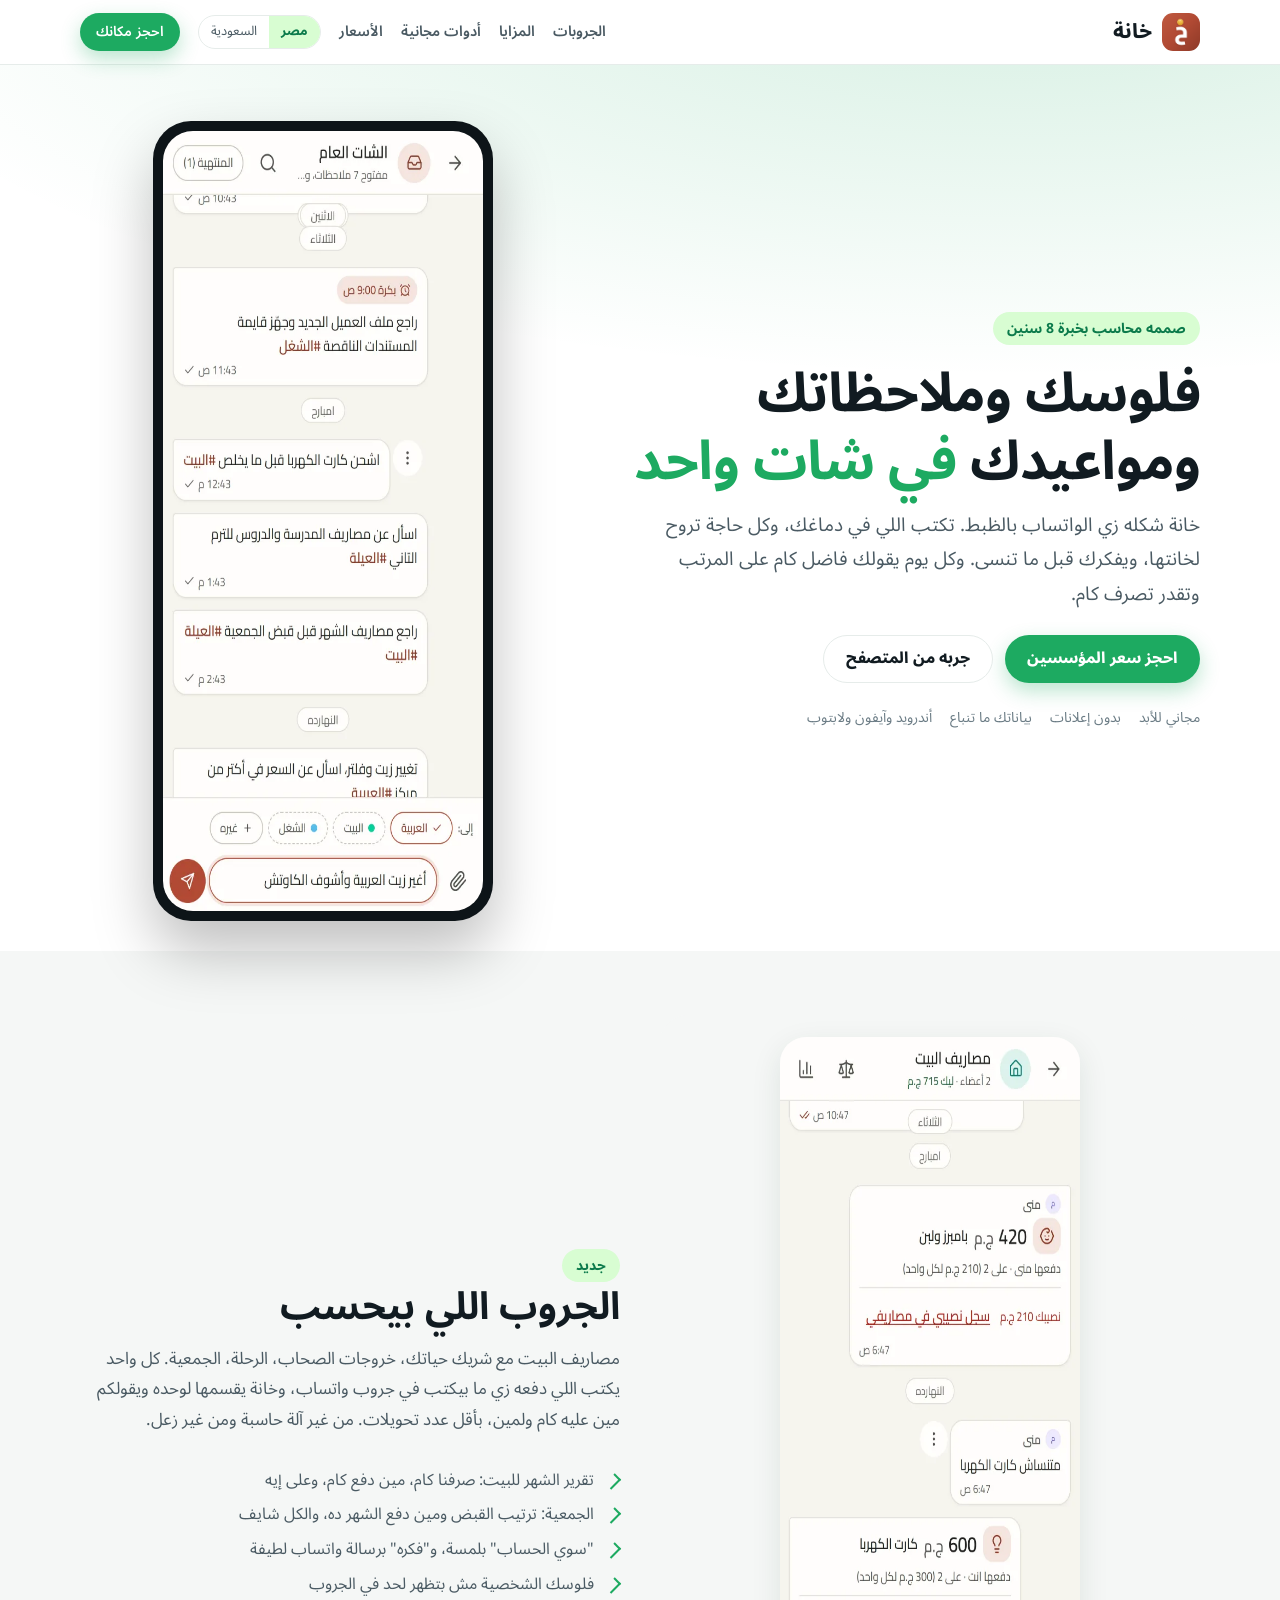
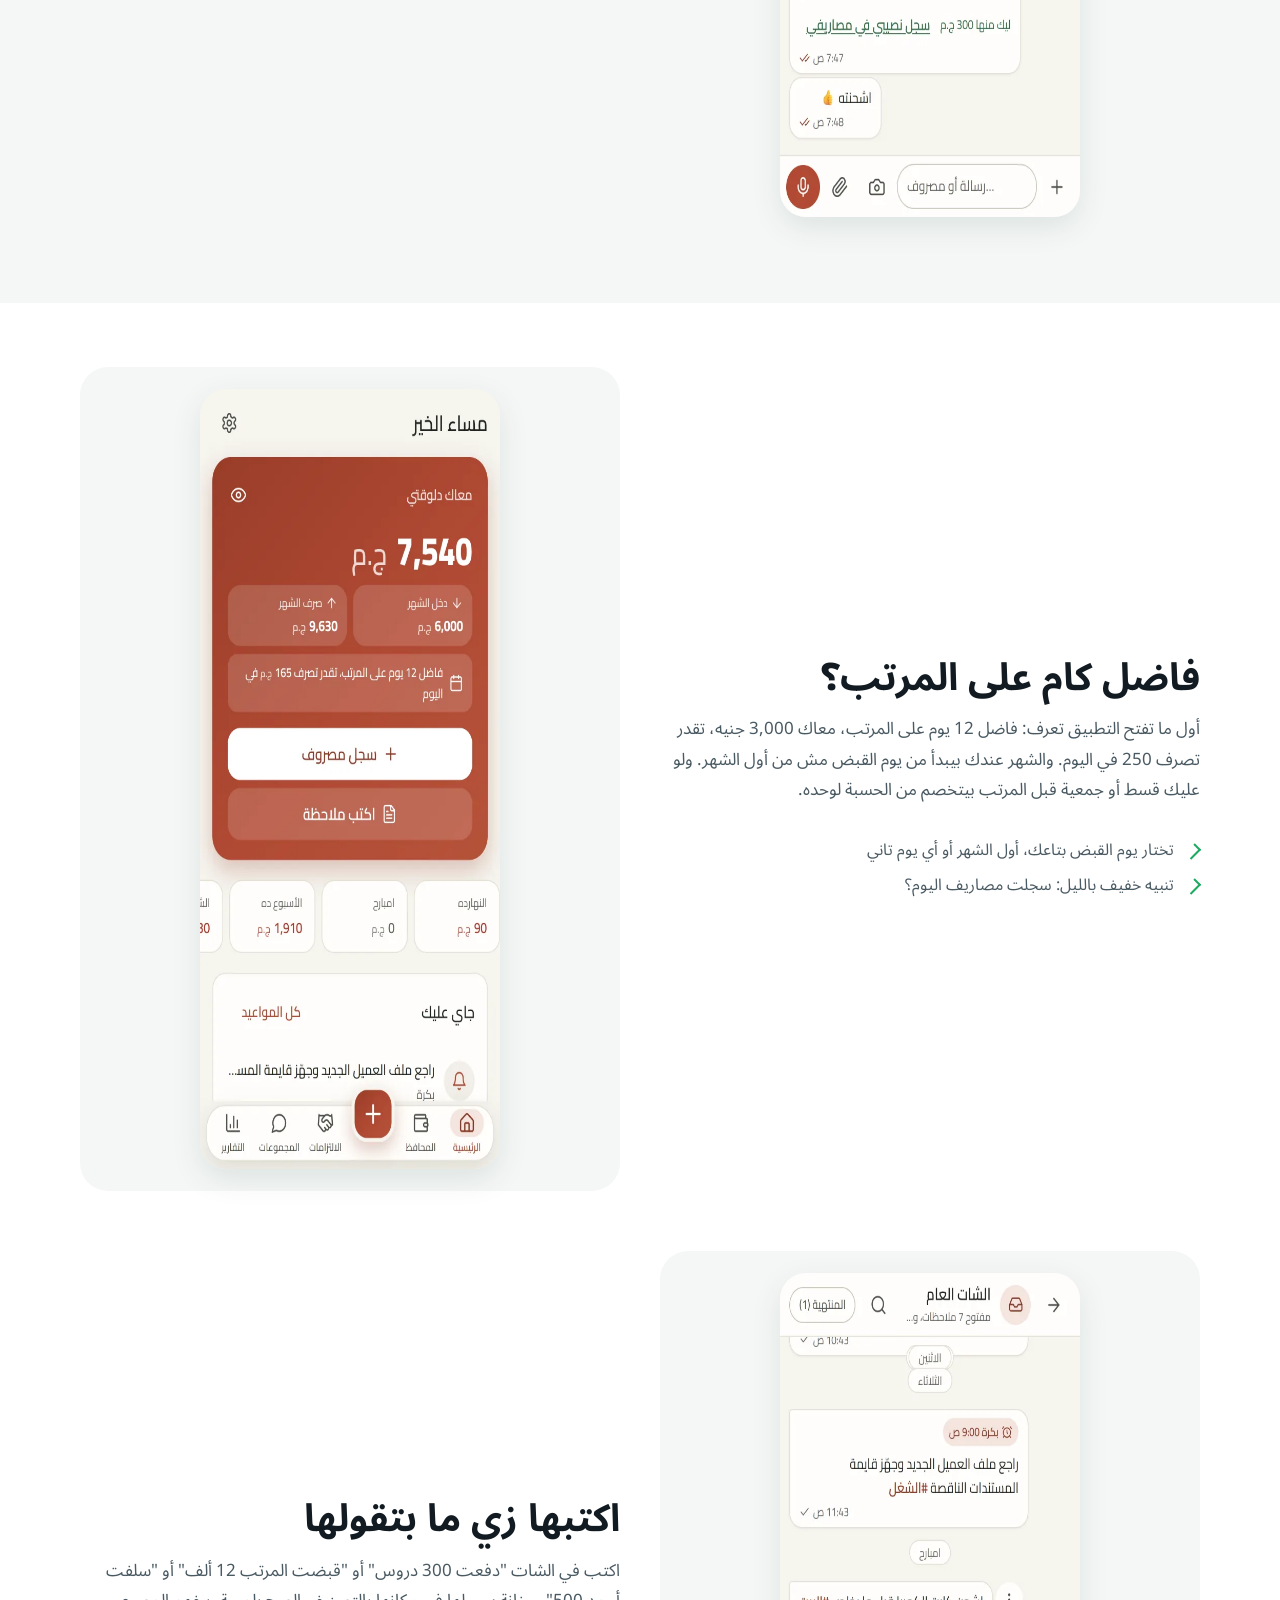
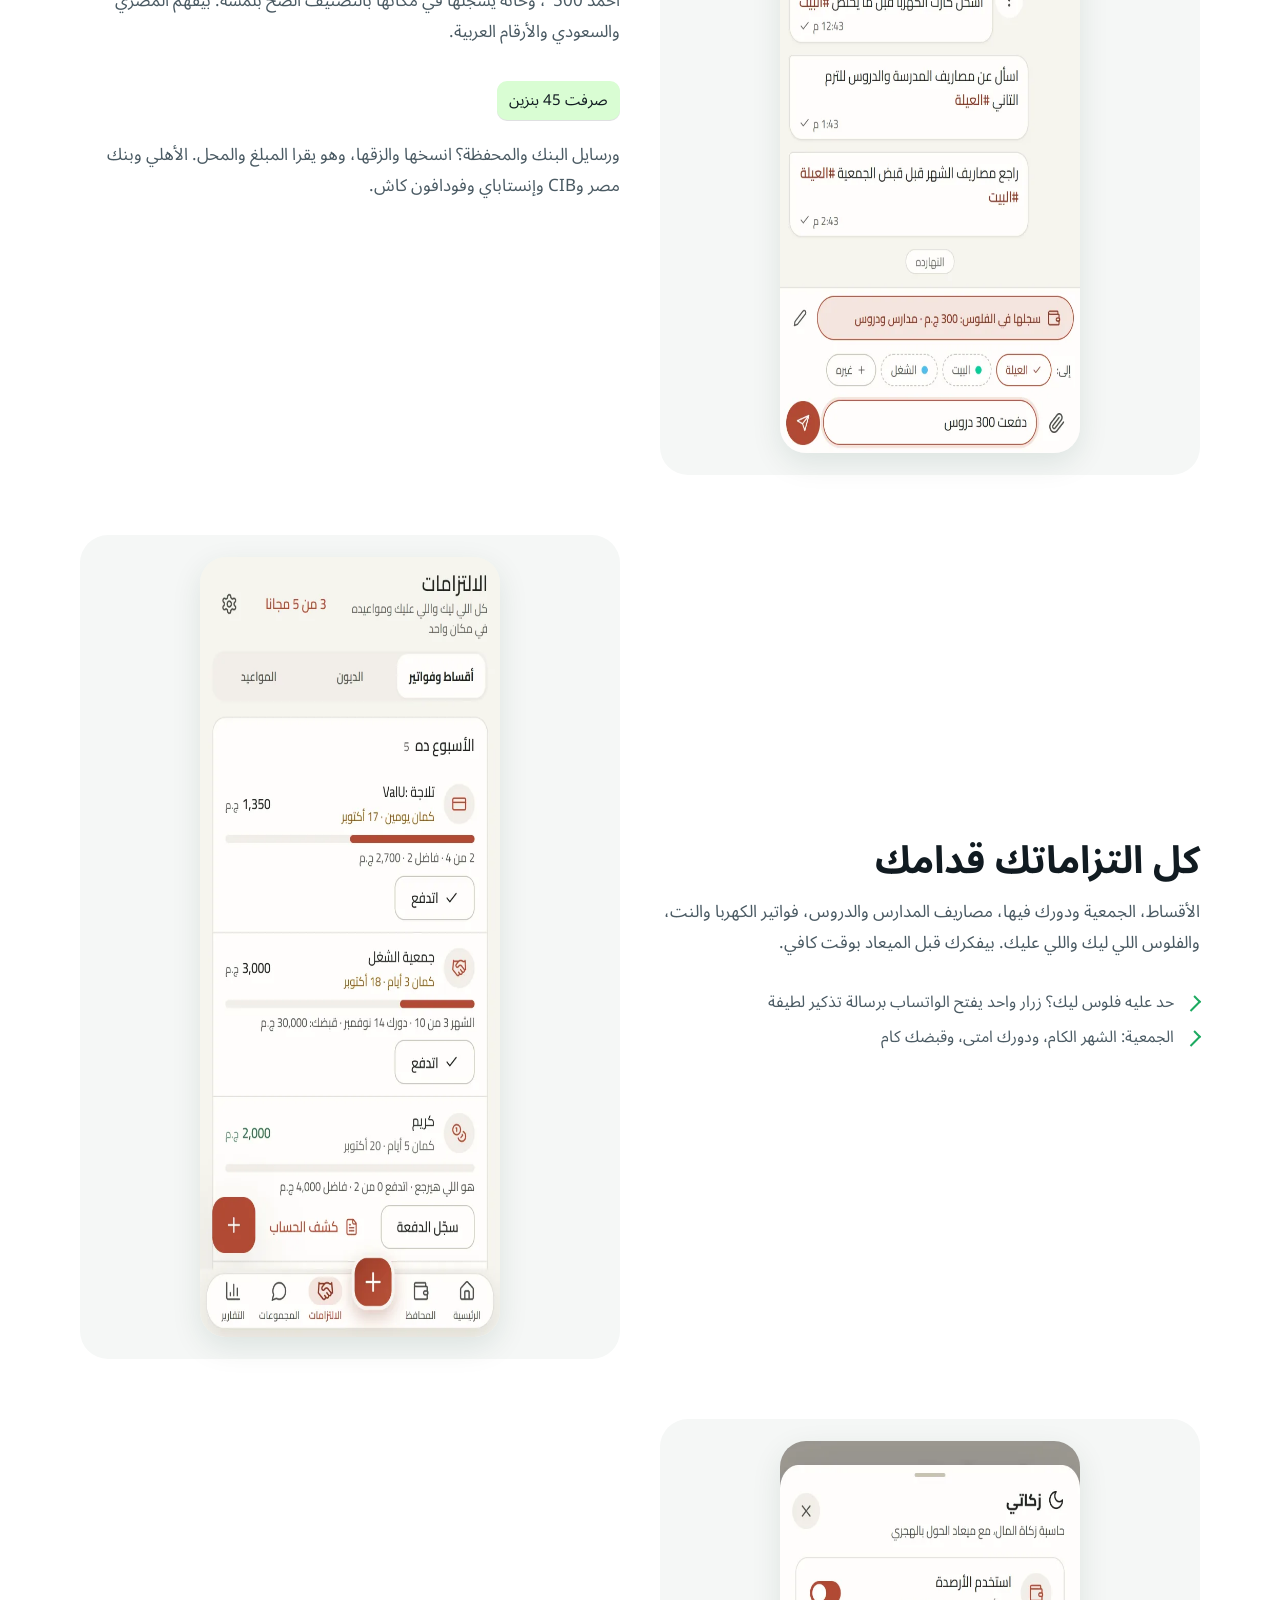
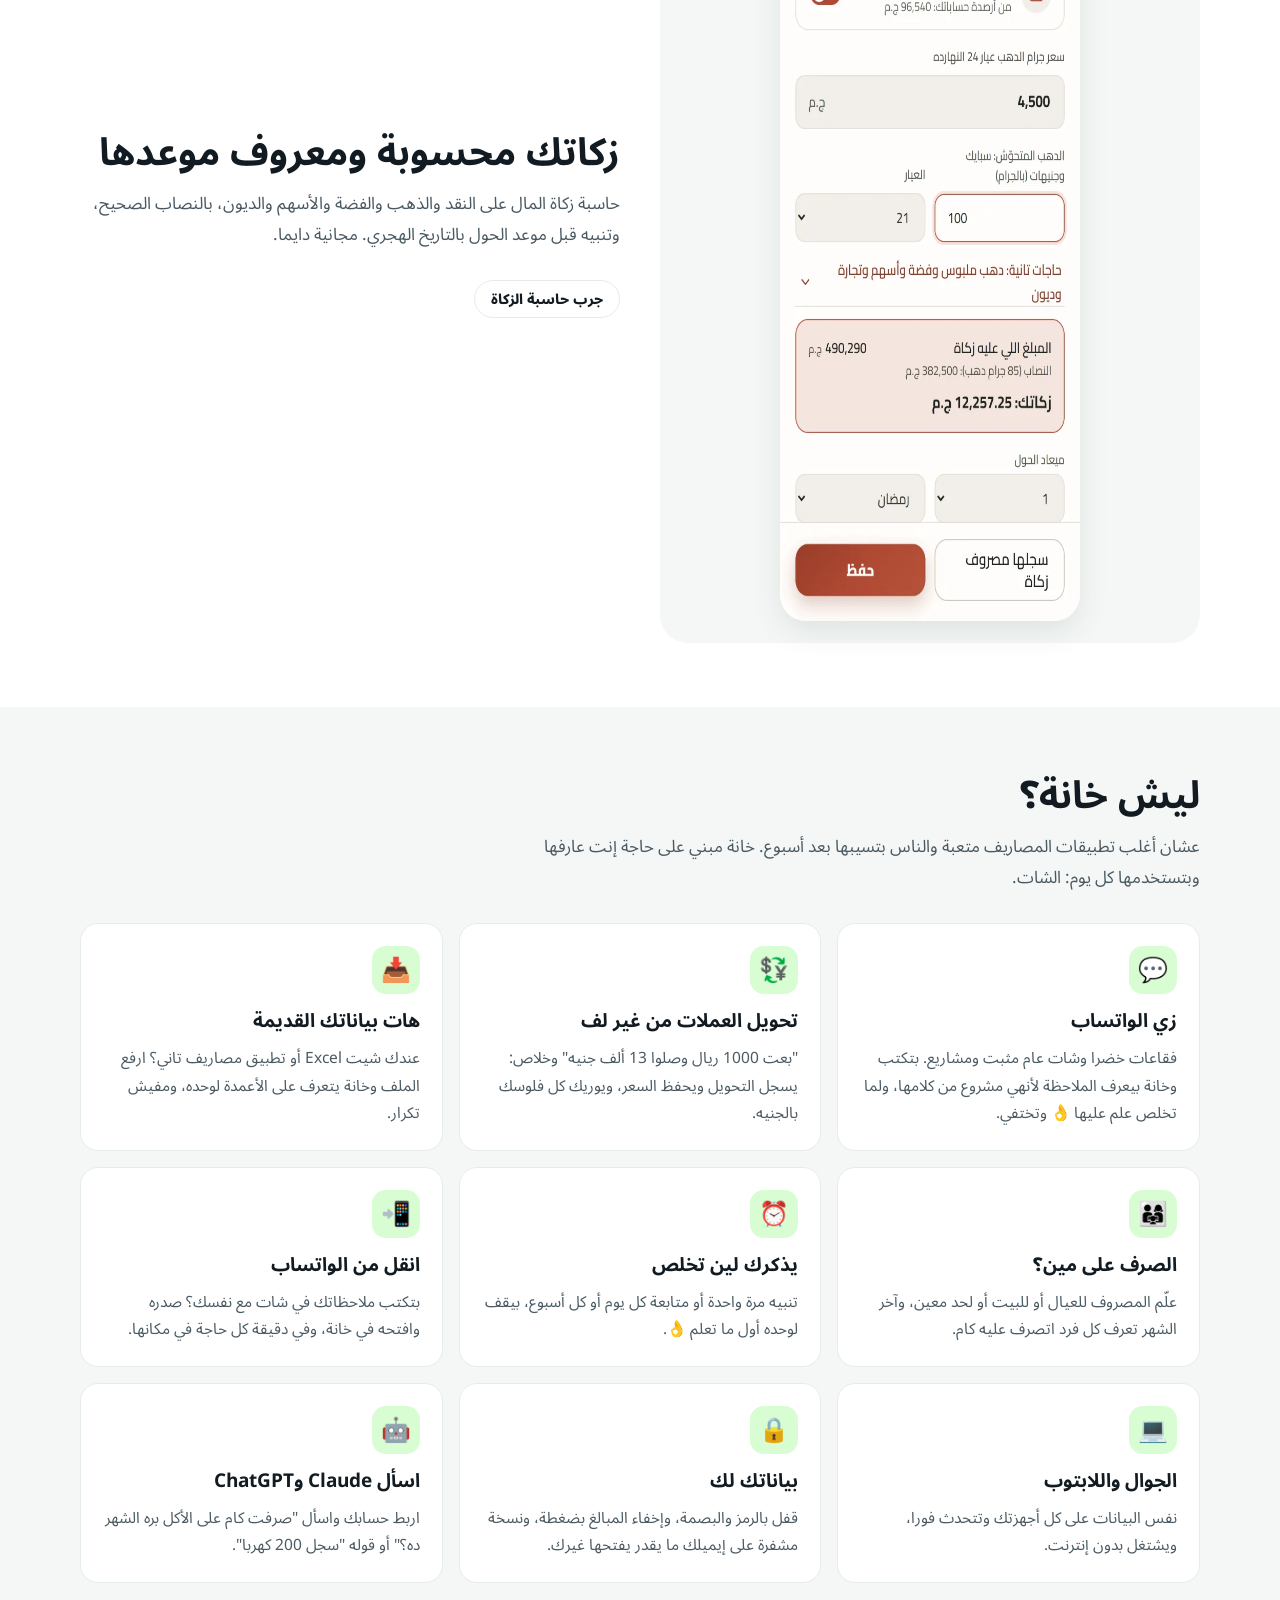
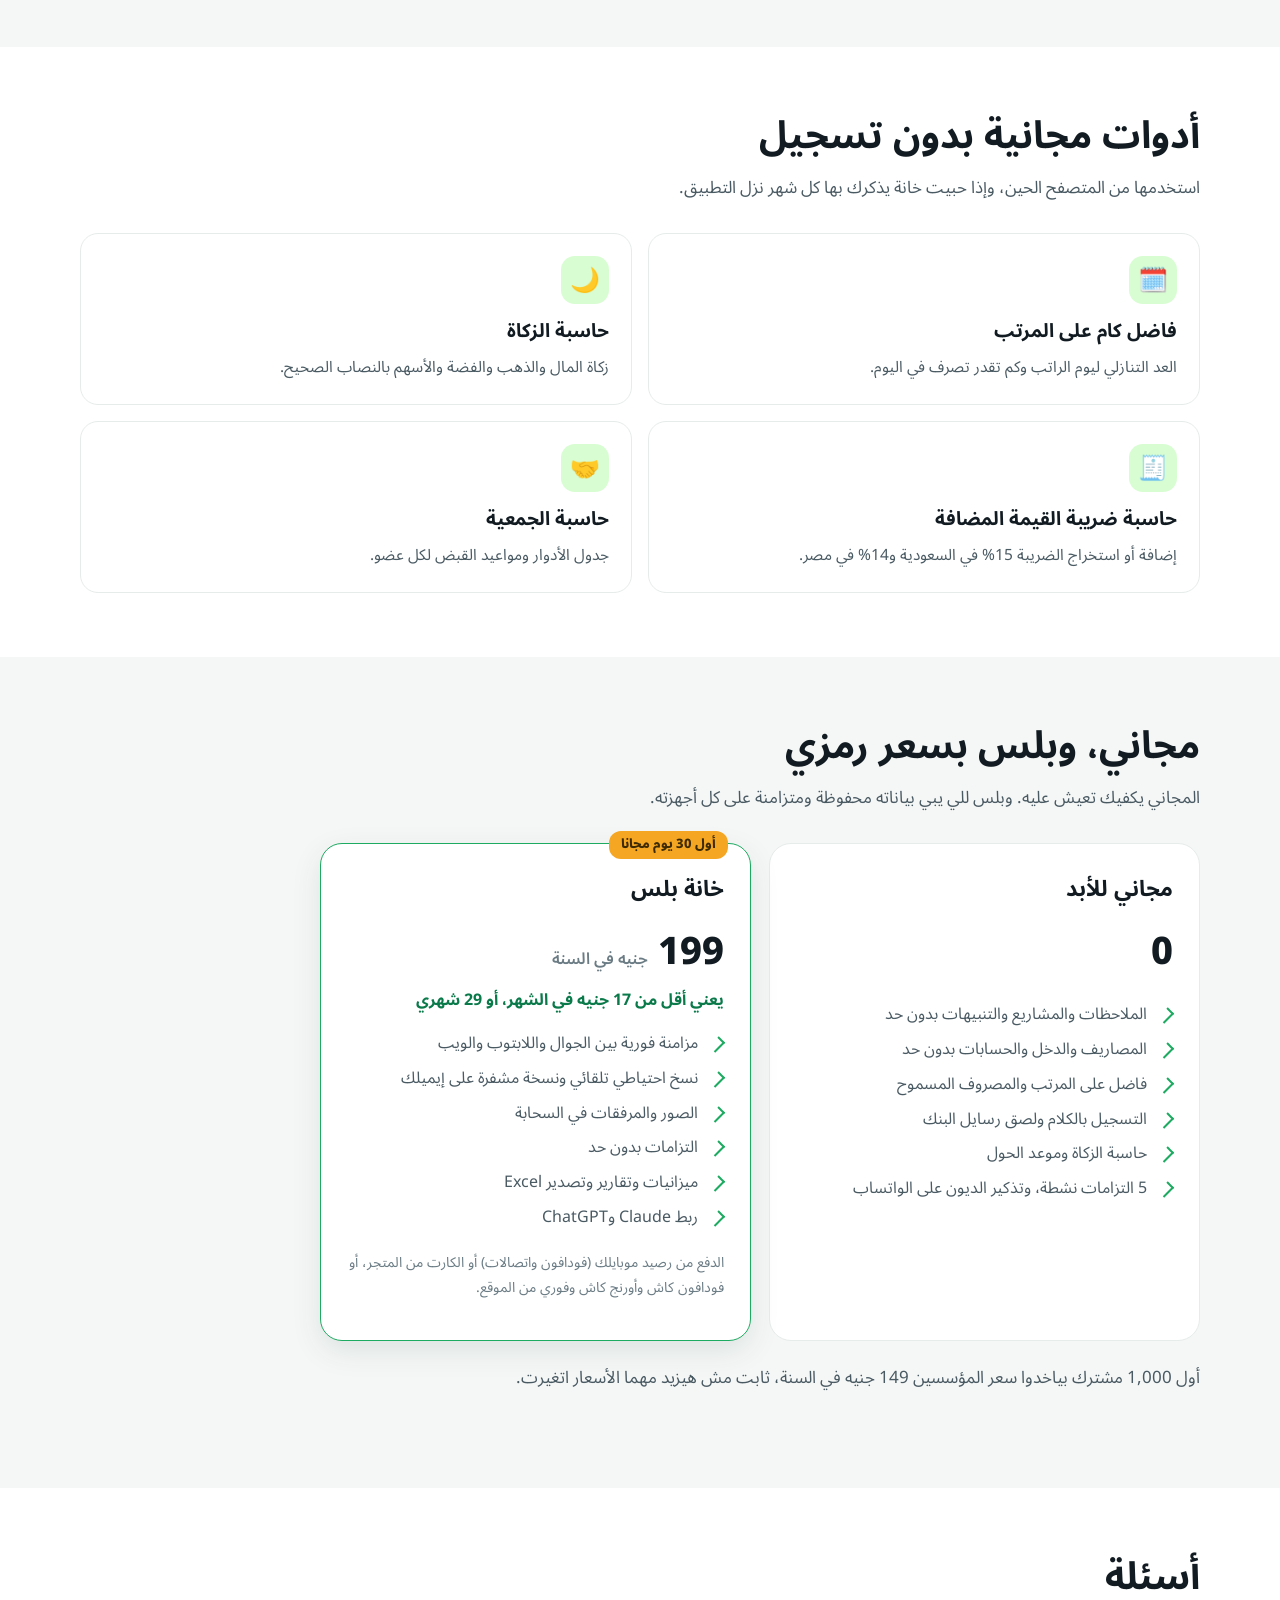
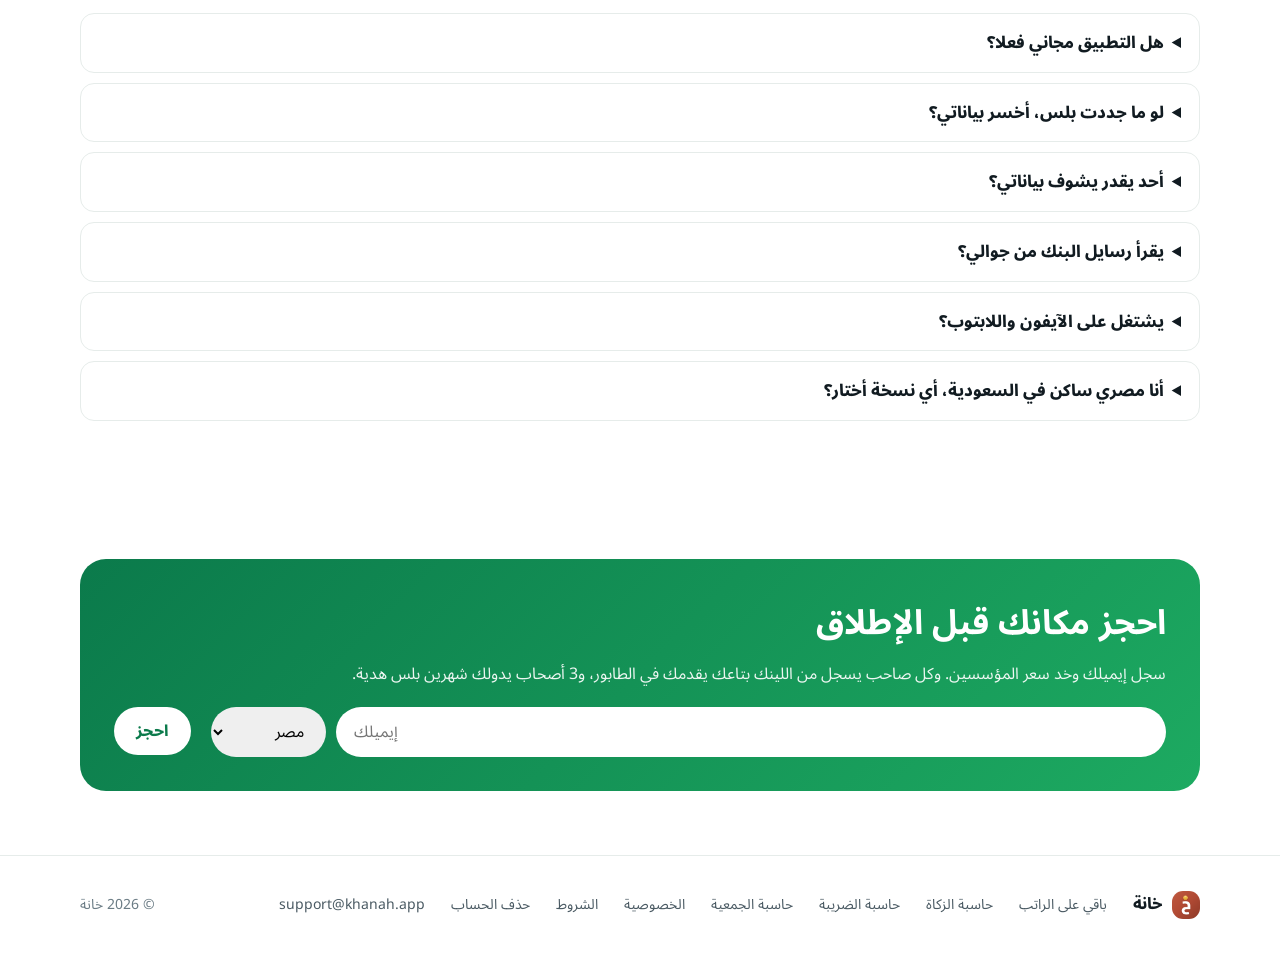
<file: index.html>
<!doctype html>
<html lang="ar" dir="rtl" data-c="EG">
<head>
<meta charset="utf-8">
<meta name="viewport" content="width=device-width, initial-scale=1">
<title>خانة: مصاريفك وملاحظاتك ومواعيدك في شات واحد زي الواتساب</title>
<meta name="description" content="تطبيق خانة يرتب فلوسك ومواعيدك: باقي كم على الراتب وكم تقدر تصرف في اليوم، تسجيل المصروف بالكلام، الأقساط والجمعية والإقامة والديون، وحاسبة الزكاة. مجاني.">
<meta name="theme-color" content="#1DAA61">
<link rel="canonical" href="https://khanah.app/">
<meta property="og:type" content="website">
<meta property="og:title" content="خانة: كل شي في خانته">
<meta property="og:description" content="فلوسك وملاحظاتك ومواعيدك في شات واحد زي الواتساب. مجاني.">
<meta property="og:image" content="https://khanah.app/assets/og.png">
<meta property="og:locale" content="ar_EG">
<meta name="twitter:card" content="summary_large_image">
<link rel="icon" href="assets/icon-192.png">
<link rel="apple-touch-icon" href="assets/apple-touch-icon.png">
<link rel="preconnect" href="https://fonts.googleapis.com">
<link rel="preconnect" href="https://fonts.gstatic.com" crossorigin>
<link href="https://fonts.googleapis.com/css2?family=Noto+Sans+Arabic:wght@400;600;700;800&display=swap" rel="stylesheet">
<link rel="stylesheet" href="assets/site.css">
<script type="application/ld+json">
{"@context":"https://schema.org","@type":"SoftwareApplication","name":"خانة Khanah","applicationCategory":"FinanceApplication","operatingSystem":"Android, iOS, Windows, macOS, Web","offers":{"@type":"Offer","price":"0","priceCurrency":"EGP"},"description":"فلوسك وملاحظاتك ومواعيدك في شات واحد زي الواتساب."}
</script>
</head>
<body>
<header class="top">
  <div class="wrap">
    <a class="logo" href="./"><img src="assets/icon-192.png" alt="">خانة</a>
    <nav class="nav">
      <a class="hide-m" href="#groups">الجروبات</a>
      <a class="hide-m" href="#features">المزايا</a>
      <a class="hide-m" href="#tools">أدوات مجانية</a>
      <a class="hide-m" href="#pricing">الأسعار</a>
      <div class="pill-sw" role="group" aria-label="النسخة"><button data-set-c="EG">مصر</button><button data-set-c="SA">السعودية</button></div>
      <a class="btn pri sm" href="#join">احجز مكانك</a>
    </nav>
  </div>
</header>

<main>
  <section class="hero">
    <div class="wrap">
      <div>
        <span class="kicker">صممه محاسب بخبرة 8 سنين</span>
        <h1>فلوسك وملاحظاتك ومواعيدك <em>في شات واحد</em></h1>
        <p class="lead">
          <span data-only="SA">خانة شكله زي الواتساب بالضبط. تكتب اللي في بالك، وكل شي يروح لخانته، ويذكرك قبل ما تنسى. وكل يوم يقول لك باقي كم على الراتب وكم تقدر تصرف.</span>
          <span data-only="EG">خانة شكله زي الواتساب بالظبط. تكتب اللي في دماغك، وكل حاجة تروح لخانتها، ويفكرك قبل ما تنسى. وكل يوم يقولك فاضل كام على المرتب وتقدر تصرف كام.</span>
        </p>
        <div class="cta">
          <a class="btn pri" href="#join"><span data-only="SA">احجز سعر المؤسسين</span><span data-only="EG">احجز سعر المؤسسين</span></a>
          <a class="btn sec" href="https://app.khanah.app" rel="noopener">جربه من المتصفح</a>
        </div>
        <div class="trust">
          <span>مجاني للأبد</span>
          <span>بدون إعلانات</span>
          <span>بياناتك ما تنباع</span>
          <span>أندرويد وآيفون ولابتوب</span>
        </div>
      </div>
      <div class="phone"><img src="assets/shots/2-chat.webp" alt="شاشة الشات في تطبيق خانة" width="390" height="780"></div>
    </div>
  </section>

  <section id="groups" class="alt">
    <div class="wrap">
      <div class="feature rev">
        <div>
          <span class="kicker">جديد</span>
          <h2 class="h2"><span data-only="EG">الجروب اللي بيحسب</span><span data-only="SA">الجروب اللي يحسب</span></h2>
          <p class="sub">
            <span data-only="EG">مصاريف البيت مع شريك حياتك، خروجات الصحاب، الرحلة، الجمعية. كل واحد يكتب اللي دفعه زي ما بيكتب في جروب واتساب، وخانة يقسمها لوحده ويقولكم مين عليه كام ولمين، بأقل عدد تحويلات. من غير آلة حاسبة ومن غير زعل.</span>
            <span data-only="SA">مصاريف البيت مع شريك حياتك، طلعات الشباب، الكشتة، الجمعية. كل واحد يكتب اللي دفعه زي ما يكتب في جروب واتساب، وخانة يقسمها لحاله ويقول لكم مين عليه كم ولمين، بأقل عدد تحويلات. بدون آلة حاسبة وبدون إحراج.</span>
          </p>
          <ul class="ticks">
            <li><span data-only="EG">تقرير الشهر للبيت: صرفنا كام، مين دفع كام، وعلى إيه</span><span data-only="SA">تقرير الشهر للبيت: كم صرفنا، ومن دفع كم، وعلى إيش</span></li>
            <li><span data-only="EG">الجمعية: ترتيب القبض ومين دفع الشهر ده، والكل شايف</span><span data-only="SA">الجمعية: ترتيب القبض ومن دفع هالشهر، والكل يشوف</span></li>
            <li><span data-only="EG">"سوي الحساب" بلمسة، و"فكره" برسالة واتساب لطيفة</span><span data-only="SA">"سوّ الحساب" بلمسة، و"ذكّره" برسالة واتساب لطيفة</span></li>
            <li><span data-only="EG">فلوسك الشخصية مش بتظهر لحد في الجروب</span><span data-only="SA">فلوسك الشخصية ما تظهر لأحد في الجروب</span></li>
          </ul>
        </div>
        <div class="shot"><img src="assets/shots/7-group.webp" alt="جروب مصاريف مشترك في خانة" loading="lazy" width="390" height="780"></div>
      </div>
    </div>
  </section>

  <section id="features">
    <div class="wrap">
      <div class="feature">
        <div>
          <h2 class="h2"><span data-only="SA">باقي كم على الراتب؟</span><span data-only="EG">فاضل كام على المرتب؟</span></h2>
          <p class="sub">
            <span data-only="SA">أول ما تفتح التطبيق تعرف: باقي 12 يوم على الراتب، معك 1,020 ريال، تقدر تصرف 85 في اليوم. والشهر عندك يبدأ من يوم الراتب مو من أول الشهر. وإذا عليك قسط قبل الراتب ينخصم من الحسبة لحاله.</span>
            <span data-only="EG">أول ما تفتح التطبيق تعرف: فاضل 12 يوم على المرتب، معاك 3,000 جنيه، تقدر تصرف 250 في اليوم. والشهر عندك بيبدأ من يوم القبض مش من أول الشهر. ولو عليك قسط أو جمعية قبل المرتب بيتخصم من الحسبة لوحده.</span>
          </p>
          <ul class="ticks">
            <li data-only="SA">راتب الحكومة يوم 27، وإذا جا جمعة أو سبت يحسبه الخميس</li>
            <li data-only="EG">تختار يوم القبض بتاعك، أول الشهر أو أي يوم تاني</li>
            <li>تنبيه خفيف بالليل: سجلت مصاريف اليوم؟</li>
          </ul>
        </div>
        <div class="shot"><img src="assets/shots/3-money.webp" alt="كارت باقي على الراتب" loading="lazy" width="390" height="780"></div>
      </div>

      <div class="feature rev">
        <div>
          <h2 class="h2"><span data-only="SA">اكتبها مثل ما تقولها</span><span data-only="EG">اكتبها زي ما بتقولها</span></h2>
          <p class="sub">
            <span data-only="SA">اكتب في الشات "صرفت 45 بنزين" أو "نزل الراتب 12 ألف" أو "سلفت خالد 500"، وخانة يسجلها في مكانها بالتصنيف الصح بلمسة. يفهم السعودي والمصري والأرقام العربية.</span>
            <span data-only="EG">اكتب في الشات "دفعت 300 دروس" أو "قبضت المرتب 12 ألف" أو "سلفت أحمد 500"، وخانة يسجلها في مكانها بالتصنيف الصح بلمسة. بيفهم المصري والسعودي والأرقام العربية.</span>
          </p>
          <p><span class="bubble">صرفت 45 بنزين</span></p>
          <p class="sub" style="margin-top:14px">
            <span data-only="SA">ورسايل البنك؟ انسخها والصقها، ويقرأ المبلغ والمتجر والبطاقة. الراجحي والأهلي والإنماء وSTC Bank وغيرهم.</span>
            <span data-only="EG">ورسايل البنك والمحفظة؟ انسخها والزقها، وهو يقرا المبلغ والمحل. الأهلي وبنك مصر وCIB وإنستاباي وفودافون كاش.</span>
          </p>
        </div>
        <div class="shot"><img src="assets/shots/4-chip.webp" alt="تسجيل مصروف من الشات بلمسة" loading="lazy" width="390" height="780"></div>
      </div>

      <div class="feature">
        <div>
          <h2 class="h2"><span data-only="SA">كل التزاماتك قدامك</span><span data-only="EG">كل التزاماتك قدامك</span></h2>
          <p class="sub">
            <span data-only="SA">الأقساط، الجمعية ودورك فيها، الاشتراكات، الديون اللي لك واللي عليك، وتاريخ انتهاء الإقامة والجواز والاستمارة والتأمين. يذكرك قبلها بوقت كافي، بالهجري أو الميلادي.</span>
            <span data-only="EG">الأقساط، الجمعية ودورك فيها، مصاريف المدارس والدروس، فواتير الكهربا والنت، والفلوس اللي ليك واللي عليك. بيفكرك قبل الميعاد بوقت كافي.</span>
          </p>
          <ul class="ticks">
            <li><span data-only="SA">فلوسك عند أحد؟ زر واحد يفتح الواتساب برسالة تذكير مهذبة</span><span data-only="EG">حد عليه فلوس ليك؟ زرار واحد يفتح الواتساب برسالة تذكير لطيفة</span></li>
            <li>الجمعية: الشهر الكام، ودورك امتى، وقبضك كام</li>
          </ul>
        </div>
        <div class="shot"><img src="assets/shots/5-oblig.webp" alt="شاشة الالتزامات" loading="lazy" width="390" height="780"></div>
      </div>

      <div class="feature rev">
        <div>
          <h2 class="h2">زكاتك محسوبة ومعروف موعدها</h2>
          <p class="sub">حاسبة زكاة المال على النقد والذهب والفضة والأسهم والديون، بالنصاب الصحيح، وتنبيه قبل موعد الحول بالتاريخ الهجري. مجانية دايما.</p>
          <p><a class="btn sec sm" href="tools/zakat.html">جرب حاسبة الزكاة</a></p>
        </div>
        <div class="shot"><img src="assets/shots/6-zakat.webp" alt="حاسبة الزكاة" loading="lazy" width="390" height="780"></div>
      </div>
    </div>
  </section>

  <section class="alt">
    <div class="wrap">
      <h2 class="h2">ليش خانة؟</h2>
      <p class="sub"><span data-only="SA">لأن أغلب تطبيقات المصاريف متعبة وتنتركها بعد أسبوع. خانة مبني على شي تعرفه وتستخدمه كل يوم: الشات.</span><span data-only="EG">عشان أغلب تطبيقات المصاريف متعبة والناس بتسيبها بعد أسبوع. خانة مبني على حاجة إنت عارفها وبتستخدمها كل يوم: الشات.</span></p>
      <div class="grid3">
        <div class="card"><div class="ico">💬</div><h3>زي الواتساب</h3><p><span data-only="SA">فقاعات خضرا وشات عام مثبت ومشاريع. تكتب وخانة يعرف الملاحظة لأي مشروع من كلامها، وإذا خلصت منها حط 👌 وتختفي.</span><span data-only="EG">فقاعات خضرا وشات عام مثبت ومشاريع. بتكتب وخانة بيعرف الملاحظة لأنهي مشروع من كلامها، ولما تخلص علم عليها 👌 وتختفي.</span></p></div>
        <div class="card"><div class="ico">💱</div><h3><span data-only="EG">تحويل العملات من غير لف</span><span data-only="SA">الحوالات بدون تعقيد</span></h3><p><span data-only="EG">"بعت 1000 ريال وصلوا 13 ألف جنيه" وخلاص: يسجل التحويل ويحفظ السعر، ويوريك كل فلوسك بالجنيه.</span><span data-only="SA">"حولت 1000 ريال ووصل 13 ألف جنيه" وبس: يسجل الحوالة ويحفظ السعر، ويوريك كل فلوسك بالريال.</span></p></div>
        <div class="card"><div class="ico">📥</div><h3><span data-only="EG">هات بياناتك القديمة</span><span data-only="SA">انقل بياناتك القديمة</span></h3><p><span data-only="EG">عندك شيت Excel أو تطبيق مصاريف تاني؟ ارفع الملف وخانة يتعرف على الأعمدة لوحده، ومفيش تكرار.</span><span data-only="SA">عندك شيت Excel أو تطبيق مصاريف ثاني؟ ارفع الملف وخانة يتعرف على الأعمدة لحاله، وبدون تكرار.</span></p></div>
        <div class="card"><div class="ico">👨‍👩‍👧</div><h3><span data-only="EG">الصرف على مين؟</span><span data-only="SA">الصرف على مين؟</span></h3><p><span data-only="EG">علّم المصروف للعيال أو للبيت أو لحد معين، وآخر الشهر تعرف كل فرد اتصرف عليه كام.</span><span data-only="SA">علّم المصروف للعيال أو للبيت أو لشخص معين، وآخر الشهر تعرف كل فرد انصرف عليه كم.</span></p></div>
        <div class="card"><div class="ico">⏰</div><h3>يذكرك لين تخلص</h3><p><span data-only="SA">تنبيه مرة وحدة أو متابعة كل يوم أو كل أسبوع، يوقف لحاله أول ما تحط 👌.</span><span data-only="EG">تنبيه مرة واحدة أو متابعة كل يوم أو كل أسبوع، بيقف لوحده أول ما تعلم 👌.</span></p></div>
        <div class="card"><div class="ico">📲</div><h3>انقل من الواتساب</h3><p><span data-only="SA">تكتب ملاحظاتك في شات مع نفسك؟ صدره وافتحه في خانة، وفي دقيقة كل شي في مكانه.</span><span data-only="EG">بتكتب ملاحظاتك في شات مع نفسك؟ صدره وافتحه في خانة، وفي دقيقة كل حاجة في مكانها.</span></p></div>
        <div class="card"><div class="ico">💻</div><h3>الجوال واللابتوب</h3><p>نفس البيانات على كل أجهزتك وتتحدث فورا، ويشتغل بدون إنترنت.</p></div>
        <div class="card"><div class="ico">🔒</div><h3>بياناتك لك</h3><p>قفل بالرمز والبصمة، وإخفاء المبالغ بضغطة، ونسخة مشفرة على إيميلك ما يقدر يفتحها غيرك.</p></div>
        <div class="card"><div class="ico">🤖</div><h3>اسأل Claude وChatGPT</h3><p><span data-only="SA">اربط حسابك واسأل "كم صرفت على المطاعم هالشهر؟" أو قل له "سجل 200 كهرباء".</span><span data-only="EG">اربط حسابك واسأل "صرفت كام على الأكل بره الشهر ده؟" أو قوله "سجل 200 كهربا".</span></p></div>
      </div>
    </div>
  </section>

  <section id="tools">
    <div class="wrap">
      <h2 class="h2">أدوات مجانية بدون تسجيل</h2>
      <p class="sub">استخدمها من المتصفح الحين، وإذا حبيت خانة يذكرك بها كل شهر نزل التطبيق.</p>
      <div class="grid2">
        <a class="card" href="tools/salary.html" style="text-decoration:none;color:inherit"><div class="ico">🗓️</div><h3><span data-only="SA">كم باقي على الراتب</span><span data-only="EG">فاضل كام على المرتب</span></h3><p>العد التنازلي ليوم الراتب وكم تقدر تصرف في اليوم.</p></a>
        <a class="card" href="tools/zakat.html" style="text-decoration:none;color:inherit"><div class="ico">🌙</div><h3>حاسبة الزكاة</h3><p>زكاة المال والذهب والفضة والأسهم بالنصاب الصحيح.</p></a>
        <a class="card" href="tools/vat.html" style="text-decoration:none;color:inherit"><div class="ico">🧾</div><h3>حاسبة ضريبة القيمة المضافة</h3><p>إضافة أو استخراج الضريبة 15% في السعودية و14% في مصر.</p></a>
        <a class="card" href="tools/jamiya.html" style="text-decoration:none;color:inherit"><div class="ico">🤝</div><h3>حاسبة الجمعية</h3><p>جدول الأدوار ومواعيد القبض لكل عضو.</p></a>
      </div>
    </div>
  </section>

  <section id="pricing" class="alt">
    <div class="wrap">
      <h2 class="h2">مجاني، وبلس بسعر رمزي</h2>
      <p class="sub">المجاني يكفيك تعيش عليه. وبلس للي يبي بياناته محفوظة ومتزامنة على كل أجهزته.</p>
      <div class="plans">
        <div class="plan">
          <h3>مجاني للأبد</h3>
          <p class="price">0</p>
          <ul class="ticks">
            <li>الملاحظات والمشاريع والتنبيهات بدون حد</li>
            <li>المصاريف والدخل والحسابات بدون حد</li>
            <li><span data-only="SA">باقي على الراتب والمصروف المسموح</span><span data-only="EG">فاضل على المرتب والمصروف المسموح</span></li>
            <li>التسجيل بالكلام ولصق رسايل البنك</li>
            <li>حاسبة الزكاة وموعد الحول</li>
            <li>5 التزامات نشطة، وتذكير الديون على الواتساب</li>
          </ul>
        </div>
        <div class="plan best">
          <span class="tag">أول 30 يوم مجانا</span>
          <h3>خانة بلس</h3>
          <p class="price"><span data-only="SA">49 <small>ريال في السنة</small></span><span data-only="EG">199 <small>جنيه في السنة</small></span></p>
          <p class="price-note"><span data-only="SA">يعني 4 ريال في الشهر، أو 7.99 شهري</span><span data-only="EG">يعني أقل من 17 جنيه في الشهر، أو 29 شهري</span></p>
          <ul class="ticks">
            <li>مزامنة فورية بين الجوال واللابتوب والويب</li>
            <li>نسخ احتياطي تلقائي ونسخة مشفرة على إيميلك</li>
            <li>الصور والمرفقات في السحابة</li>
            <li>التزامات بدون حد</li>
            <li>ميزانيات وتقارير وتصدير Excel</li>
            <li>ربط Claude وChatGPT</li>
          </ul>
          <p class="pay"><span data-only="SA">الدفع من رصيد جوالك (STC وموبايلي وزين) أو البطاقة، عن طريق متجر جوجل أو أبل.</span><span data-only="EG">الدفع من رصيد موبايلك (فودافون واتصالات) أو الكارت من المتجر، أو فودافون كاش وأورنج كاش وفوري من الموقع.</span></p>
        </div>
      </div>
      <p class="sub" style="margin-top:22px"><span data-only="SA">أول 1,000 مشترك ياخذون سعر المؤسسين 39 ريال في السنة، ثابت ما يزيد مهما تغيرت الأسعار.</span><span data-only="EG">أول 1,000 مشترك بياخدوا سعر المؤسسين 149 جنيه في السنة، ثابت مش هيزيد مهما الأسعار اتغيرت.</span></p>
    </div>
  </section>

  <section>
    <div class="wrap">
      <h2 class="h2">أسئلة</h2>
      <details><summary>هل التطبيق مجاني فعلا؟</summary><p>إيه. كل شي على جهازك مجاني بدون حد وبدون إعلانات. بلس اختياري للمزامنة والنسخ التلقائي.</p></details>
      <details><summary>لو ما جددت بلس، أخسر بياناتي؟</summary><p>لا. بياناتك تبقى على أجهزتك وتقدر تصدرها في أي وقت. اللي يوقف بس هو المزامنة.</p></details>
      <details><summary>أحد يقدر يشوف بياناتي؟</summary><p>لا. كل حساب معزول عن غيره، والاتصال مشفر، والنسخة على الإيميل تقدر تشفرها بكلمة سر ما نعرفها. ولا نبيع بيانات ولا نعرض إعلانات.</p></details>
      <details><summary>يقرأ رسايل البنك من جوالي؟</summary><p>لا، ما يطلب صلاحية الرسايل. إنت تنسخ الرسالة وتلصقها، أو تشاركها للتطبيق، وهو يقرأ المبلغ.</p></details>
      <details><summary>يشتغل على الآيفون واللابتوب؟</summary><p>إيه. أندرويد وآيفون، وعلى ويندوز والماك من المتصفح وتقدر تثبته كبرنامج.</p></details>
      <details><summary>أنا مصري ساكن في السعودية، أي نسخة أختار؟</summary><p>نسخة السعودية (ريال وهجري ويوم 27) وتقدر تخلي الكلام مصري. وتضيف محفظة بالجنيه لتحويلاتك لأهلك.</p></details>
    </div>
  </section>

  <section id="join">
    <div class="wrap">
      <div class="wait">
        <h2>احجز مكانك قبل الإطلاق</h2>
        <p><span data-only="SA">سجل إيميلك وخذ سعر المؤسسين. وكل صاحب يسجل من رابطك يقدمك في الطابور، و3 أصحاب يعطونك شهرين بلس هدية.</span><span data-only="EG">سجل إيميلك وخد سعر المؤسسين. وكل صاحب يسجل من اللينك بتاعك يقدمك في الطابور، و3 أصحاب يدولك شهرين بلس هدية.</span></p>
        <form id="waitForm" novalidate>
          <input type="email" name="email" placeholder="إيميلك" required autocomplete="email" dir="ltr">
          <select name="country" aria-label="البلد"><option value="SA">السعودية</option><option value="EG">مصر</option><option value="OTHER">بلد آخر</option></select>
          <div id="turnstile"></div>
          <button class="btn" type="submit">احجز</button>
        </form>
        <div class="msg" id="waitMsg" role="status"></div>
      </div>
    </div>
  </section>
</main>

<footer>
  <div class="wrap">
    <a class="logo" href="./" style="font-size:16px"><img src="assets/icon-192.png" alt="" style="width:28px;height:28px">خانة</a>
    <a href="tools/salary.html">باقي على الراتب</a>
    <a href="tools/zakat.html">حاسبة الزكاة</a>
    <a href="tools/vat.html">حاسبة الضريبة</a>
    <a href="tools/jamiya.html">حاسبة الجمعية</a>
    <a href="privacy.html">الخصوصية</a>
    <a href="terms.html">الشروط</a>
    <a href="delete-account.html">حذف الحساب</a>
    <a href="mailto:support@khanah.app">support@khanah.app</a>
    <span class="copy">© 2026 خانة</span>
  </div>
</footer>
<script src="assets/site.js"></script>
</body>
</html>
</file>
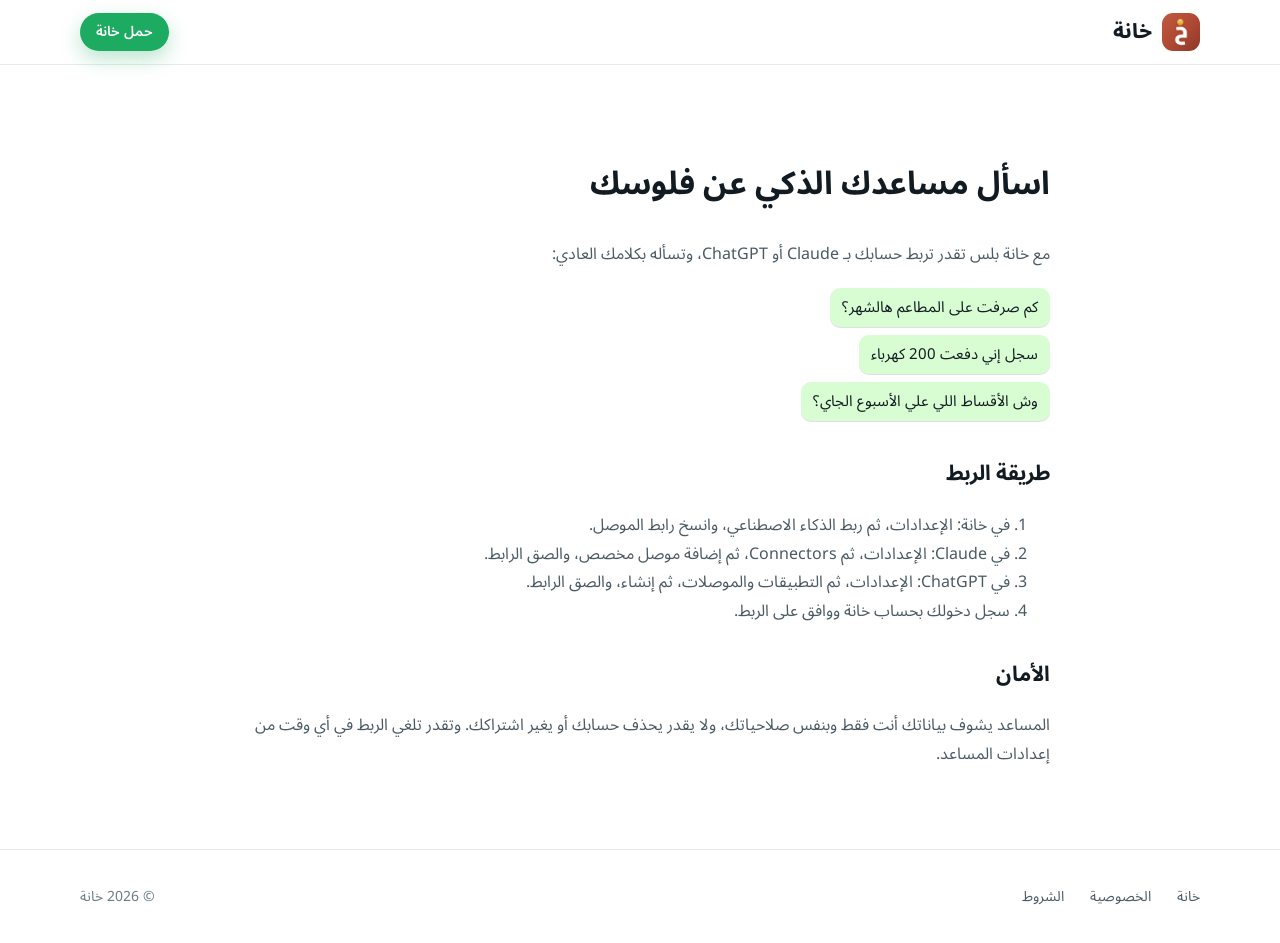
<file: ai.html>
<!doctype html>
<html lang="ar" dir="rtl">
<head>
<meta charset="utf-8">
<meta name="viewport" content="width=device-width, initial-scale=1">
<title>اربط خانة مع Claude وChatGPT | خانة</title>
<meta name="description" content="اسأل Claude أو ChatGPT عن مصاريفك وملاحظاتك في خانة، وسجل مصروف أو ملاحظة من المساعد نفسه.">
<link rel="canonical" href="https://khanah.app/ai.html">
<link rel="icon" href="assets/icon-192.png">
<link rel="preconnect" href="https://fonts.googleapis.com">
<link rel="preconnect" href="https://fonts.gstatic.com" crossorigin>
<link href="https://fonts.googleapis.com/css2?family=Noto+Sans+Arabic:wght@400;600;700;800&display=swap" rel="stylesheet">
<link rel="stylesheet" href="assets/site.css">
</head>
<body>
<header class="top"><div class="wrap"><a class="logo" href="./"><img src="assets/icon-192.png" alt="">خانة</a><nav class="nav"><a class="btn pri sm" href="./#join">حمل خانة</a></nav></div></header>
<main><section><div class="wrap legal">
<h1>اسأل مساعدك الذكي عن فلوسك</h1>
<p>مع خانة بلس تقدر تربط حسابك بـ Claude أو ChatGPT، وتسأله بكلامك العادي:</p>
<p><span class="bubble">كم صرفت على المطاعم هالشهر؟</span><br><span class="bubble">سجل إني دفعت 200 كهرباء</span><br><span class="bubble">وش الأقساط اللي علي الأسبوع الجاي؟</span></p>
<h2>طريقة الربط</h2>
<ol>
<li>في خانة: الإعدادات، ثم ربط الذكاء الاصطناعي، وانسخ رابط الموصل.</li>
<li>في Claude: الإعدادات، ثم Connectors، ثم إضافة موصل مخصص، والصق الرابط.</li>
<li>في ChatGPT: الإعدادات، ثم التطبيقات والموصلات، ثم إنشاء، والصق الرابط.</li>
<li>سجل دخولك بحساب خانة ووافق على الربط.</li>
</ol>
<h2>الأمان</h2>
<p>المساعد يشوف بياناتك أنت فقط وبنفس صلاحياتك، ولا يقدر يحذف حسابك أو يغير اشتراكك. وتقدر تلغي الربط في أي وقت من إعدادات المساعد.</p>
</div></section></main>
<footer><div class="wrap"><a href="./">خانة</a><a href="privacy.html">الخصوصية</a><a href="terms.html">الشروط</a><span class="copy">© 2026 خانة</span></div></footer>
</body>
</html>
</file>
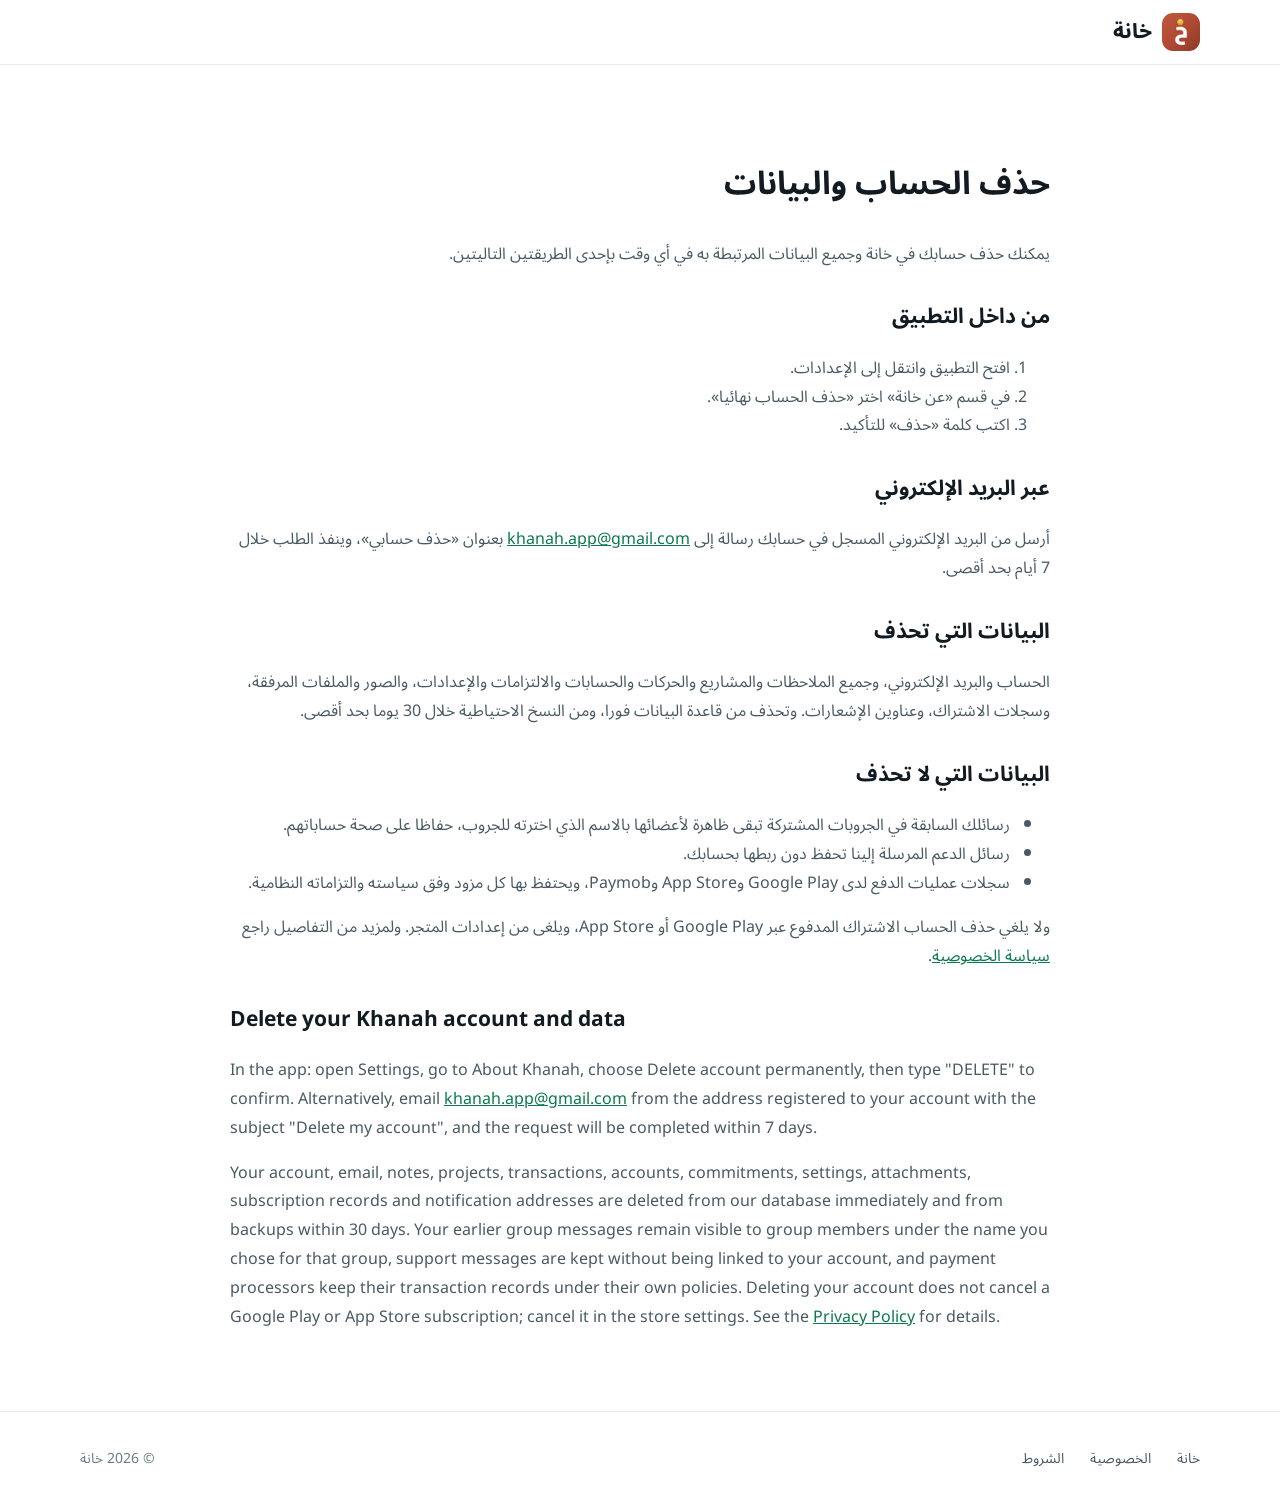
<file: delete-account.html>
<!doctype html>
<html lang="ar" dir="rtl">
<head>
<meta charset="utf-8">
<meta name="viewport" content="width=device-width, initial-scale=1">
<title>حذف الحساب والبيانات | خانة</title>
<link rel="canonical" href="https://accjobs87-boop.github.io/khanah-site/delete-account.html">
<link rel="icon" href="assets/icon-192.png">
<link rel="preconnect" href="https://fonts.googleapis.com">
<link rel="preconnect" href="https://fonts.gstatic.com" crossorigin>
<link href="https://fonts.googleapis.com/css2?family=Noto+Sans+Arabic:wght@400;600;700;800&display=swap" rel="stylesheet">
<link rel="stylesheet" href="assets/site.css">
</head>
<body>
<header class="top"><div class="wrap"><a class="logo" href="./"><img src="assets/icon-192.png" alt="">خانة</a></div></header>
<main><section><div class="wrap legal">
<h1>حذف الحساب والبيانات</h1>
<p>يمكنك حذف حسابك في خانة وجميع البيانات المرتبطة به في أي وقت بإحدى الطريقتين التاليتين.</p>
<h2>من داخل التطبيق</h2>
<ol>
<li>افتح التطبيق وانتقل إلى الإعدادات.</li>
<li>في قسم «عن خانة» اختر «حذف الحساب نهائيا».</li>
<li>اكتب كلمة «حذف» للتأكيد.</li>
</ol>
<h2>عبر البريد الإلكتروني</h2>
<p>أرسل من البريد الإلكتروني المسجل في حسابك رسالة إلى <a href="mailto:khanah.app@gmail.com?subject=Delete%20my%20Khanah%20account">khanah.app@gmail.com</a> بعنوان «حذف حسابي»، وينفذ الطلب خلال 7 أيام بحد أقصى.</p>
<h2>البيانات التي تحذف</h2>
<p>الحساب والبريد الإلكتروني، وجميع الملاحظات والمشاريع والحركات والحسابات والالتزامات والإعدادات، والصور والملفات المرفقة، وسجلات الاشتراك، وعناوين الإشعارات. وتحذف من قاعدة البيانات فورا، ومن النسخ الاحتياطية خلال 30 يوما بحد أقصى.</p>
<h2>البيانات التي لا تحذف</h2>
<ul>
<li>رسائلك السابقة في الجروبات المشتركة تبقى ظاهرة لأعضائها بالاسم الذي اخترته للجروب، حفاظا على صحة حساباتهم.</li>
<li>رسائل الدعم المرسلة إلينا تحفظ دون ربطها بحسابك.</li>
<li>سجلات عمليات الدفع لدى Google Play وApp Store وPaymob، ويحتفظ بها كل مزود وفق سياسته والتزاماته النظامية.</li>
</ul>
<p>ولا يلغي حذف الحساب الاشتراك المدفوع عبر Google Play أو App Store، ويلغى من إعدادات المتجر. ولمزيد من التفاصيل راجع <a href="privacy.html">سياسة الخصوصية</a>.</p>
<div dir="ltr" lang="en" style="text-align:left;margin-top:30px">
<h2>Delete your Khanah account and data</h2>
<p>In the app: open Settings, go to About Khanah, choose Delete account permanently, then type "DELETE" to confirm. Alternatively, email <a href="mailto:khanah.app@gmail.com?subject=Delete%20my%20Khanah%20account">khanah.app@gmail.com</a> from the address registered to your account with the subject "Delete my account", and the request will be completed within 7 days.</p>
<p>Your account, email, notes, projects, transactions, accounts, commitments, settings, attachments, subscription records and notification addresses are deleted from our database immediately and from backups within 30 days. Your earlier group messages remain visible to group members under the name you chose for that group, support messages are kept without being linked to your account, and payment processors keep their transaction records under their own policies. Deleting your account does not cancel a Google Play or App Store subscription; cancel it in the store settings. See the <a href="privacy.html">Privacy Policy</a> for details.</p>
</div>
</div></section></main>
<footer><div class="wrap"><a href="./">خانة</a><a href="privacy.html">الخصوصية</a><a href="terms.html">الشروط</a><span class="copy">© 2026 خانة</span></div></footer>
</body>
</html>
</file>
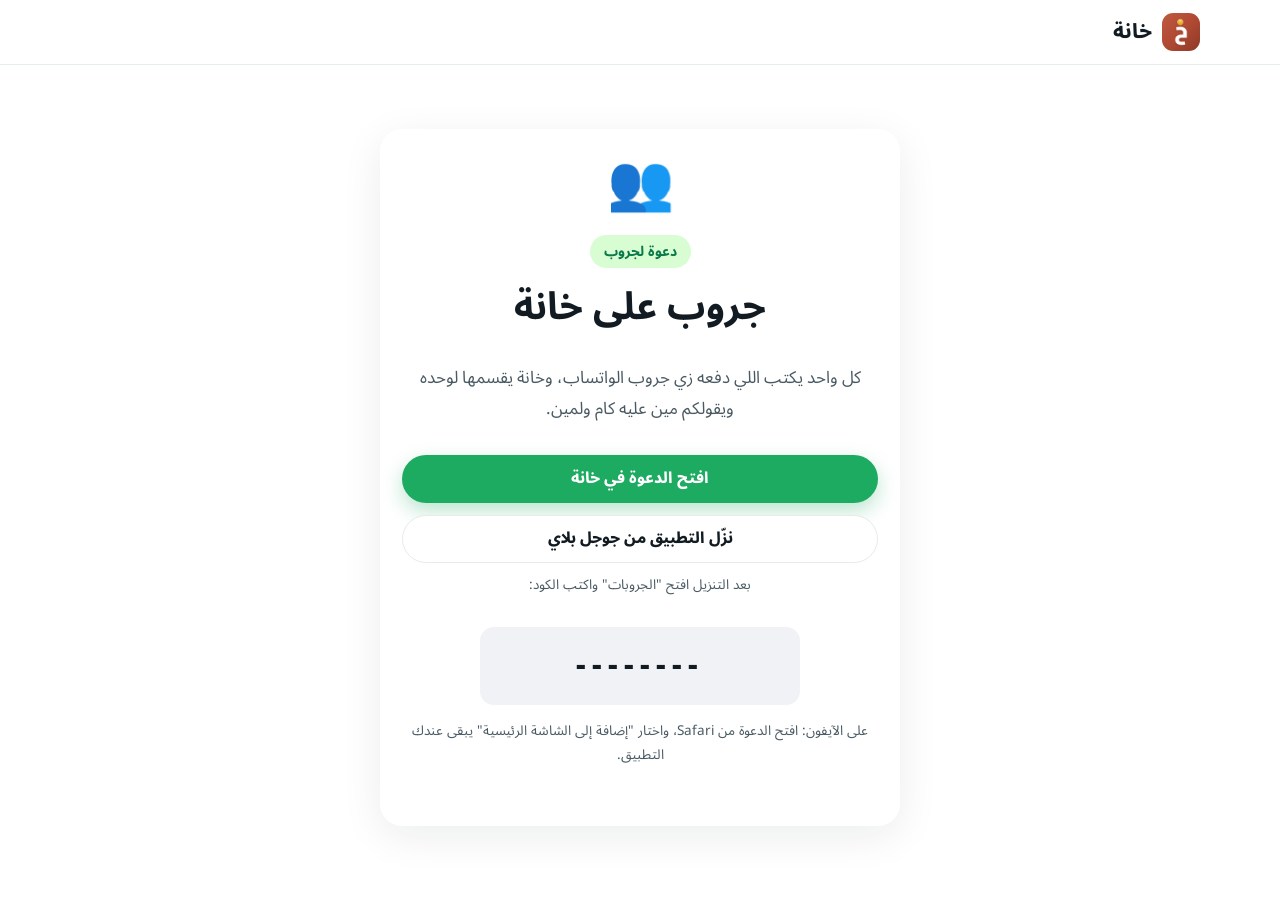
<file: g.html>
<!doctype html>
<html lang="ar" dir="rtl" data-c="EG">
<head>
<meta charset="utf-8">
<meta name="viewport" content="width=device-width, initial-scale=1">
<title>دعوة لجروب على خانة</title>
<meta name="description" content="انضم للجروب على خانة: كل واحد يكتب اللي دفعه، والتطبيق يقسمها ويقول مين عليه كام.">
<meta name="robots" content="noindex">
<meta name="theme-color" content="#1DAA61">
<meta property="og:title" content="دعوة لجروب على خانة">
<meta property="og:description" content="كل واحد يكتب اللي دفعه، وخانة يقسمها ويقول مين عليه كام.">
<meta property="og:image" content="https://khanah.app/assets/og.png">
<link rel="icon" href="/assets/icon-192.png">
<link rel="preconnect" href="https://fonts.googleapis.com">
<link rel="preconnect" href="https://fonts.gstatic.com" crossorigin>
<link href="https://fonts.googleapis.com/css2?family=Noto+Sans+Arabic:wght@400;600;700;800&display=swap" rel="stylesheet">
<link rel="stylesheet" href="/assets/site.css">
</head>
<body>
<header class="top">
  <div class="wrap">
    <a class="logo" href="/"><img src="/assets/icon-192.png" alt="">خانة</a>
  </div>
</header>
<main>
  <section>
    <div class="wrap invite">
      <div class="invite-card">
        <div class="invite-ico" id="gIcon">👥</div>
        <p class="kicker">دعوة لجروب</p>
        <h1 class="h2" id="gName">جروب على خانة</h1>
        <p class="sub" id="gMeta"></p>
        <p class="sub">
          <span data-only="EG">كل واحد يكتب اللي دفعه زي جروب الواتساب، وخانة يقسمها لوحده ويقولكم مين عليه كام ولمين.</span>
          <span data-only="SA">كل واحد يكتب اللي دفعه زي جروب الواتساب، وخانة يقسمها لحاله ويقول لكم مين عليه كم ولمين.</span>
        </p>
        <div class="cta col">
          <a class="btn pri" id="openApp" href="#">افتح الدعوة في خانة</a>
          <a class="btn sec" id="getAndroid" href="#">نزّل التطبيق من جوجل بلاي</a>
        </div>
        <p class="sub small">
          <span data-only="EG">بعد التنزيل افتح "الجروبات" واكتب الكود:</span>
          <span data-only="SA">بعد التنزيل افتح "الجروبات" واكتب الكود:</span>
        </p>
        <div class="code-box" id="gCode" dir="ltr">--------</div>
        <p class="sub small">
          <span data-only="EG">على الآيفون: افتح الدعوة من Safari، واختار "إضافة إلى الشاشة الرئيسية" يبقى عندك التطبيق.</span>
          <span data-only="SA">على الآيفون: افتح الدعوة من Safari، واختر "إضافة إلى الشاشة الرئيسية" ويصير عندك التطبيق.</span>
        </p>
      </div>
    </div>
  </section>
</main>
<script src="/assets/site.js"></script>
<script src="/assets/invite.js"></script>
</body>
</html>
</file>
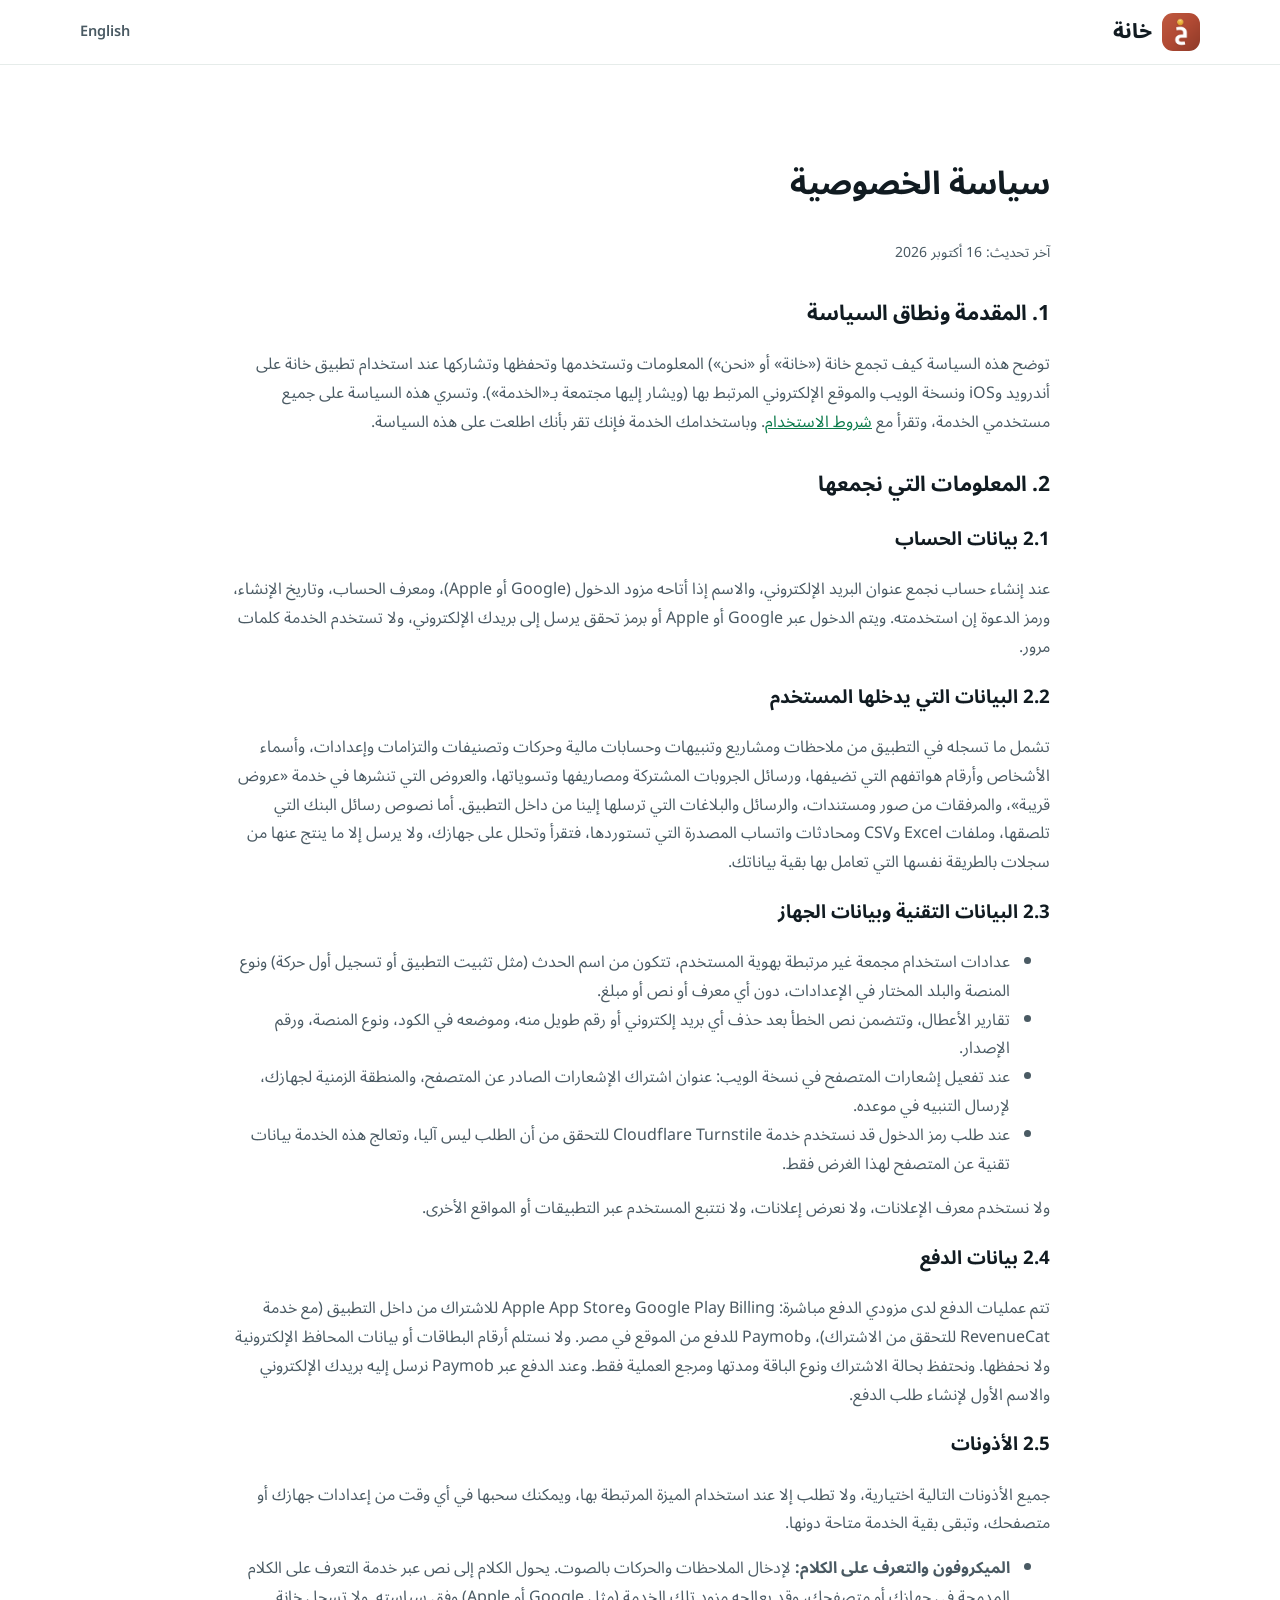
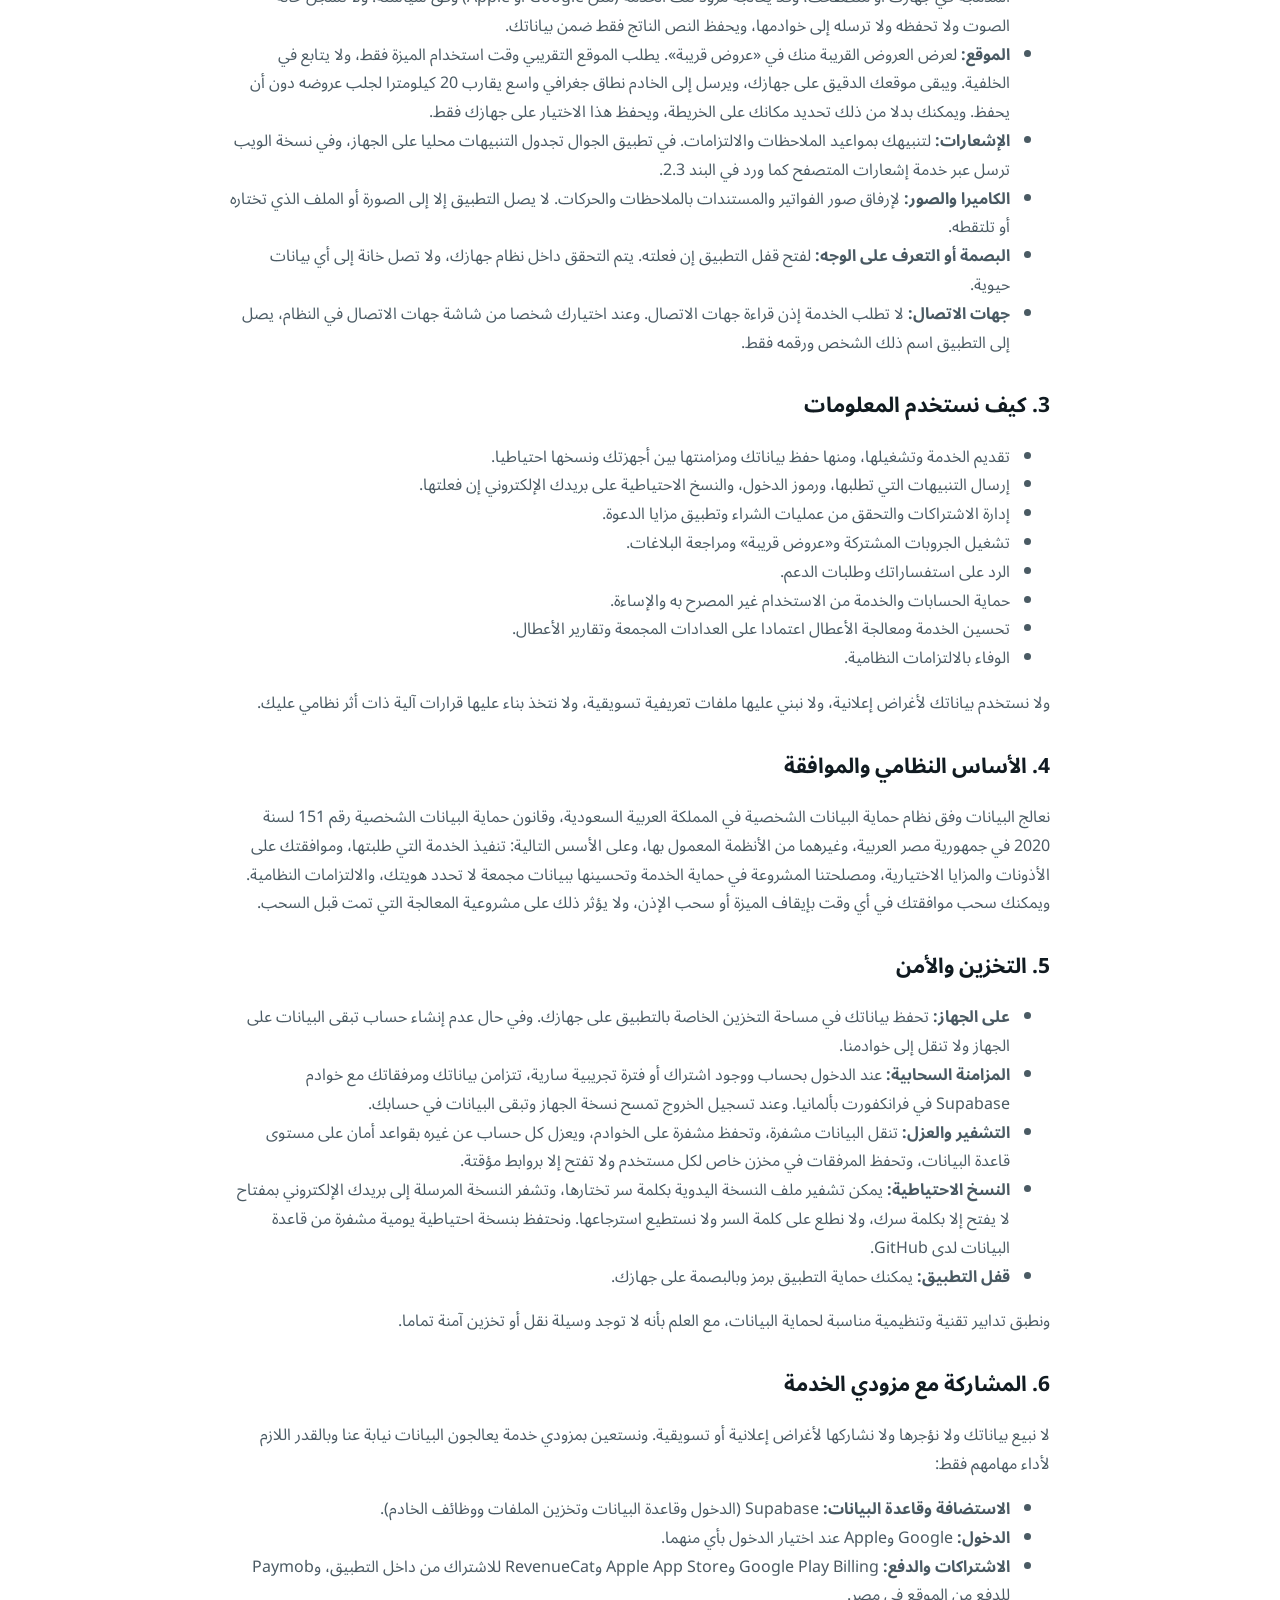
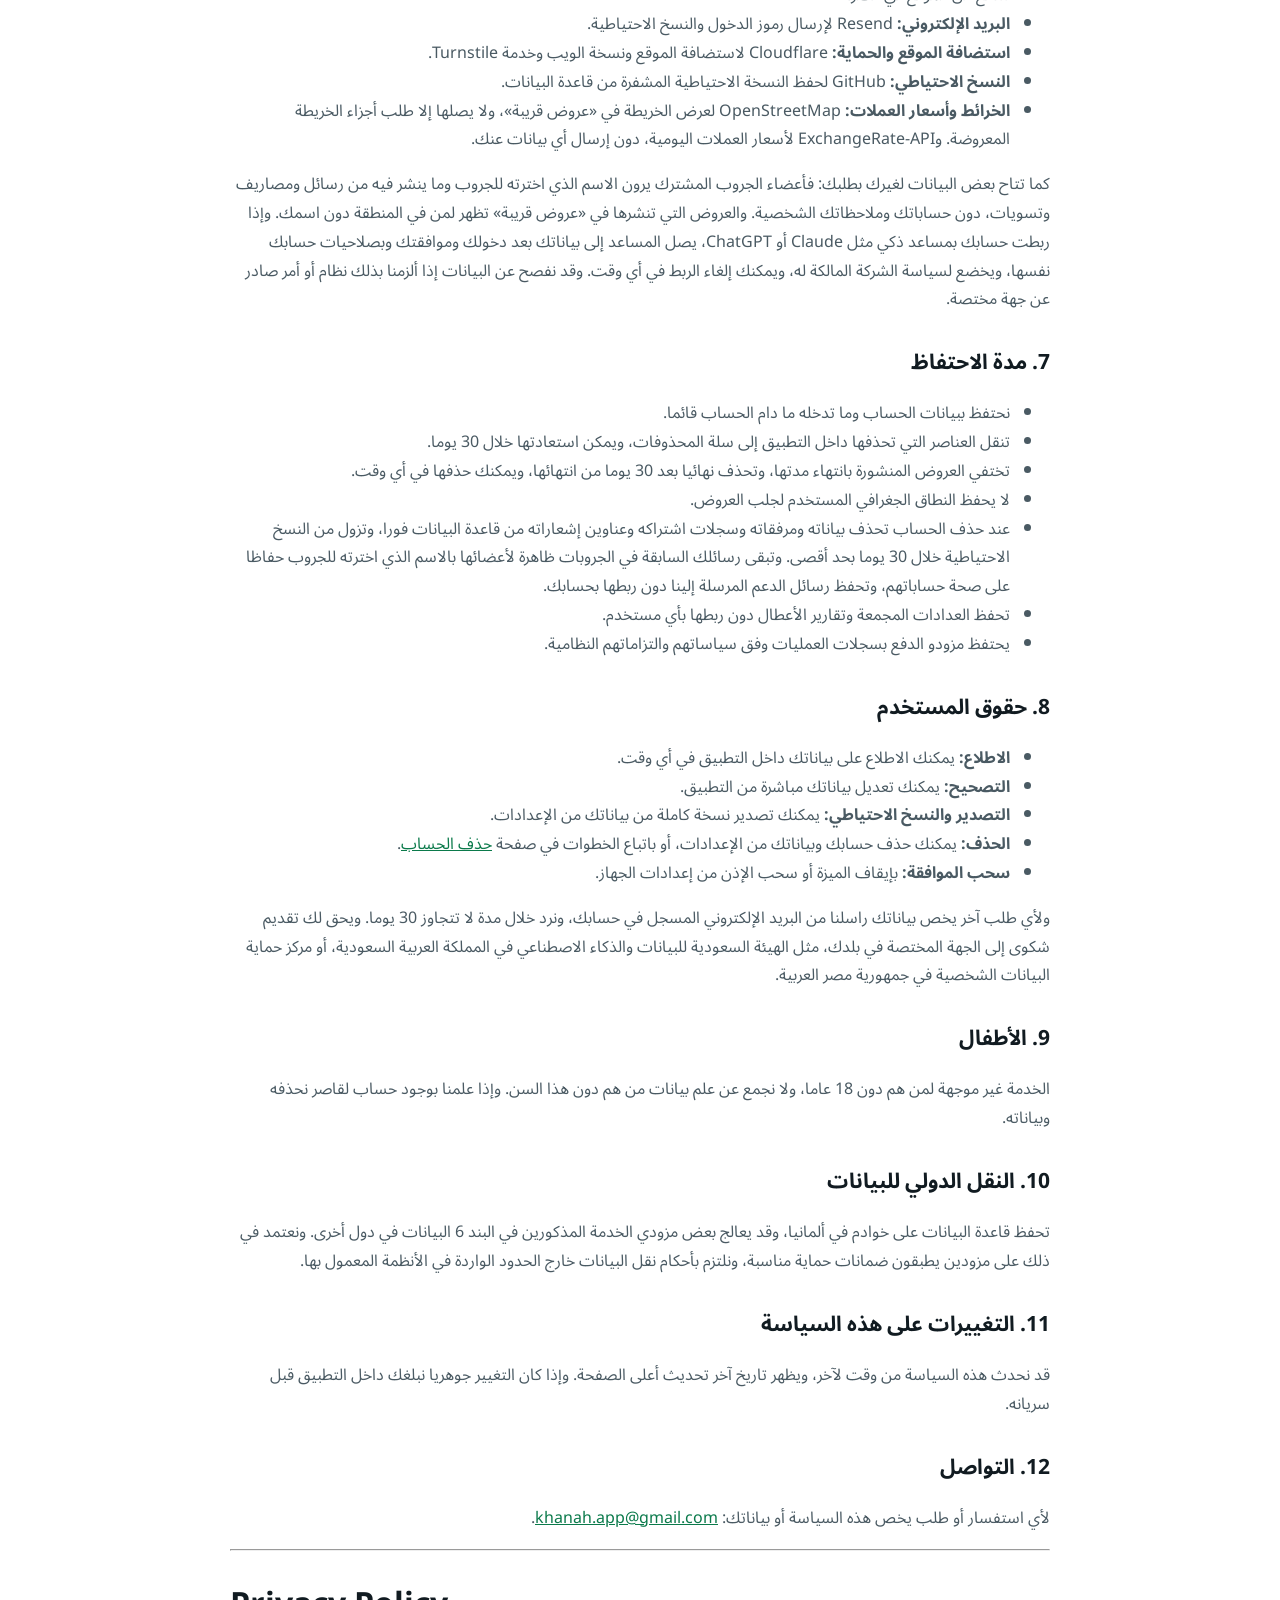
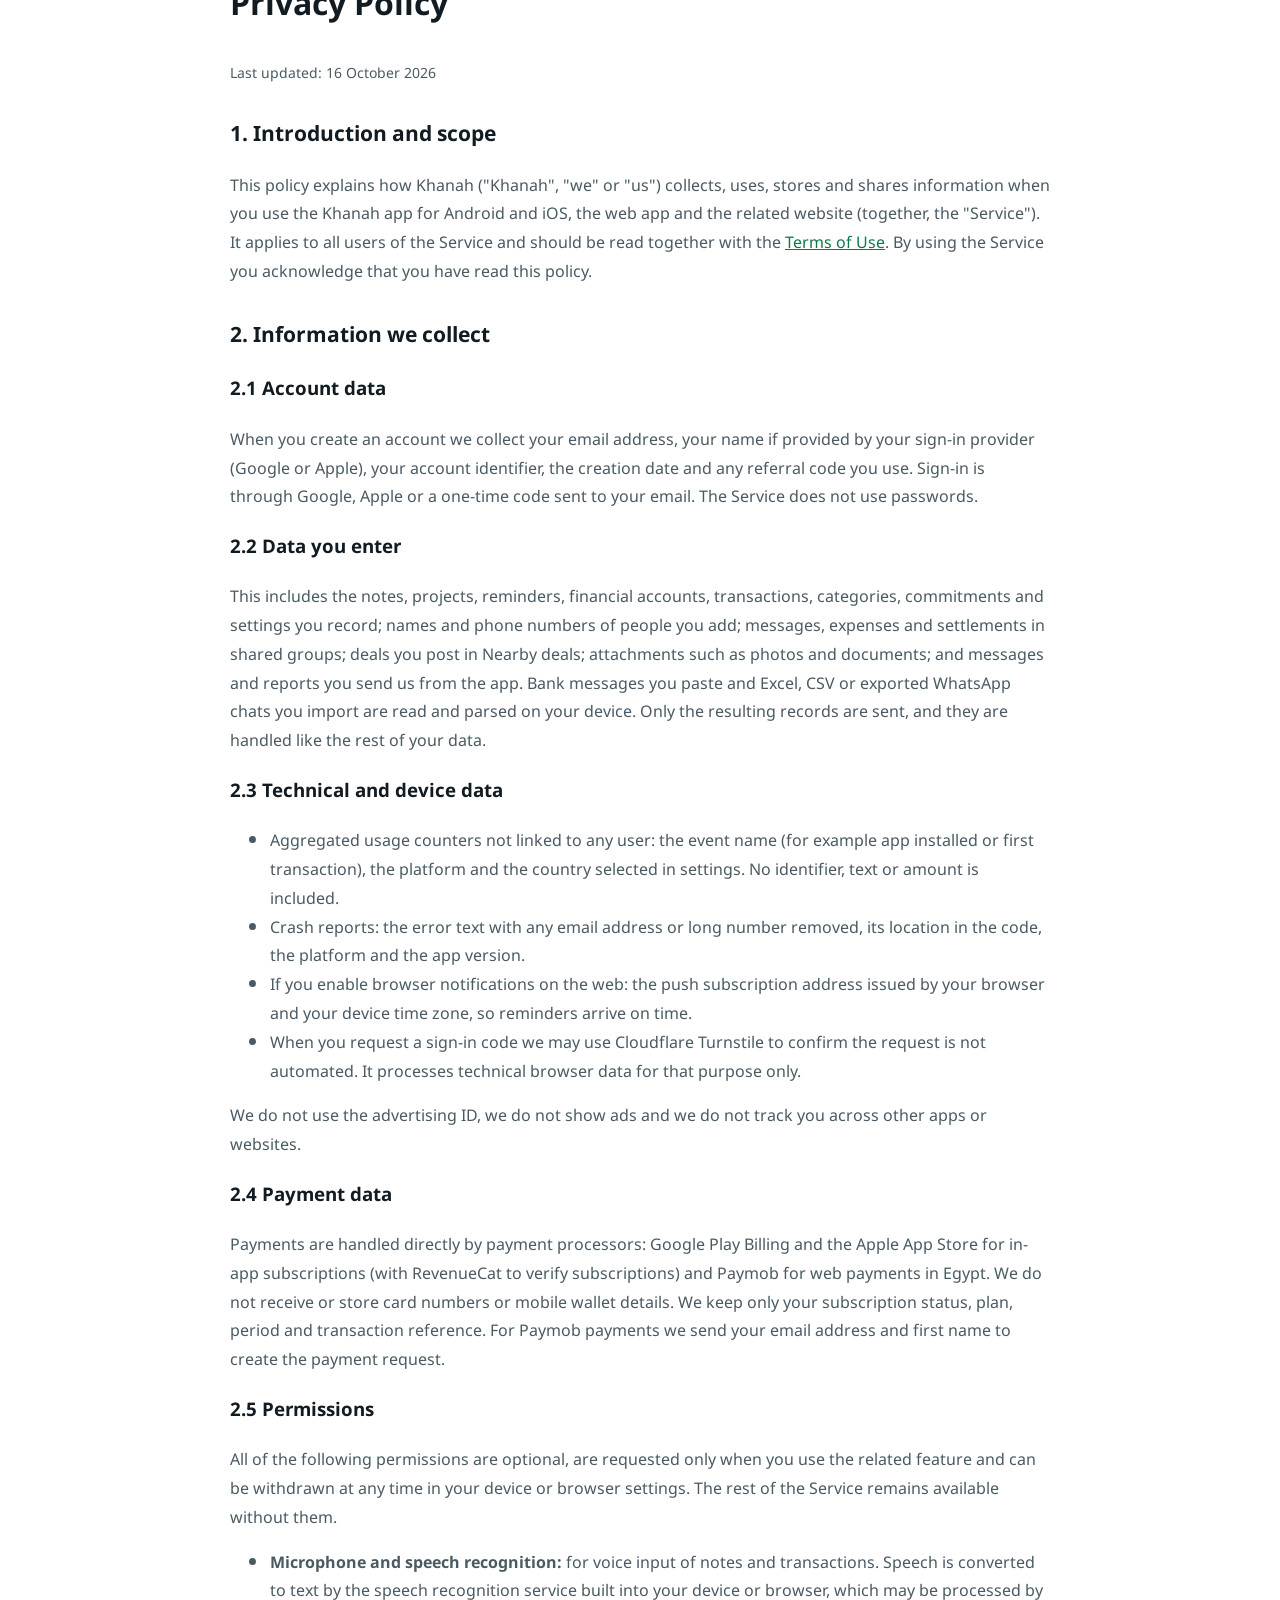
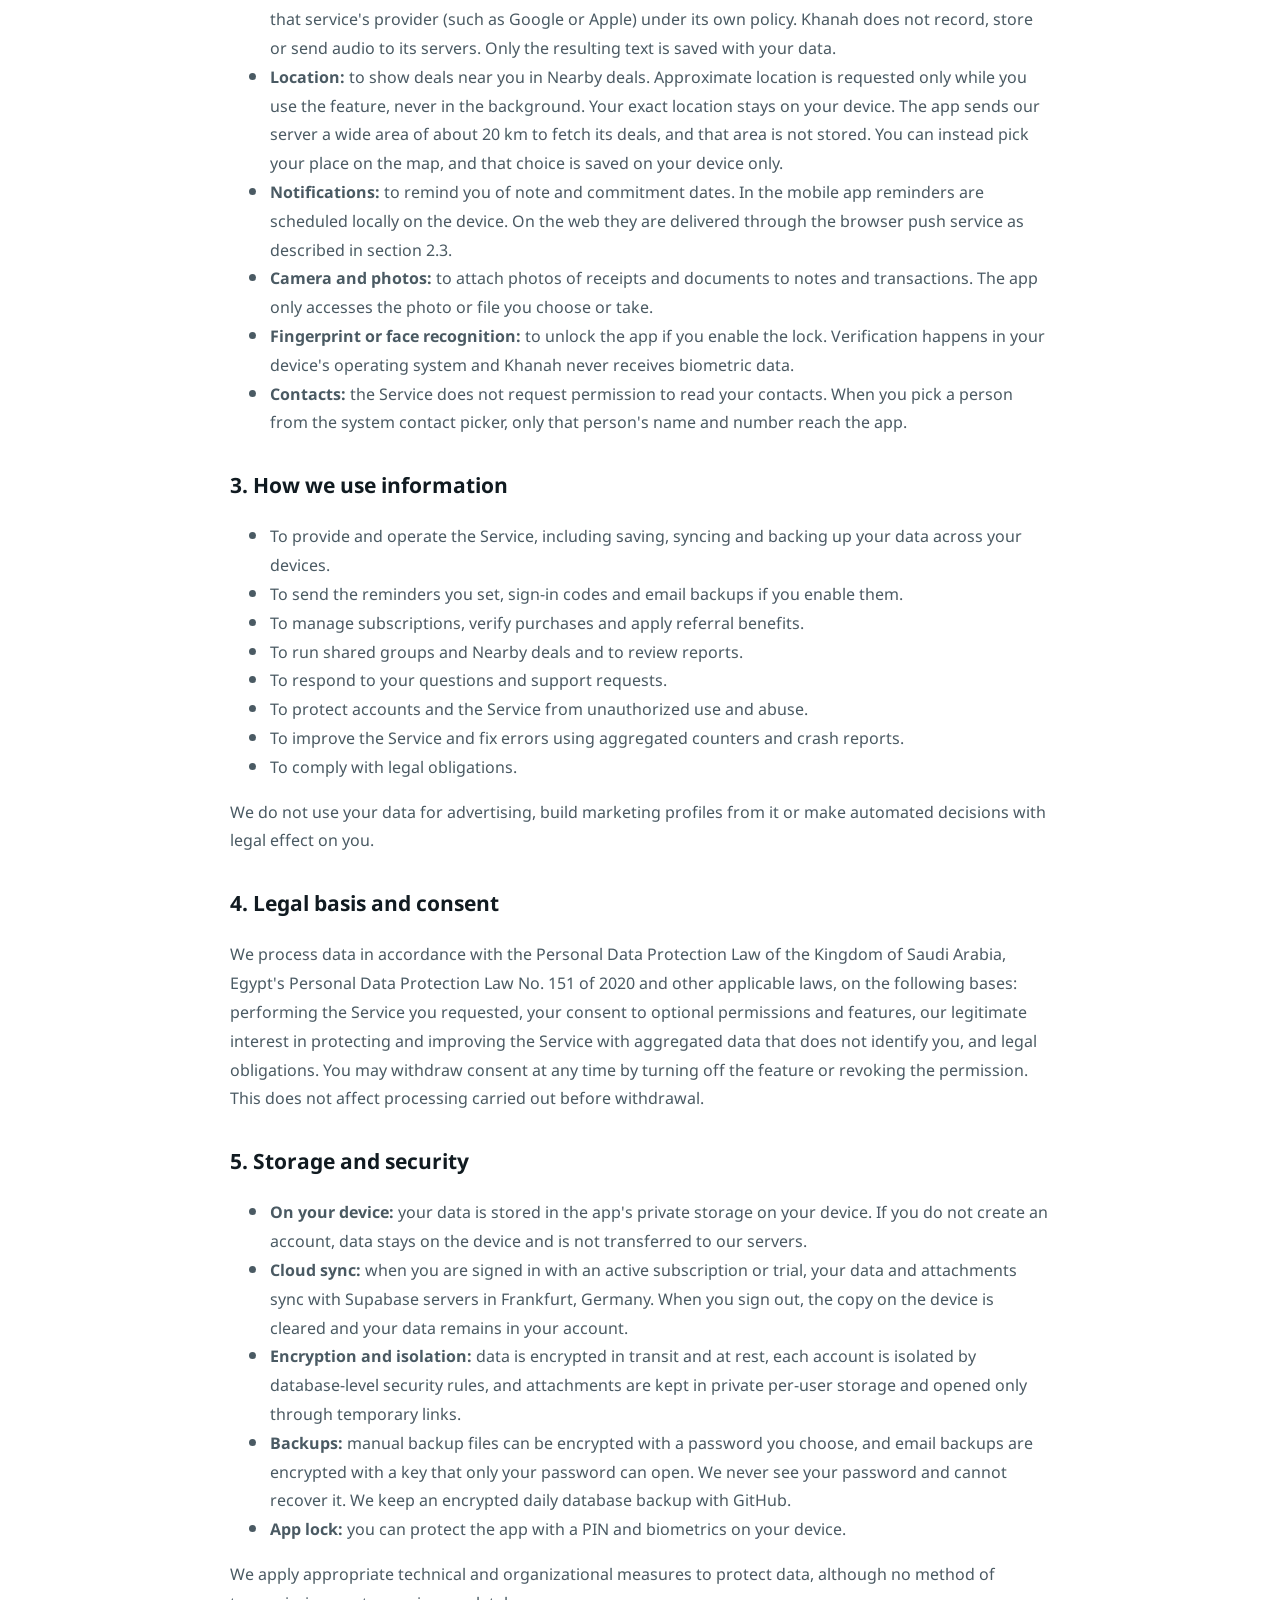
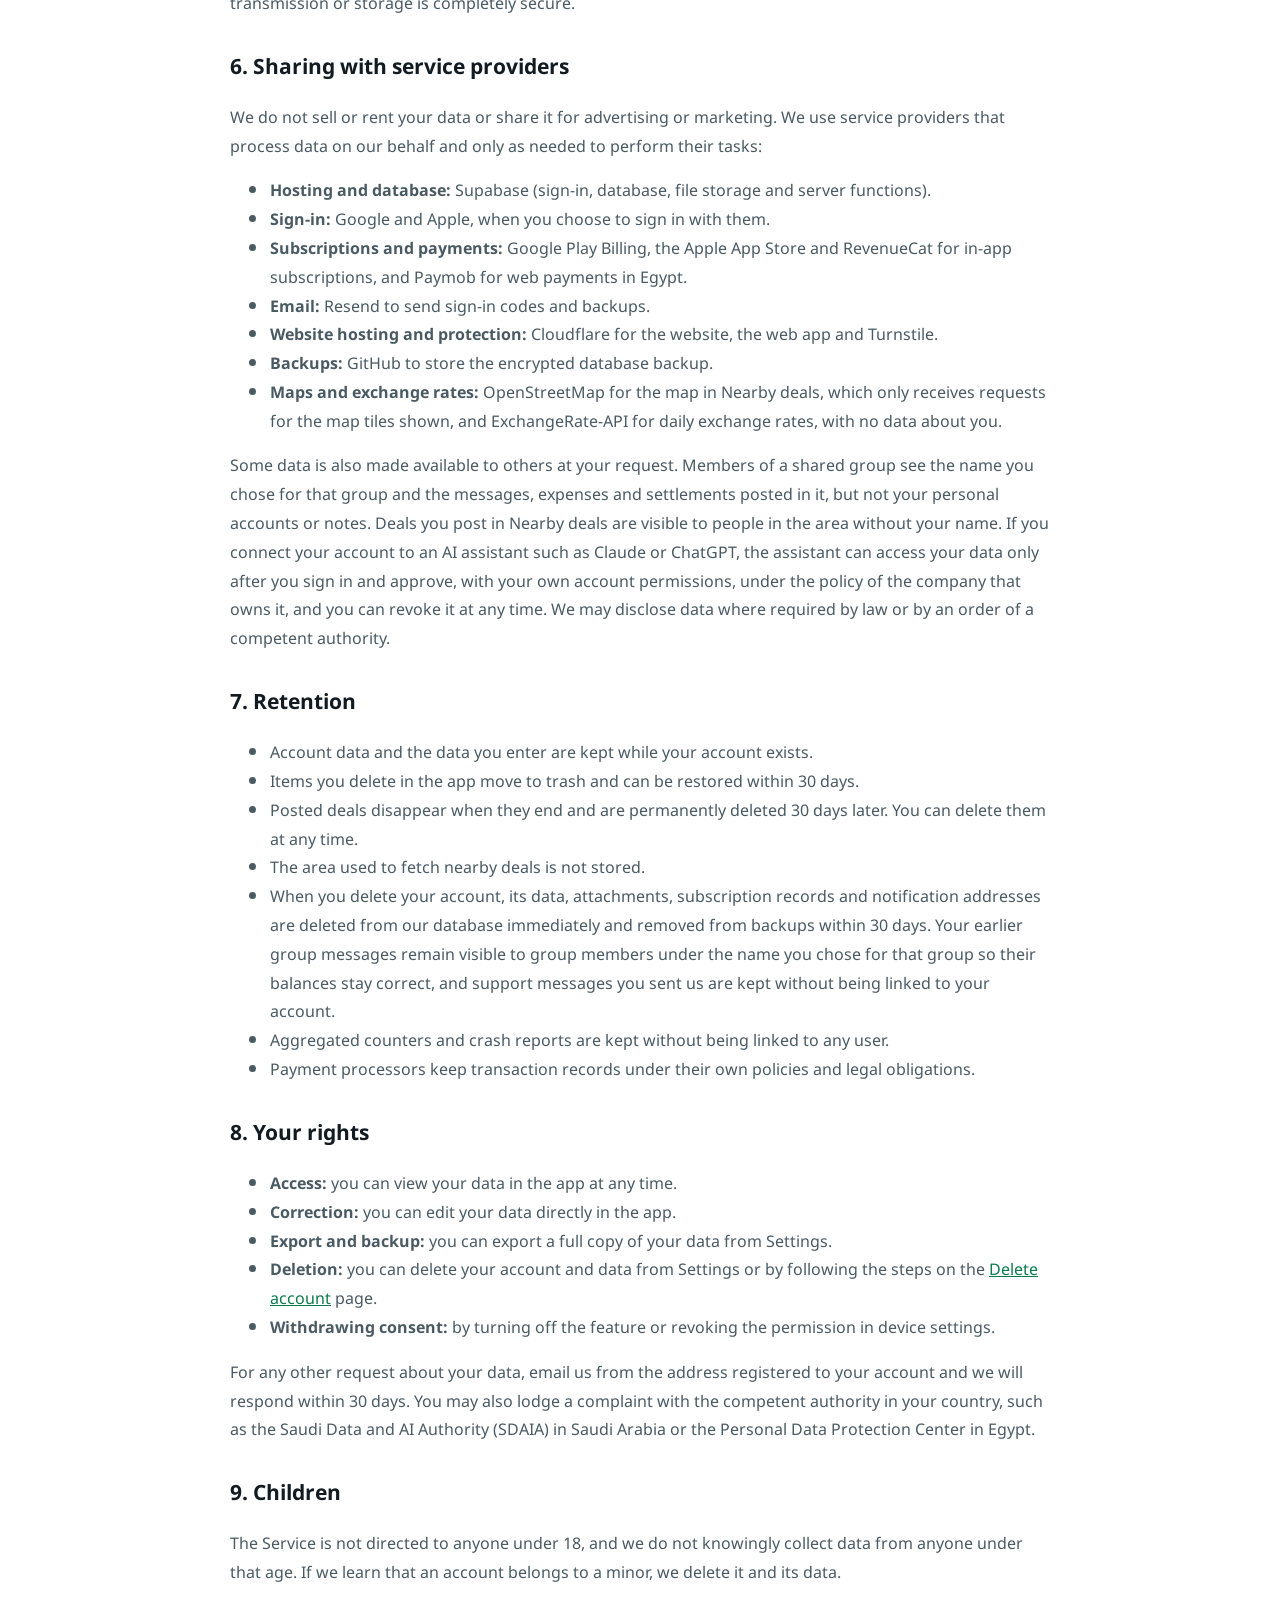
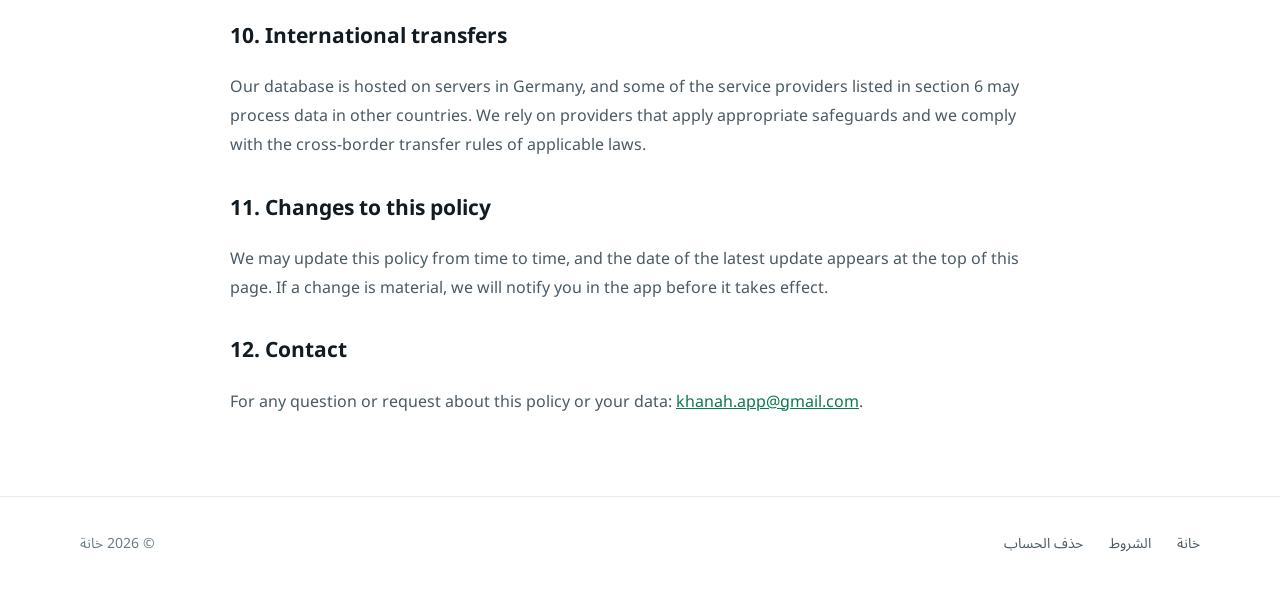
<file: privacy.html>
<!doctype html>
<html lang="ar" dir="rtl">
<head>
<meta charset="utf-8">
<meta name="viewport" content="width=device-width, initial-scale=1">
<title>سياسة الخصوصية | خانة</title>
<meta name="description" content="سياسة الخصوصية لتطبيق خانة: المعلومات التي نجمعها وكيف نستخدمها ونحفظها ونشاركها، وحقوق المستخدم في الاطلاع والتصحيح والتصدير والحذف.">
<link rel="canonical" href="https://accjobs87-boop.github.io/khanah-site/privacy.html">
<link rel="icon" href="assets/icon-192.png">
<link rel="preconnect" href="https://fonts.googleapis.com">
<link rel="preconnect" href="https://fonts.gstatic.com" crossorigin>
<link href="https://fonts.googleapis.com/css2?family=Noto+Sans+Arabic:wght@400;600;700;800&display=swap" rel="stylesheet">
<link rel="stylesheet" href="assets/site.css">
</head>
<body>
<header class="top"><div class="wrap"><a class="logo" href="./"><img src="assets/icon-192.png" alt="">خانة</a><nav class="nav"><a href="#en">English</a></nav></div></header>
<main><section><div class="wrap legal">
<h1>سياسة الخصوصية</h1>
<p class="updated">آخر تحديث: 16 أكتوبر 2026</p>

<h2>1. المقدمة ونطاق السياسة</h2>
<p>توضح هذه السياسة كيف تجمع خانة («خانة» أو «نحن») المعلومات وتستخدمها وتحفظها وتشاركها عند استخدام تطبيق خانة على أندرويد وiOS ونسخة الويب والموقع الإلكتروني المرتبط بها (ويشار إليها مجتمعة بـ«الخدمة»). وتسري هذه السياسة على جميع مستخدمي الخدمة، وتقرأ مع <a href="terms.html">شروط الاستخدام</a>. وباستخدامك الخدمة فإنك تقر بأنك اطلعت على هذه السياسة.</p>

<h2>2. المعلومات التي نجمعها</h2>
<h3>2.1 بيانات الحساب</h3>
<p>عند إنشاء حساب نجمع عنوان البريد الإلكتروني، والاسم إذا أتاحه مزود الدخول (Google أو Apple)، ومعرف الحساب، وتاريخ الإنشاء، ورمز الدعوة إن استخدمته. ويتم الدخول عبر Google أو Apple أو برمز تحقق يرسل إلى بريدك الإلكتروني، ولا تستخدم الخدمة كلمات مرور.</p>
<h3>2.2 البيانات التي يدخلها المستخدم</h3>
<p>تشمل ما تسجله في التطبيق من ملاحظات ومشاريع وتنبيهات وحسابات مالية وحركات وتصنيفات والتزامات وإعدادات، وأسماء الأشخاص وأرقام هواتفهم التي تضيفها، ورسائل الجروبات المشتركة ومصاريفها وتسوياتها، والعروض التي تنشرها في خدمة «عروض قريبة»، والمرفقات من صور ومستندات، والرسائل والبلاغات التي ترسلها إلينا من داخل التطبيق. أما نصوص رسائل البنك التي تلصقها، وملفات Excel وCSV ومحادثات واتساب المصدرة التي تستوردها، فتقرأ وتحلل على جهازك، ولا يرسل إلا ما ينتج عنها من سجلات بالطريقة نفسها التي تعامل بها بقية بياناتك.</p>
<h3>2.3 البيانات التقنية وبيانات الجهاز</h3>
<ul>
<li>عدادات استخدام مجمعة غير مرتبطة بهوية المستخدم، تتكون من اسم الحدث (مثل تثبيت التطبيق أو تسجيل أول حركة) ونوع المنصة والبلد المختار في الإعدادات، دون أي معرف أو نص أو مبلغ.</li>
<li>تقارير الأعطال، وتتضمن نص الخطأ بعد حذف أي بريد إلكتروني أو رقم طويل منه، وموضعه في الكود، ونوع المنصة، ورقم الإصدار.</li>
<li>عند تفعيل إشعارات المتصفح في نسخة الويب: عنوان اشتراك الإشعارات الصادر عن المتصفح، والمنطقة الزمنية لجهازك، لإرسال التنبيه في موعده.</li>
<li>عند طلب رمز الدخول قد نستخدم خدمة Cloudflare Turnstile للتحقق من أن الطلب ليس آليا، وتعالج هذه الخدمة بيانات تقنية عن المتصفح لهذا الغرض فقط.</li>
</ul>
<p>ولا نستخدم معرف الإعلانات، ولا نعرض إعلانات، ولا نتتبع المستخدم عبر التطبيقات أو المواقع الأخرى.</p>
<h3>2.4 بيانات الدفع</h3>
<p>تتم عمليات الدفع لدى مزودي الدفع مباشرة: Google Play Billing وApple App Store للاشتراك من داخل التطبيق (مع خدمة RevenueCat للتحقق من الاشتراك)، وPaymob للدفع من الموقع في مصر. ولا نستلم أرقام البطاقات أو بيانات المحافظ الإلكترونية ولا نحفظها. ونحتفظ بحالة الاشتراك ونوع الباقة ومدتها ومرجع العملية فقط. وعند الدفع عبر Paymob نرسل إليه بريدك الإلكتروني والاسم الأول لإنشاء طلب الدفع.</p>
<h3>2.5 الأذونات</h3>
<p>جميع الأذونات التالية اختيارية، ولا تطلب إلا عند استخدام الميزة المرتبطة بها، ويمكنك سحبها في أي وقت من إعدادات جهازك أو متصفحك، وتبقى بقية الخدمة متاحة دونها.</p>
<ul>
<li><b>الميكروفون والتعرف على الكلام:</b> لإدخال الملاحظات والحركات بالصوت. يحول الكلام إلى نص عبر خدمة التعرف على الكلام المدمجة في جهازك أو متصفحك، وقد يعالجه مزود تلك الخدمة (مثل Google أو Apple) وفق سياسته. ولا تسجل خانة الصوت ولا تحفظه ولا ترسله إلى خوادمها، ويحفظ النص الناتج فقط ضمن بياناتك.</li>
<li><b>الموقع:</b> لعرض العروض القريبة منك في «عروض قريبة». يطلب الموقع التقريبي وقت استخدام الميزة فقط، ولا يتابع في الخلفية. ويبقى موقعك الدقيق على جهازك، ويرسل إلى الخادم نطاق جغرافي واسع يقارب 20 كيلومترا لجلب عروضه دون أن يحفظ. ويمكنك بدلا من ذلك تحديد مكانك على الخريطة، ويحفظ هذا الاختيار على جهازك فقط.</li>
<li><b>الإشعارات:</b> لتنبيهك بمواعيد الملاحظات والالتزامات. في تطبيق الجوال تجدول التنبيهات محليا على الجهاز، وفي نسخة الويب ترسل عبر خدمة إشعارات المتصفح كما ورد في البند 2.3.</li>
<li><b>الكاميرا والصور:</b> لإرفاق صور الفواتير والمستندات بالملاحظات والحركات. لا يصل التطبيق إلا إلى الصورة أو الملف الذي تختاره أو تلتقطه.</li>
<li><b>البصمة أو التعرف على الوجه:</b> لفتح قفل التطبيق إن فعلته. يتم التحقق داخل نظام جهازك، ولا تصل خانة إلى أي بيانات حيوية.</li>
<li><b>جهات الاتصال:</b> لا تطلب الخدمة إذن قراءة جهات الاتصال. وعند اختيارك شخصا من شاشة جهات الاتصال في النظام، يصل إلى التطبيق اسم ذلك الشخص ورقمه فقط.</li>
</ul>

<h2>3. كيف نستخدم المعلومات</h2>
<ul>
<li>تقديم الخدمة وتشغيلها، ومنها حفظ بياناتك ومزامنتها بين أجهزتك ونسخها احتياطيا.</li>
<li>إرسال التنبيهات التي تطلبها، ورموز الدخول، والنسخ الاحتياطية على بريدك الإلكتروني إن فعلتها.</li>
<li>إدارة الاشتراكات والتحقق من عمليات الشراء وتطبيق مزايا الدعوة.</li>
<li>تشغيل الجروبات المشتركة و«عروض قريبة» ومراجعة البلاغات.</li>
<li>الرد على استفساراتك وطلبات الدعم.</li>
<li>حماية الحسابات والخدمة من الاستخدام غير المصرح به والإساءة.</li>
<li>تحسين الخدمة ومعالجة الأعطال اعتمادا على العدادات المجمعة وتقارير الأعطال.</li>
<li>الوفاء بالالتزامات النظامية.</li>
</ul>
<p>ولا نستخدم بياناتك لأغراض إعلانية، ولا نبني عليها ملفات تعريفية تسويقية، ولا نتخذ بناء عليها قرارات آلية ذات أثر نظامي عليك.</p>

<h2>4. الأساس النظامي والموافقة</h2>
<p>نعالج البيانات وفق نظام حماية البيانات الشخصية في المملكة العربية السعودية، وقانون حماية البيانات الشخصية رقم 151 لسنة 2020 في جمهورية مصر العربية، وغيرهما من الأنظمة المعمول بها، وعلى الأسس التالية: تنفيذ الخدمة التي طلبتها، وموافقتك على الأذونات والمزايا الاختيارية، ومصلحتنا المشروعة في حماية الخدمة وتحسينها ببيانات مجمعة لا تحدد هويتك، والالتزامات النظامية. ويمكنك سحب موافقتك في أي وقت بإيقاف الميزة أو سحب الإذن، ولا يؤثر ذلك على مشروعية المعالجة التي تمت قبل السحب.</p>

<h2>5. التخزين والأمن</h2>
<ul>
<li><b>على الجهاز:</b> تحفظ بياناتك في مساحة التخزين الخاصة بالتطبيق على جهازك. وفي حال عدم إنشاء حساب تبقى البيانات على الجهاز ولا تنقل إلى خوادمنا.</li>
<li><b>المزامنة السحابية:</b> عند الدخول بحساب ووجود اشتراك أو فترة تجريبية سارية، تتزامن بياناتك ومرفقاتك مع خوادم Supabase في فرانكفورت بألمانيا. وعند تسجيل الخروج تمسح نسخة الجهاز وتبقى البيانات في حسابك.</li>
<li><b>التشفير والعزل:</b> تنقل البيانات مشفرة، وتحفظ مشفرة على الخوادم، ويعزل كل حساب عن غيره بقواعد أمان على مستوى قاعدة البيانات، وتحفظ المرفقات في مخزن خاص لكل مستخدم ولا تفتح إلا بروابط مؤقتة.</li>
<li><b>النسخ الاحتياطية:</b> يمكن تشفير ملف النسخة اليدوية بكلمة سر تختارها، وتشفر النسخة المرسلة إلى بريدك الإلكتروني بمفتاح لا يفتح إلا بكلمة سرك، ولا نطلع على كلمة السر ولا نستطيع استرجاعها. ونحتفظ بنسخة احتياطية يومية مشفرة من قاعدة البيانات لدى GitHub.</li>
<li><b>قفل التطبيق:</b> يمكنك حماية التطبيق برمز وبالبصمة على جهازك.</li>
</ul>
<p>ونطبق تدابير تقنية وتنظيمية مناسبة لحماية البيانات، مع العلم بأنه لا توجد وسيلة نقل أو تخزين آمنة تماما.</p>

<h2>6. المشاركة مع مزودي الخدمة</h2>
<p>لا نبيع بياناتك ولا نؤجرها ولا نشاركها لأغراض إعلانية أو تسويقية. ونستعين بمزودي خدمة يعالجون البيانات نيابة عنا وبالقدر اللازم لأداء مهامهم فقط:</p>
<ul>
<li><b>الاستضافة وقاعدة البيانات:</b> Supabase (الدخول وقاعدة البيانات وتخزين الملفات ووظائف الخادم).</li>
<li><b>الدخول:</b> Google وApple عند اختيار الدخول بأي منهما.</li>
<li><b>الاشتراكات والدفع:</b> Google Play Billing وApple App Store وRevenueCat للاشتراك من داخل التطبيق، وPaymob للدفع من الموقع في مصر.</li>
<li><b>البريد الإلكتروني:</b> Resend لإرسال رموز الدخول والنسخ الاحتياطية.</li>
<li><b>استضافة الموقع والحماية:</b> Cloudflare لاستضافة الموقع ونسخة الويب وخدمة Turnstile.</li>
<li><b>النسخ الاحتياطي:</b> GitHub لحفظ النسخة الاحتياطية المشفرة من قاعدة البيانات.</li>
<li><b>الخرائط وأسعار العملات:</b> OpenStreetMap لعرض الخريطة في «عروض قريبة»، ولا يصلها إلا طلب أجزاء الخريطة المعروضة. وExchangeRate-API لأسعار العملات اليومية، دون إرسال أي بيانات عنك.</li>
</ul>
<p>كما تتاح بعض البيانات لغيرك بطلبك: فأعضاء الجروب المشترك يرون الاسم الذي اخترته للجروب وما ينشر فيه من رسائل ومصاريف وتسويات، دون حساباتك وملاحظاتك الشخصية. والعروض التي تنشرها في «عروض قريبة» تظهر لمن في المنطقة دون اسمك. وإذا ربطت حسابك بمساعد ذكي مثل Claude أو ChatGPT، يصل المساعد إلى بياناتك بعد دخولك وموافقتك وبصلاحيات حسابك نفسها، ويخضع لسياسة الشركة المالكة له، ويمكنك إلغاء الربط في أي وقت. وقد نفصح عن البيانات إذا ألزمنا بذلك نظام أو أمر صادر عن جهة مختصة.</p>

<h2>7. مدة الاحتفاظ</h2>
<ul>
<li>نحتفظ ببيانات الحساب وما تدخله ما دام الحساب قائما.</li>
<li>تنقل العناصر التي تحذفها داخل التطبيق إلى سلة المحذوفات، ويمكن استعادتها خلال 30 يوما.</li>
<li>تختفي العروض المنشورة بانتهاء مدتها، وتحذف نهائيا بعد 30 يوما من انتهائها، ويمكنك حذفها في أي وقت.</li>
<li>لا يحفظ النطاق الجغرافي المستخدم لجلب العروض.</li>
<li>عند حذف الحساب تحذف بياناته ومرفقاته وسجلات اشتراكه وعناوين إشعاراته من قاعدة البيانات فورا، وتزول من النسخ الاحتياطية خلال 30 يوما بحد أقصى. وتبقى رسائلك السابقة في الجروبات ظاهرة لأعضائها بالاسم الذي اخترته للجروب حفاظا على صحة حساباتهم، وتحفظ رسائل الدعم المرسلة إلينا دون ربطها بحسابك.</li>
<li>تحفظ العدادات المجمعة وتقارير الأعطال دون ربطها بأي مستخدم.</li>
<li>يحتفظ مزودو الدفع بسجلات العمليات وفق سياساتهم والتزاماتهم النظامية.</li>
</ul>

<h2>8. حقوق المستخدم</h2>
<ul>
<li><b>الاطلاع:</b> يمكنك الاطلاع على بياناتك داخل التطبيق في أي وقت.</li>
<li><b>التصحيح:</b> يمكنك تعديل بياناتك مباشرة من التطبيق.</li>
<li><b>التصدير والنسخ الاحتياطي:</b> يمكنك تصدير نسخة كاملة من بياناتك من الإعدادات.</li>
<li><b>الحذف:</b> يمكنك حذف حسابك وبياناتك من الإعدادات، أو باتباع الخطوات في صفحة <a href="delete-account.html">حذف الحساب</a>.</li>
<li><b>سحب الموافقة:</b> بإيقاف الميزة أو سحب الإذن من إعدادات الجهاز.</li>
</ul>
<p>ولأي طلب آخر يخص بياناتك راسلنا من البريد الإلكتروني المسجل في حسابك، ونرد خلال مدة لا تتجاوز 30 يوما. ويحق لك تقديم شكوى إلى الجهة المختصة في بلدك، مثل الهيئة السعودية للبيانات والذكاء الاصطناعي في المملكة العربية السعودية، أو مركز حماية البيانات الشخصية في جمهورية مصر العربية.</p>

<h2>9. الأطفال</h2>
<p>الخدمة غير موجهة لمن هم دون 18 عاما، ولا نجمع عن علم بيانات من هم دون هذا السن. وإذا علمنا بوجود حساب لقاصر نحذفه وبياناته.</p>

<h2>10. النقل الدولي للبيانات</h2>
<p>تحفظ قاعدة البيانات على خوادم في ألمانيا، وقد يعالج بعض مزودي الخدمة المذكورين في البند 6 البيانات في دول أخرى. ونعتمد في ذلك على مزودين يطبقون ضمانات حماية مناسبة، ونلتزم بأحكام نقل البيانات خارج الحدود الواردة في الأنظمة المعمول بها.</p>

<h2>11. التغييرات على هذه السياسة</h2>
<p>قد نحدث هذه السياسة من وقت لآخر، ويظهر تاريخ آخر تحديث أعلى الصفحة. وإذا كان التغيير جوهريا نبلغك داخل التطبيق قبل سريانه.</p>

<h2>12. التواصل</h2>
<p>لأي استفسار أو طلب يخص هذه السياسة أو بياناتك: <a href="mailto:khanah.app@gmail.com">khanah.app@gmail.com</a>.</p>

<hr id="en">
<div dir="ltr" lang="en" style="text-align:left">
<h1>Privacy Policy</h1>
<p class="updated">Last updated: 16 October 2026</p>

<h2>1. Introduction and scope</h2>
<p>This policy explains how Khanah ("Khanah", "we" or "us") collects, uses, stores and shares information when you use the Khanah app for Android and iOS, the web app and the related website (together, the "Service"). It applies to all users of the Service and should be read together with the <a href="terms.html">Terms of Use</a>. By using the Service you acknowledge that you have read this policy.</p>

<h2>2. Information we collect</h2>
<h3>2.1 Account data</h3>
<p>When you create an account we collect your email address, your name if provided by your sign-in provider (Google or Apple), your account identifier, the creation date and any referral code you use. Sign-in is through Google, Apple or a one-time code sent to your email. The Service does not use passwords.</p>
<h3>2.2 Data you enter</h3>
<p>This includes the notes, projects, reminders, financial accounts, transactions, categories, commitments and settings you record; names and phone numbers of people you add; messages, expenses and settlements in shared groups; deals you post in Nearby deals; attachments such as photos and documents; and messages and reports you send us from the app. Bank messages you paste and Excel, CSV or exported WhatsApp chats you import are read and parsed on your device. Only the resulting records are sent, and they are handled like the rest of your data.</p>
<h3>2.3 Technical and device data</h3>
<ul>
<li>Aggregated usage counters not linked to any user: the event name (for example app installed or first transaction), the platform and the country selected in settings. No identifier, text or amount is included.</li>
<li>Crash reports: the error text with any email address or long number removed, its location in the code, the platform and the app version.</li>
<li>If you enable browser notifications on the web: the push subscription address issued by your browser and your device time zone, so reminders arrive on time.</li>
<li>When you request a sign-in code we may use Cloudflare Turnstile to confirm the request is not automated. It processes technical browser data for that purpose only.</li>
</ul>
<p>We do not use the advertising ID, we do not show ads and we do not track you across other apps or websites.</p>
<h3>2.4 Payment data</h3>
<p>Payments are handled directly by payment processors: Google Play Billing and the Apple App Store for in-app subscriptions (with RevenueCat to verify subscriptions) and Paymob for web payments in Egypt. We do not receive or store card numbers or mobile wallet details. We keep only your subscription status, plan, period and transaction reference. For Paymob payments we send your email address and first name to create the payment request.</p>
<h3>2.5 Permissions</h3>
<p>All of the following permissions are optional, are requested only when you use the related feature and can be withdrawn at any time in your device or browser settings. The rest of the Service remains available without them.</p>
<ul>
<li><b>Microphone and speech recognition:</b> for voice input of notes and transactions. Speech is converted to text by the speech recognition service built into your device or browser, which may be processed by that service's provider (such as Google or Apple) under its own policy. Khanah does not record, store or send audio to its servers. Only the resulting text is saved with your data.</li>
<li><b>Location:</b> to show deals near you in Nearby deals. Approximate location is requested only while you use the feature, never in the background. Your exact location stays on your device. The app sends our server a wide area of about 20 km to fetch its deals, and that area is not stored. You can instead pick your place on the map, and that choice is saved on your device only.</li>
<li><b>Notifications:</b> to remind you of note and commitment dates. In the mobile app reminders are scheduled locally on the device. On the web they are delivered through the browser push service as described in section 2.3.</li>
<li><b>Camera and photos:</b> to attach photos of receipts and documents to notes and transactions. The app only accesses the photo or file you choose or take.</li>
<li><b>Fingerprint or face recognition:</b> to unlock the app if you enable the lock. Verification happens in your device's operating system and Khanah never receives biometric data.</li>
<li><b>Contacts:</b> the Service does not request permission to read your contacts. When you pick a person from the system contact picker, only that person's name and number reach the app.</li>
</ul>

<h2>3. How we use information</h2>
<ul>
<li>To provide and operate the Service, including saving, syncing and backing up your data across your devices.</li>
<li>To send the reminders you set, sign-in codes and email backups if you enable them.</li>
<li>To manage subscriptions, verify purchases and apply referral benefits.</li>
<li>To run shared groups and Nearby deals and to review reports.</li>
<li>To respond to your questions and support requests.</li>
<li>To protect accounts and the Service from unauthorized use and abuse.</li>
<li>To improve the Service and fix errors using aggregated counters and crash reports.</li>
<li>To comply with legal obligations.</li>
</ul>
<p>We do not use your data for advertising, build marketing profiles from it or make automated decisions with legal effect on you.</p>

<h2>4. Legal basis and consent</h2>
<p>We process data in accordance with the Personal Data Protection Law of the Kingdom of Saudi Arabia, Egypt's Personal Data Protection Law No. 151 of 2020 and other applicable laws, on the following bases: performing the Service you requested, your consent to optional permissions and features, our legitimate interest in protecting and improving the Service with aggregated data that does not identify you, and legal obligations. You may withdraw consent at any time by turning off the feature or revoking the permission. This does not affect processing carried out before withdrawal.</p>

<h2>5. Storage and security</h2>
<ul>
<li><b>On your device:</b> your data is stored in the app's private storage on your device. If you do not create an account, data stays on the device and is not transferred to our servers.</li>
<li><b>Cloud sync:</b> when you are signed in with an active subscription or trial, your data and attachments sync with Supabase servers in Frankfurt, Germany. When you sign out, the copy on the device is cleared and your data remains in your account.</li>
<li><b>Encryption and isolation:</b> data is encrypted in transit and at rest, each account is isolated by database-level security rules, and attachments are kept in private per-user storage and opened only through temporary links.</li>
<li><b>Backups:</b> manual backup files can be encrypted with a password you choose, and email backups are encrypted with a key that only your password can open. We never see your password and cannot recover it. We keep an encrypted daily database backup with GitHub.</li>
<li><b>App lock:</b> you can protect the app with a PIN and biometrics on your device.</li>
</ul>
<p>We apply appropriate technical and organizational measures to protect data, although no method of transmission or storage is completely secure.</p>

<h2>6. Sharing with service providers</h2>
<p>We do not sell or rent your data or share it for advertising or marketing. We use service providers that process data on our behalf and only as needed to perform their tasks:</p>
<ul>
<li><b>Hosting and database:</b> Supabase (sign-in, database, file storage and server functions).</li>
<li><b>Sign-in:</b> Google and Apple, when you choose to sign in with them.</li>
<li><b>Subscriptions and payments:</b> Google Play Billing, the Apple App Store and RevenueCat for in-app subscriptions, and Paymob for web payments in Egypt.</li>
<li><b>Email:</b> Resend to send sign-in codes and backups.</li>
<li><b>Website hosting and protection:</b> Cloudflare for the website, the web app and Turnstile.</li>
<li><b>Backups:</b> GitHub to store the encrypted database backup.</li>
<li><b>Maps and exchange rates:</b> OpenStreetMap for the map in Nearby deals, which only receives requests for the map tiles shown, and ExchangeRate-API for daily exchange rates, with no data about you.</li>
</ul>
<p>Some data is also made available to others at your request. Members of a shared group see the name you chose for that group and the messages, expenses and settlements posted in it, but not your personal accounts or notes. Deals you post in Nearby deals are visible to people in the area without your name. If you connect your account to an AI assistant such as Claude or ChatGPT, the assistant can access your data only after you sign in and approve, with your own account permissions, under the policy of the company that owns it, and you can revoke it at any time. We may disclose data where required by law or by an order of a competent authority.</p>

<h2>7. Retention</h2>
<ul>
<li>Account data and the data you enter are kept while your account exists.</li>
<li>Items you delete in the app move to trash and can be restored within 30 days.</li>
<li>Posted deals disappear when they end and are permanently deleted 30 days later. You can delete them at any time.</li>
<li>The area used to fetch nearby deals is not stored.</li>
<li>When you delete your account, its data, attachments, subscription records and notification addresses are deleted from our database immediately and removed from backups within 30 days. Your earlier group messages remain visible to group members under the name you chose for that group so their balances stay correct, and support messages you sent us are kept without being linked to your account.</li>
<li>Aggregated counters and crash reports are kept without being linked to any user.</li>
<li>Payment processors keep transaction records under their own policies and legal obligations.</li>
</ul>

<h2>8. Your rights</h2>
<ul>
<li><b>Access:</b> you can view your data in the app at any time.</li>
<li><b>Correction:</b> you can edit your data directly in the app.</li>
<li><b>Export and backup:</b> you can export a full copy of your data from Settings.</li>
<li><b>Deletion:</b> you can delete your account and data from Settings or by following the steps on the <a href="delete-account.html">Delete account</a> page.</li>
<li><b>Withdrawing consent:</b> by turning off the feature or revoking the permission in device settings.</li>
</ul>
<p>For any other request about your data, email us from the address registered to your account and we will respond within 30 days. You may also lodge a complaint with the competent authority in your country, such as the Saudi Data and AI Authority (SDAIA) in Saudi Arabia or the Personal Data Protection Center in Egypt.</p>

<h2>9. Children</h2>
<p>The Service is not directed to anyone under 18, and we do not knowingly collect data from anyone under that age. If we learn that an account belongs to a minor, we delete it and its data.</p>

<h2>10. International transfers</h2>
<p>Our database is hosted on servers in Germany, and some of the service providers listed in section 6 may process data in other countries. We rely on providers that apply appropriate safeguards and we comply with the cross-border transfer rules of applicable laws.</p>

<h2>11. Changes to this policy</h2>
<p>We may update this policy from time to time, and the date of the latest update appears at the top of this page. If a change is material, we will notify you in the app before it takes effect.</p>

<h2>12. Contact</h2>
<p>For any question or request about this policy or your data: <a href="mailto:khanah.app@gmail.com">khanah.app@gmail.com</a>.</p>
</div>
</div></section></main>
<footer><div class="wrap"><a href="./">خانة</a><a href="terms.html">الشروط</a><a href="delete-account.html">حذف الحساب</a><span class="copy">© 2026 خانة</span></div></footer>
</body>
</html>
</file>
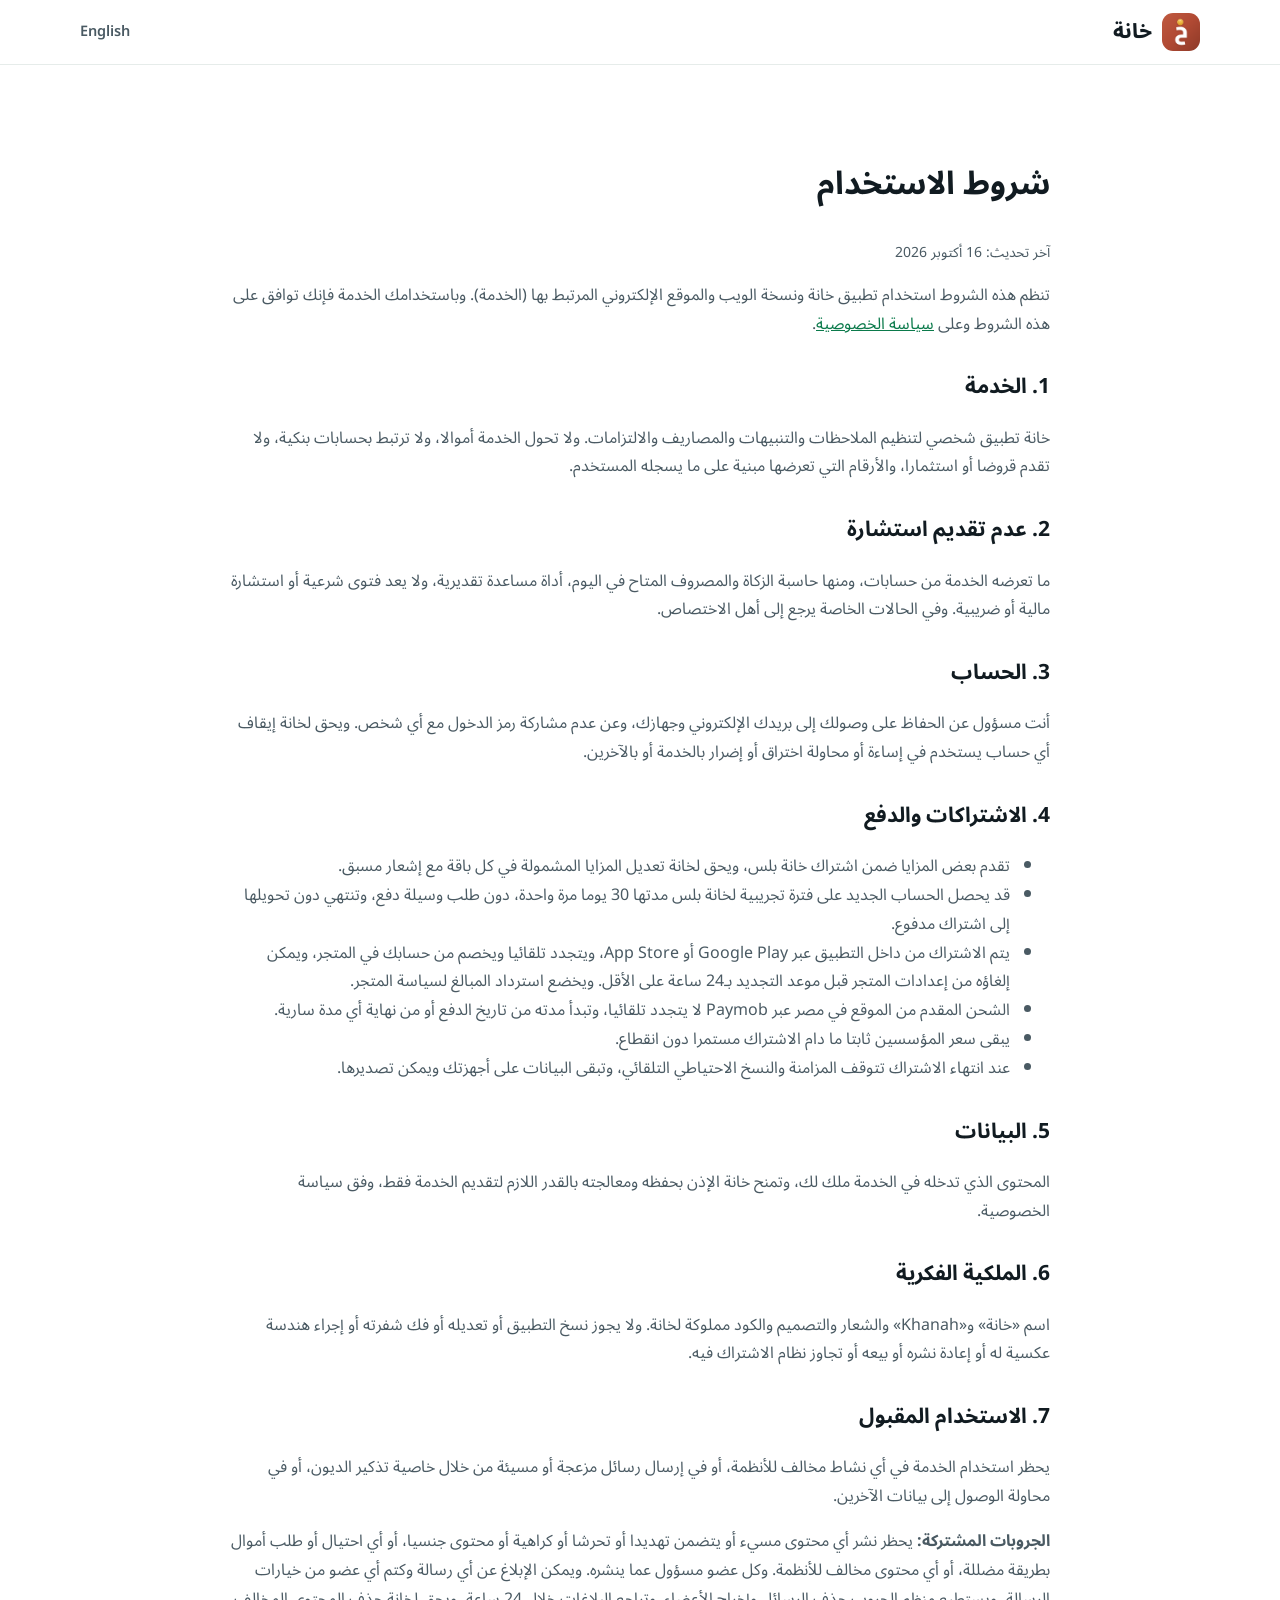
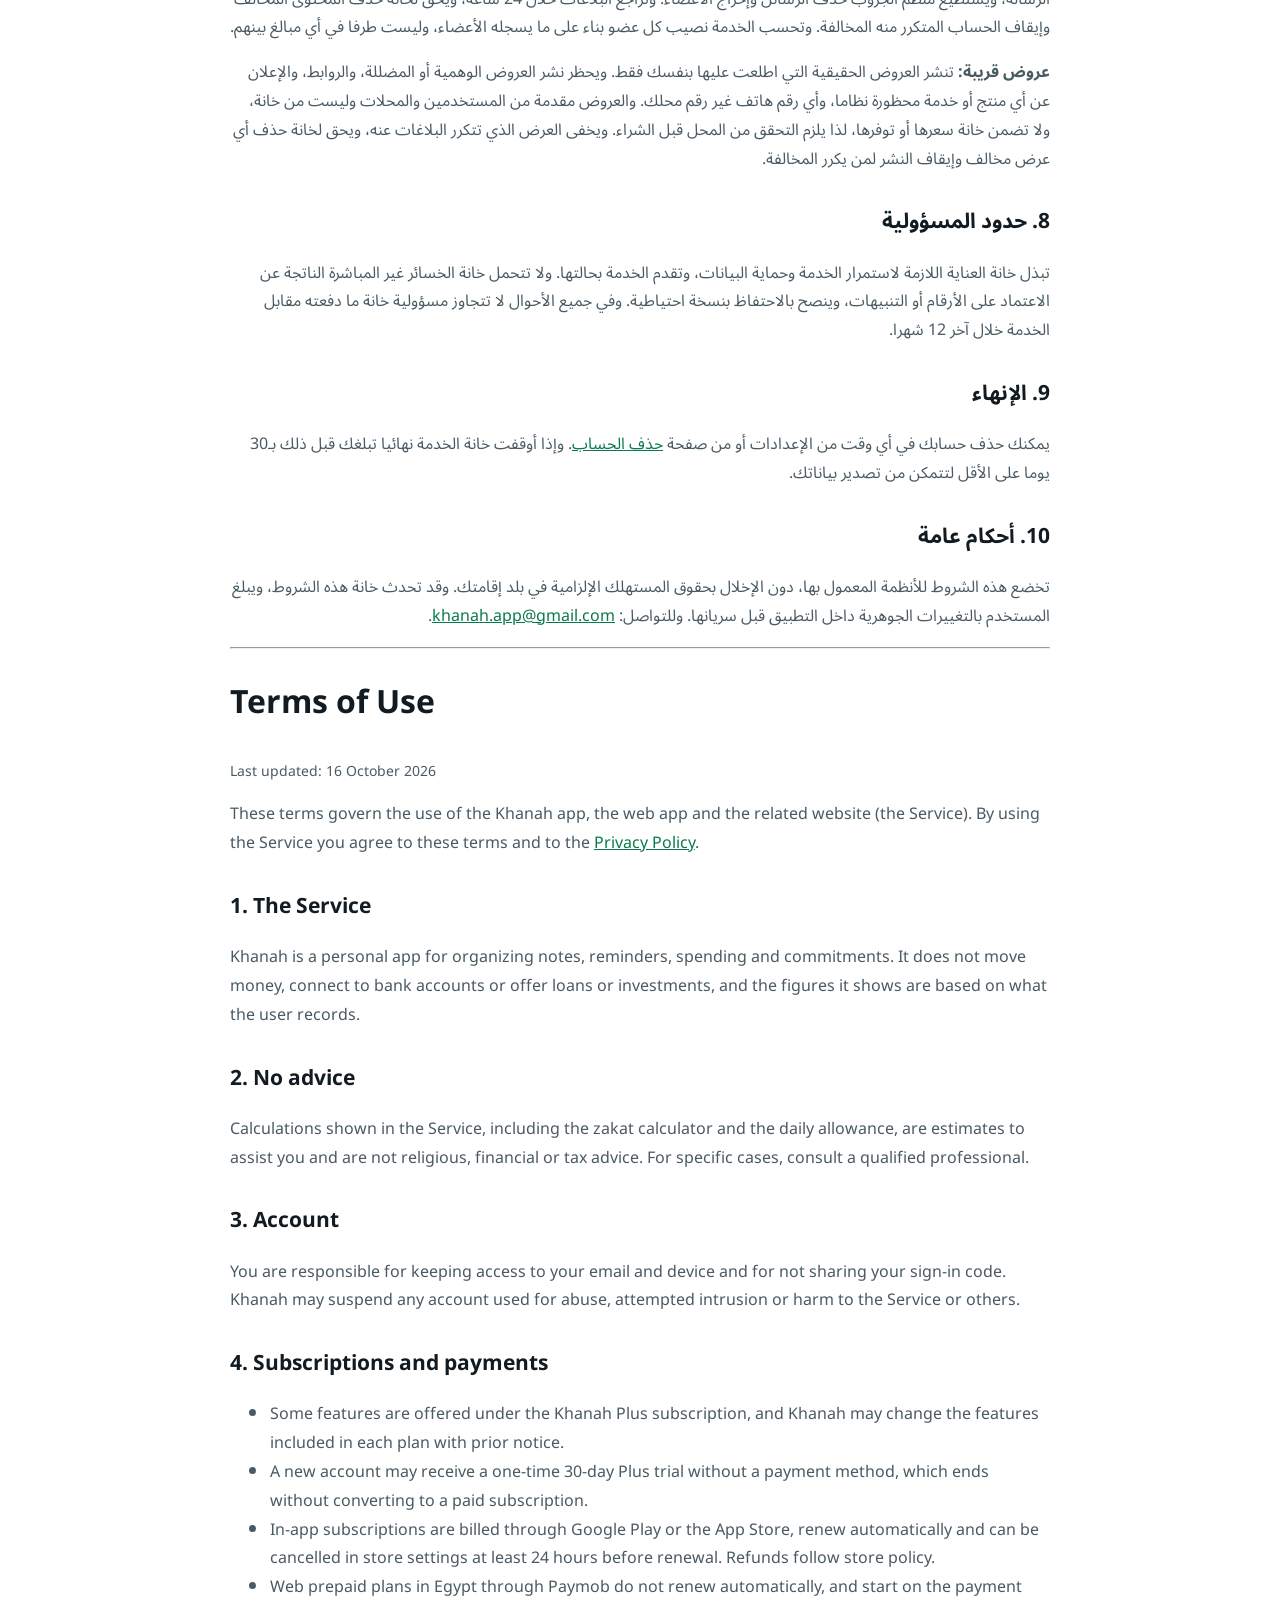
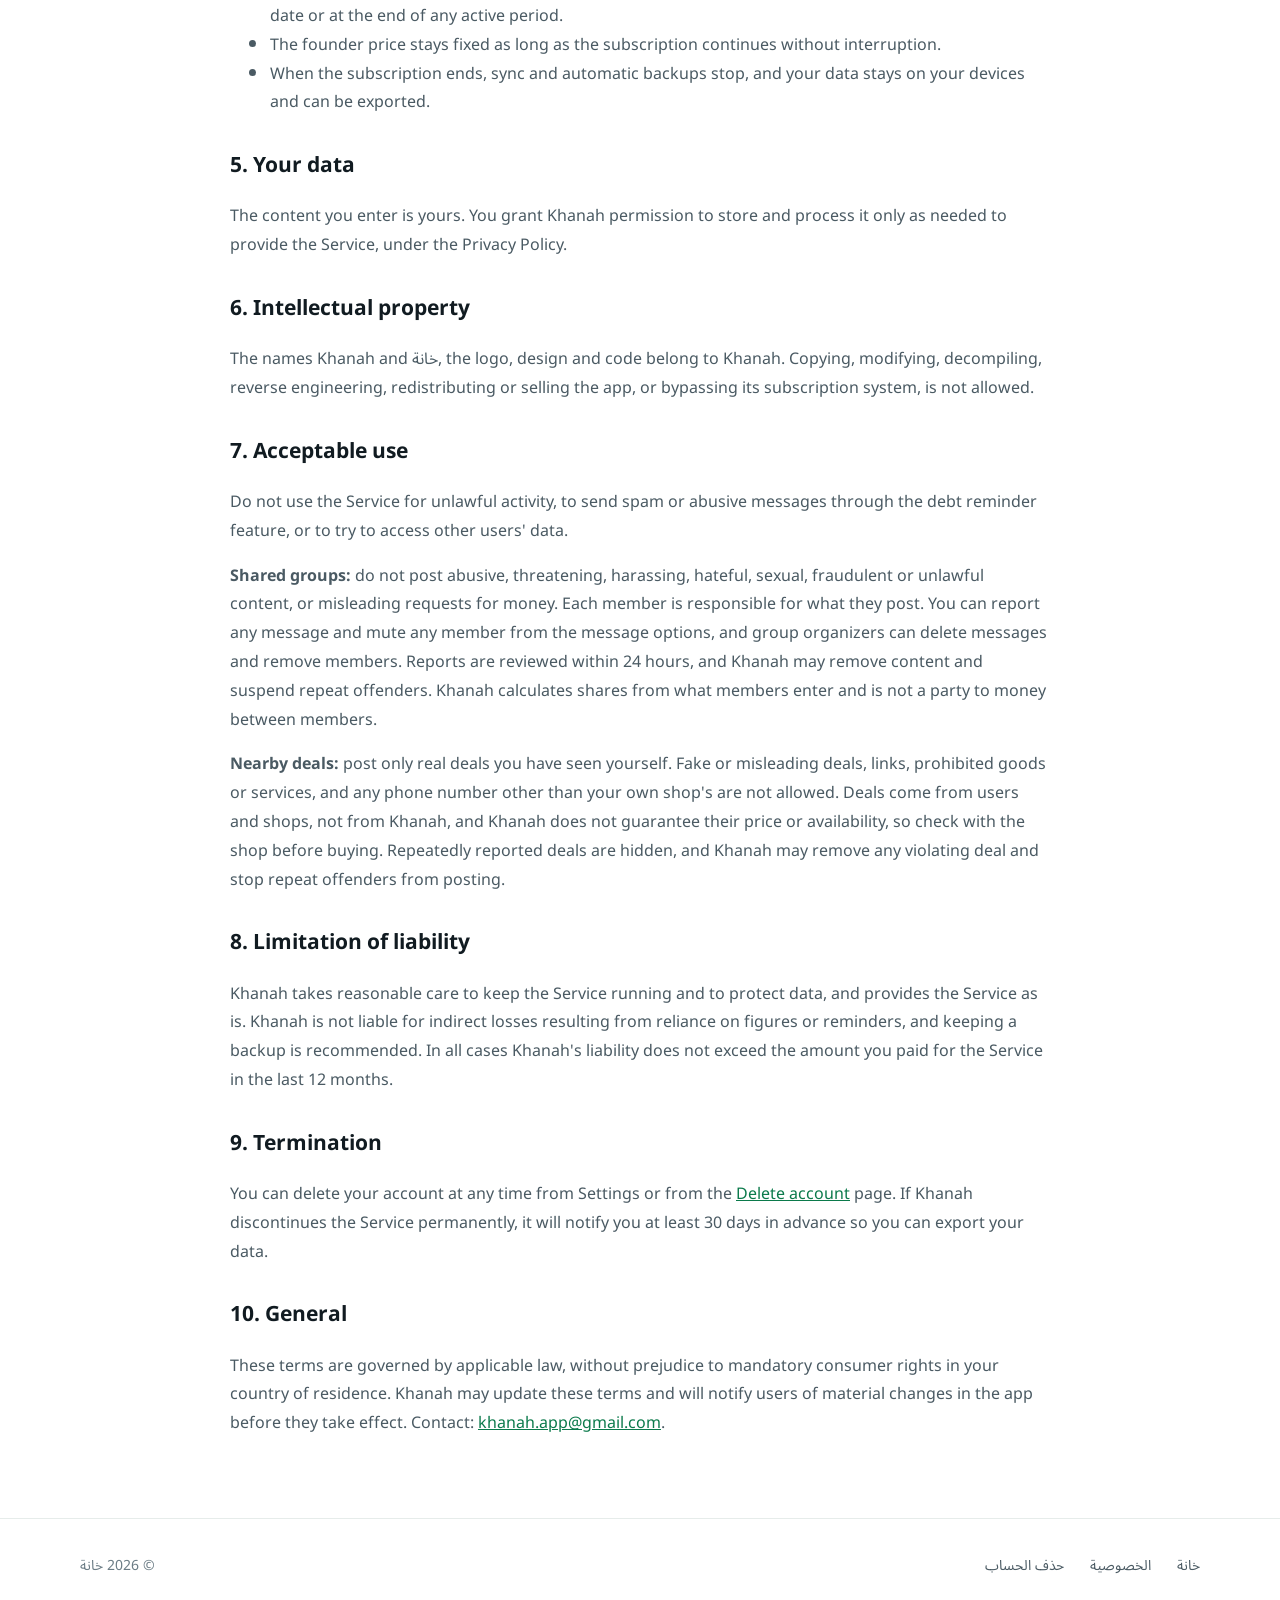
<file: terms.html>
<!doctype html>
<html lang="ar" dir="rtl">
<head>
<meta charset="utf-8">
<meta name="viewport" content="width=device-width, initial-scale=1">
<title>شروط الاستخدام | خانة</title>
<link rel="canonical" href="https://accjobs87-boop.github.io/khanah-site/terms.html">
<link rel="icon" href="assets/icon-192.png">
<link rel="preconnect" href="https://fonts.googleapis.com">
<link rel="preconnect" href="https://fonts.gstatic.com" crossorigin>
<link href="https://fonts.googleapis.com/css2?family=Noto+Sans+Arabic:wght@400;600;700;800&display=swap" rel="stylesheet">
<link rel="stylesheet" href="assets/site.css">
</head>
<body>
<header class="top"><div class="wrap"><a class="logo" href="./"><img src="assets/icon-192.png" alt="">خانة</a><nav class="nav"><a href="#en">English</a></nav></div></header>
<main><section><div class="wrap legal">
<h1>شروط الاستخدام</h1>
<p class="updated">آخر تحديث: 16 أكتوبر 2026</p>
<p>تنظم هذه الشروط استخدام تطبيق خانة ونسخة الويب والموقع الإلكتروني المرتبط بها (الخدمة). وباستخدامك الخدمة فإنك توافق على هذه الشروط وعلى <a href="privacy.html">سياسة الخصوصية</a>.</p>

<h2>1. الخدمة</h2>
<p>خانة تطبيق شخصي لتنظيم الملاحظات والتنبيهات والمصاريف والالتزامات. ولا تحول الخدمة أموالا، ولا ترتبط بحسابات بنكية، ولا تقدم قروضا أو استثمارا، والأرقام التي تعرضها مبنية على ما يسجله المستخدم.</p>

<h2>2. عدم تقديم استشارة</h2>
<p>ما تعرضه الخدمة من حسابات، ومنها حاسبة الزكاة والمصروف المتاح في اليوم، أداة مساعدة تقديرية، ولا يعد فتوى شرعية أو استشارة مالية أو ضريبية. وفي الحالات الخاصة يرجع إلى أهل الاختصاص.</p>

<h2>3. الحساب</h2>
<p>أنت مسؤول عن الحفاظ على وصولك إلى بريدك الإلكتروني وجهازك، وعن عدم مشاركة رمز الدخول مع أي شخص. ويحق لخانة إيقاف أي حساب يستخدم في إساءة أو محاولة اختراق أو إضرار بالخدمة أو بالآخرين.</p>

<h2>4. الاشتراكات والدفع</h2>
<ul>
<li>تقدم بعض المزايا ضمن اشتراك خانة بلس، ويحق لخانة تعديل المزايا المشمولة في كل باقة مع إشعار مسبق.</li>
<li>قد يحصل الحساب الجديد على فترة تجريبية لخانة بلس مدتها 30 يوما مرة واحدة، دون طلب وسيلة دفع، وتنتهي دون تحويلها إلى اشتراك مدفوع.</li>
<li>يتم الاشتراك من داخل التطبيق عبر Google Play أو App Store، ويتجدد تلقائيا ويخصم من حسابك في المتجر، ويمكن إلغاؤه من إعدادات المتجر قبل موعد التجديد بـ24 ساعة على الأقل. ويخضع استرداد المبالغ لسياسة المتجر.</li>
<li>الشحن المقدم من الموقع في مصر عبر Paymob لا يتجدد تلقائيا، وتبدأ مدته من تاريخ الدفع أو من نهاية أي مدة سارية.</li>
<li>يبقى سعر المؤسسين ثابتا ما دام الاشتراك مستمرا دون انقطاع.</li>
<li>عند انتهاء الاشتراك تتوقف المزامنة والنسخ الاحتياطي التلقائي، وتبقى البيانات على أجهزتك ويمكن تصديرها.</li>
</ul>

<h2>5. البيانات</h2>
<p>المحتوى الذي تدخله في الخدمة ملك لك، وتمنح خانة الإذن بحفظه ومعالجته بالقدر اللازم لتقديم الخدمة فقط، وفق سياسة الخصوصية.</p>

<h2>6. الملكية الفكرية</h2>
<p>اسم «خانة» و«Khanah» والشعار والتصميم والكود مملوكة لخانة. ولا يجوز نسخ التطبيق أو تعديله أو فك شفرته أو إجراء هندسة عكسية له أو إعادة نشره أو بيعه أو تجاوز نظام الاشتراك فيه.</p>

<h2>7. الاستخدام المقبول</h2>
<p>يحظر استخدام الخدمة في أي نشاط مخالف للأنظمة، أو في إرسال رسائل مزعجة أو مسيئة من خلال خاصية تذكير الديون، أو في محاولة الوصول إلى بيانات الآخرين.</p>
<p><b>الجروبات المشتركة:</b> يحظر نشر أي محتوى مسيء أو يتضمن تهديدا أو تحرشا أو كراهية أو محتوى جنسيا، أو أي احتيال أو طلب أموال بطريقة مضللة، أو أي محتوى مخالف للأنظمة. وكل عضو مسؤول عما ينشره. ويمكن الإبلاغ عن أي رسالة وكتم أي عضو من خيارات الرسالة، ويستطيع منظم الجروب حذف الرسائل وإخراج الأعضاء. وتراجع البلاغات خلال 24 ساعة، ويحق لخانة حذف المحتوى المخالف وإيقاف الحساب المتكرر منه المخالفة. وتحسب الخدمة نصيب كل عضو بناء على ما يسجله الأعضاء، وليست طرفا في أي مبالغ بينهم.</p>
<p><b>عروض قريبة:</b> تنشر العروض الحقيقية التي اطلعت عليها بنفسك فقط. ويحظر نشر العروض الوهمية أو المضللة، والروابط، والإعلان عن أي منتج أو خدمة محظورة نظاما، وأي رقم هاتف غير رقم محلك. والعروض مقدمة من المستخدمين والمحلات وليست من خانة، ولا تضمن خانة سعرها أو توفرها، لذا يلزم التحقق من المحل قبل الشراء. ويخفى العرض الذي تتكرر البلاغات عنه، ويحق لخانة حذف أي عرض مخالف وإيقاف النشر لمن يكرر المخالفة.</p>

<h2>8. حدود المسؤولية</h2>
<p>تبذل خانة العناية اللازمة لاستمرار الخدمة وحماية البيانات، وتقدم الخدمة بحالتها. ولا تتحمل خانة الخسائر غير المباشرة الناتجة عن الاعتماد على الأرقام أو التنبيهات، وينصح بالاحتفاظ بنسخة احتياطية. وفي جميع الأحوال لا تتجاوز مسؤولية خانة ما دفعته مقابل الخدمة خلال آخر 12 شهرا.</p>

<h2>9. الإنهاء</h2>
<p>يمكنك حذف حسابك في أي وقت من الإعدادات أو من صفحة <a href="delete-account.html">حذف الحساب</a>. وإذا أوقفت خانة الخدمة نهائيا تبلغك قبل ذلك بـ30 يوما على الأقل لتتمكن من تصدير بياناتك.</p>

<h2>10. أحكام عامة</h2>
<p>تخضع هذه الشروط للأنظمة المعمول بها، دون الإخلال بحقوق المستهلك الإلزامية في بلد إقامتك. وقد تحدث خانة هذه الشروط، ويبلغ المستخدم بالتغييرات الجوهرية داخل التطبيق قبل سريانها. وللتواصل: <a href="mailto:khanah.app@gmail.com">khanah.app@gmail.com</a>.</p>

<hr id="en">
<div dir="ltr" lang="en" style="text-align:left">
<h1>Terms of Use</h1>
<p class="updated">Last updated: 16 October 2026</p>
<p>These terms govern the use of the Khanah app, the web app and the related website (the Service). By using the Service you agree to these terms and to the <a href="privacy.html">Privacy Policy</a>.</p>
<h2>1. The Service</h2>
<p>Khanah is a personal app for organizing notes, reminders, spending and commitments. It does not move money, connect to bank accounts or offer loans or investments, and the figures it shows are based on what the user records.</p>
<h2>2. No advice</h2>
<p>Calculations shown in the Service, including the zakat calculator and the daily allowance, are estimates to assist you and are not religious, financial or tax advice. For specific cases, consult a qualified professional.</p>
<h2>3. Account</h2>
<p>You are responsible for keeping access to your email and device and for not sharing your sign-in code. Khanah may suspend any account used for abuse, attempted intrusion or harm to the Service or others.</p>
<h2>4. Subscriptions and payments</h2>
<ul>
<li>Some features are offered under the Khanah Plus subscription, and Khanah may change the features included in each plan with prior notice.</li>
<li>A new account may receive a one-time 30-day Plus trial without a payment method, which ends without converting to a paid subscription.</li>
<li>In-app subscriptions are billed through Google Play or the App Store, renew automatically and can be cancelled in store settings at least 24 hours before renewal. Refunds follow store policy.</li>
<li>Web prepaid plans in Egypt through Paymob do not renew automatically, and start on the payment date or at the end of any active period.</li>
<li>The founder price stays fixed as long as the subscription continues without interruption.</li>
<li>When the subscription ends, sync and automatic backups stop, and your data stays on your devices and can be exported.</li>
</ul>
<h2>5. Your data</h2>
<p>The content you enter is yours. You grant Khanah permission to store and process it only as needed to provide the Service, under the Privacy Policy.</p>
<h2>6. Intellectual property</h2>
<p>The names Khanah and خانة, the logo, design and code belong to Khanah. Copying, modifying, decompiling, reverse engineering, redistributing or selling the app, or bypassing its subscription system, is not allowed.</p>
<h2>7. Acceptable use</h2>
<p>Do not use the Service for unlawful activity, to send spam or abusive messages through the debt reminder feature, or to try to access other users' data.</p>
<p><b>Shared groups:</b> do not post abusive, threatening, harassing, hateful, sexual, fraudulent or unlawful content, or misleading requests for money. Each member is responsible for what they post. You can report any message and mute any member from the message options, and group organizers can delete messages and remove members. Reports are reviewed within 24 hours, and Khanah may remove content and suspend repeat offenders. Khanah calculates shares from what members enter and is not a party to money between members.</p>
<p><b>Nearby deals:</b> post only real deals you have seen yourself. Fake or misleading deals, links, prohibited goods or services, and any phone number other than your own shop's are not allowed. Deals come from users and shops, not from Khanah, and Khanah does not guarantee their price or availability, so check with the shop before buying. Repeatedly reported deals are hidden, and Khanah may remove any violating deal and stop repeat offenders from posting.</p>
<h2>8. Limitation of liability</h2>
<p>Khanah takes reasonable care to keep the Service running and to protect data, and provides the Service as is. Khanah is not liable for indirect losses resulting from reliance on figures or reminders, and keeping a backup is recommended. In all cases Khanah's liability does not exceed the amount you paid for the Service in the last 12 months.</p>
<h2>9. Termination</h2>
<p>You can delete your account at any time from Settings or from the <a href="delete-account.html">Delete account</a> page. If Khanah discontinues the Service permanently, it will notify you at least 30 days in advance so you can export your data.</p>
<h2>10. General</h2>
<p>These terms are governed by applicable law, without prejudice to mandatory consumer rights in your country of residence. Khanah may update these terms and will notify users of material changes in the app before they take effect. Contact: <a href="mailto:khanah.app@gmail.com">khanah.app@gmail.com</a>.</p>
</div>
</div></section></main>
<footer><div class="wrap"><a href="./">خانة</a><a href="privacy.html">الخصوصية</a><a href="delete-account.html">حذف الحساب</a><span class="copy">© 2026 خانة</span></div></footer>
</body>
</html>
</file>
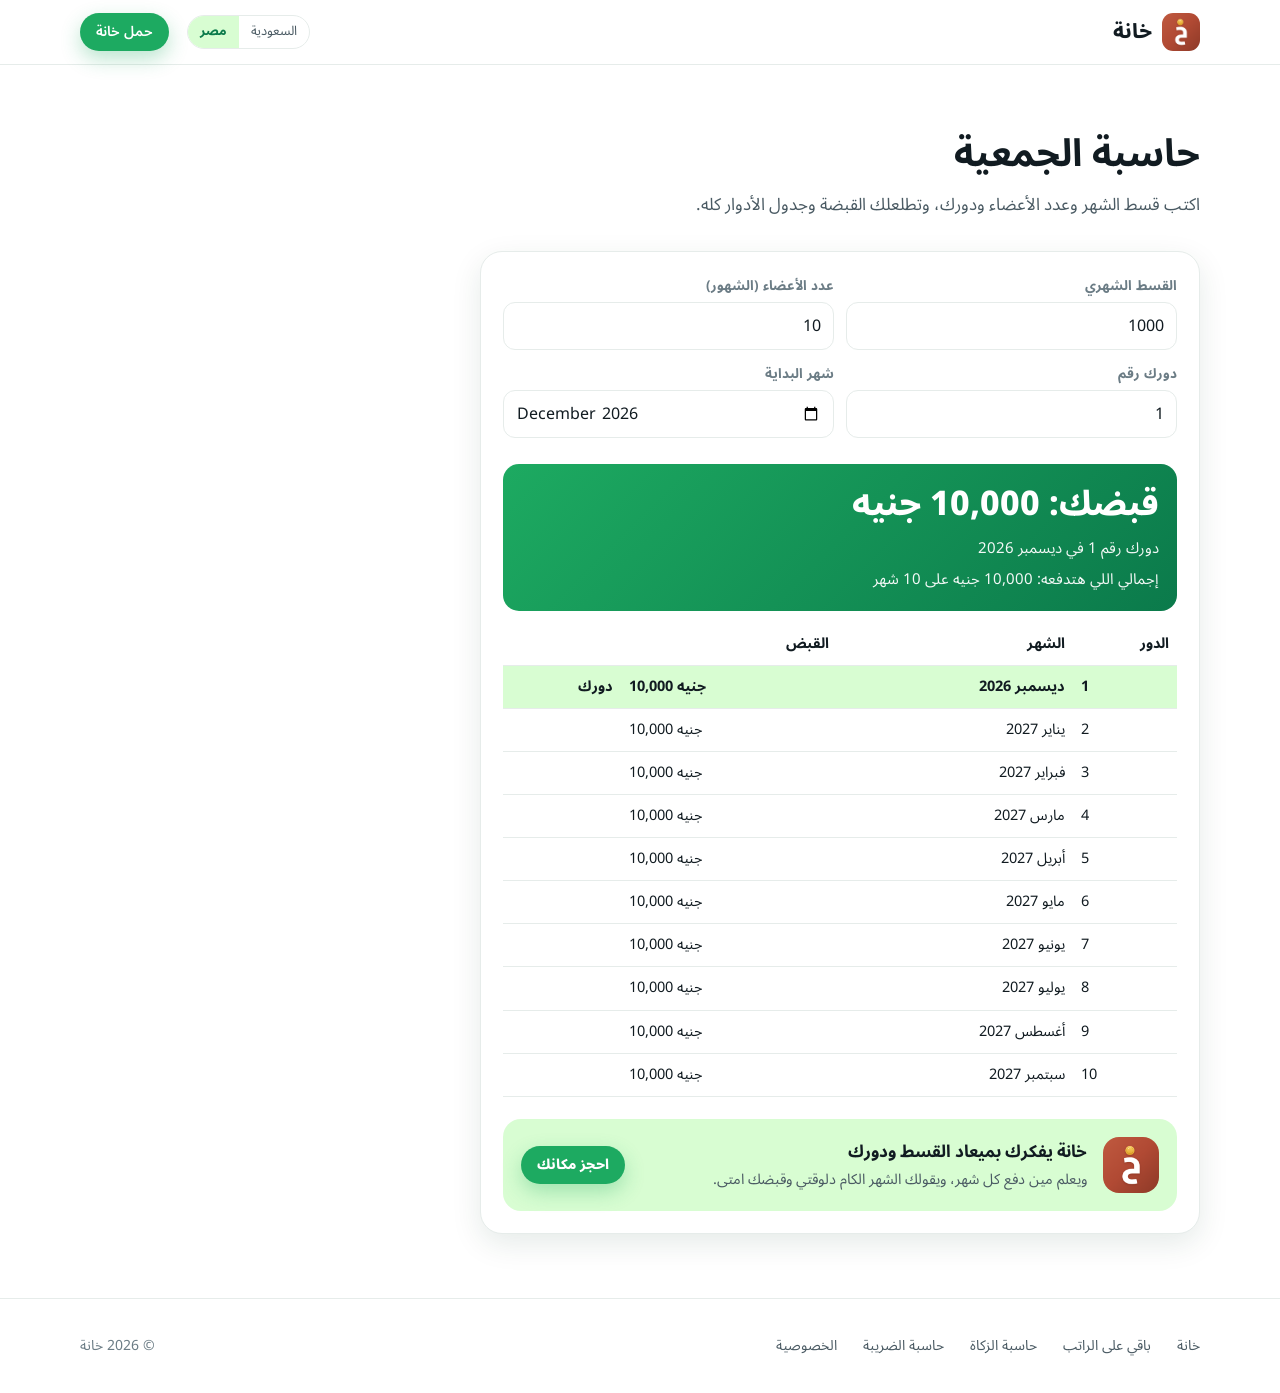
<file: tools/jamiya.html>
<!doctype html>
<html lang="ar" dir="rtl" data-c="EG">
<head>
<meta charset="utf-8">
<meta name="viewport" content="width=device-width, initial-scale=1">
<title>حاسبة الجمعية: جدول الأدوار ومواعيد القبض | خانة</title>
<meta name="description" content="احسب الجمعية: قسط الشهر وعدد الأعضاء ودورك، والحاسبة تطلع قبضك وجدول الأدوار بالشهور.">
<link rel="canonical" href="https://khanah.app/tools/jamiya.html">
<meta name="theme-color" content="#1DAA61">
<link rel="icon" href="../assets/icon-192.png">
<link rel="preconnect" href="https://fonts.googleapis.com">
<link rel="preconnect" href="https://fonts.gstatic.com" crossorigin>
<link href="https://fonts.googleapis.com/css2?family=Noto+Sans+Arabic:wght@400;600;700;800&display=swap" rel="stylesheet">
<link rel="stylesheet" href="../assets/site.css">
</head>
<body data-tool="jamiya">
<header class="top"><div class="wrap">
  <a class="logo" href="../"><img src="../assets/icon-192.png" alt="">خانة</a>
  <nav class="nav"><div class="pill-sw"><button data-set-c="SA">السعودية</button><button data-set-c="EG">مصر</button></div><a class="btn pri sm" href="../#join">حمل خانة</a></nav>
</div></header>
<main>
  <section>
    <div class="wrap">
      <h1 class="h2">حاسبة الجمعية</h1>
      <p class="sub">اكتب قسط الشهر وعدد الأعضاء ودورك، وتطلعلك القبضة وجدول الأدوار كله.</p>
      <div class="tool">
        <div class="row">
          <label class="f"><span>القسط الشهري</span><input class="i" id="amount" inputmode="decimal" value="1000"></label>
          <label class="f"><span>عدد الأعضاء (الشهور)</span><input class="i" id="members" inputmode="numeric" value="10"></label>
        </div>
        <div class="row">
          <label class="f"><span>دورك رقم</span><input class="i" id="turn" inputmode="numeric" value="1"></label>
          <label class="f"><span>شهر البداية</span><input class="i" id="start" type="month"></label>
        </div>
        <div class="result" id="out"></div>
        <div id="table"></div>
        <div class="cta-card">
          <img src="../assets/icon-192.png" alt="">
          <div><b>خانة يفكرك بميعاد القسط ودورك</b><p>ويعلم مين دفع كل شهر، ويقولك الشهر الكام دلوقتي وقبضك امتى.</p></div>
          <a class="btn pri sm" href="../#join">احجز مكانك</a>
        </div>
      </div>
    </div>
  </section>
</main>
<footer><div class="wrap"><a href="../">خانة</a><a href="salary.html">باقي على الراتب</a><a href="zakat.html">حاسبة الزكاة</a><a href="vat.html">حاسبة الضريبة</a><a href="../privacy.html">الخصوصية</a><span class="copy">© 2026 خانة</span></div></footer>
<script src="../assets/site.js"></script>
<script src="../assets/tools.js"></script>
</body>
</html>
</file>
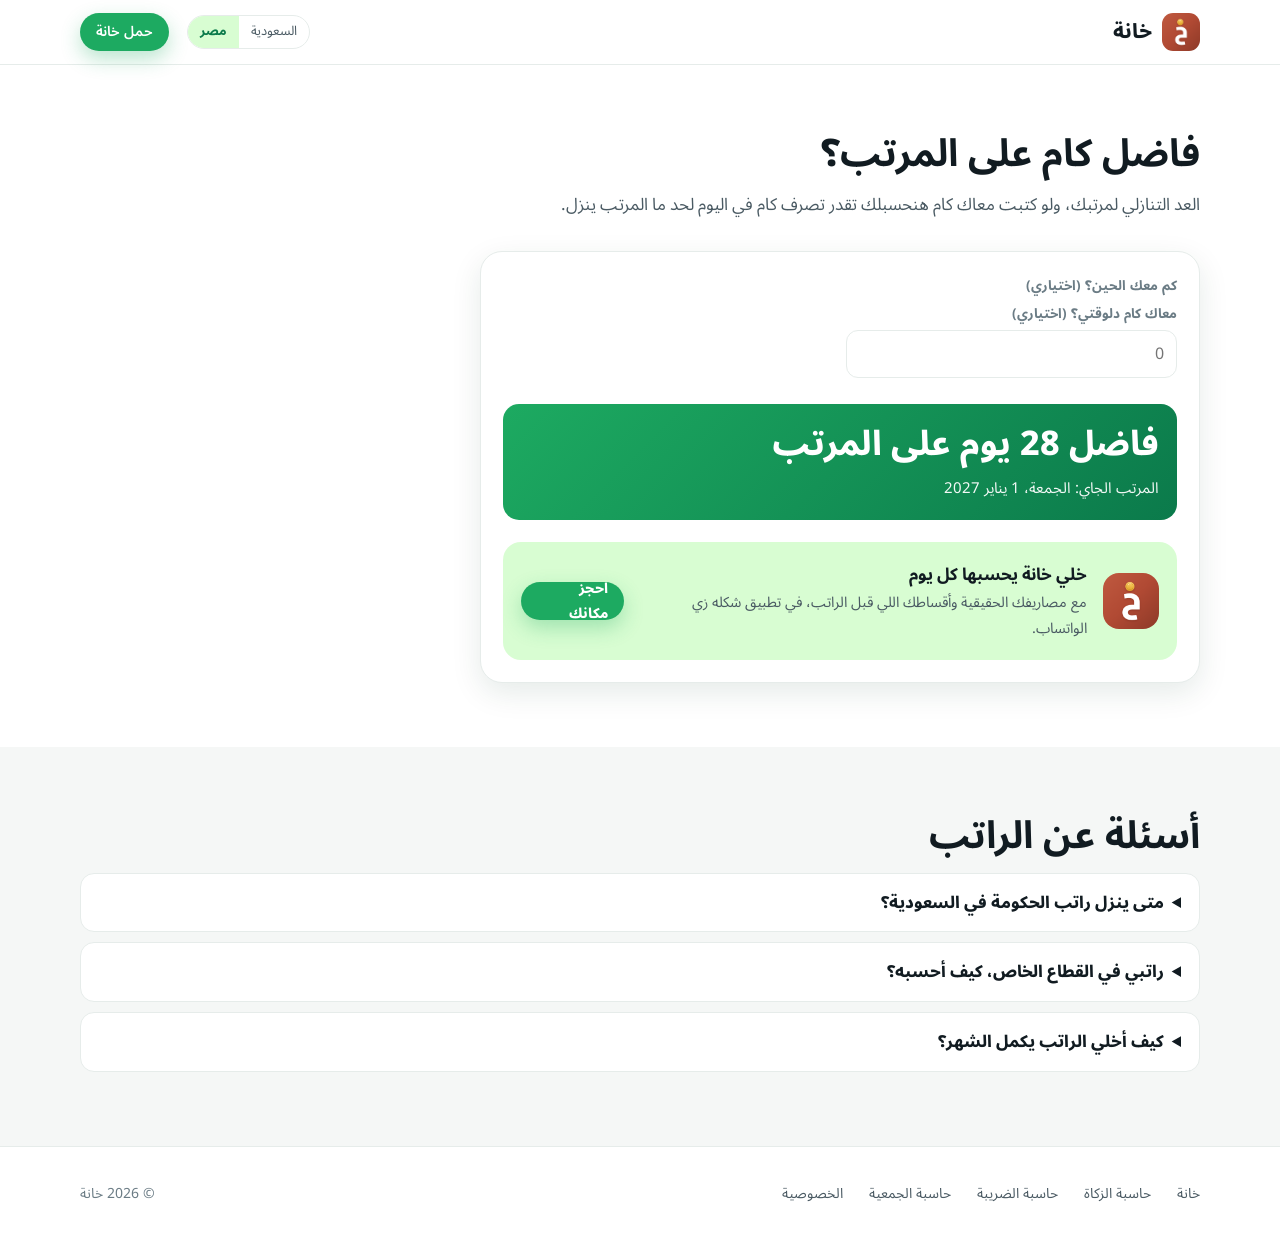
<file: tools/salary.html>
<!doctype html>
<html lang="ar" dir="rtl" data-c="SA">
<head>
<meta charset="utf-8">
<meta name="viewport" content="width=device-width, initial-scale=1">
<title>كم باقي على الراتب؟ العد التنازلي لراتب 27 | خانة</title>
<meta name="description" content="كم باقي على الراتب اليوم؟ عداد الأيام لراتب الحكومة يوم 27 أو أي يوم تختاره، مع التاريخ الهجري وكم تقدر تصرف في اليوم لين الراتب.">
<link rel="canonical" href="https://khanah.app/tools/salary.html">
<meta name="theme-color" content="#1DAA61">
<link rel="icon" href="../assets/icon-192.png">
<link rel="preconnect" href="https://fonts.googleapis.com">
<link rel="preconnect" href="https://fonts.gstatic.com" crossorigin>
<link href="https://fonts.googleapis.com/css2?family=Noto+Sans+Arabic:wght@400;600;700;800&display=swap" rel="stylesheet">
<link rel="stylesheet" href="../assets/site.css">
</head>
<body data-tool="salary">
<header class="top"><div class="wrap">
  <a class="logo" href="../"><img src="../assets/icon-192.png" alt="">خانة</a>
  <nav class="nav"><div class="pill-sw"><button data-set-c="SA">السعودية</button><button data-set-c="EG">مصر</button></div><a class="btn pri sm" href="../#join">حمل خانة</a></nav>
</div></header>
<main>
  <section>
    <div class="wrap">
      <h1 class="h2"><span data-only="SA">كم باقي على الراتب؟</span><span data-only="EG">فاضل كام على المرتب؟</span></h1>
      <p class="sub"><span data-only="SA">العد التنازلي لراتبك، وإذا كتبت كم معك نحسب لك كم تقدر تصرف في اليوم لين ينزل الراتب.</span><span data-only="EG">العد التنازلي لمرتبك، ولو كتبت معاك كام هنحسبلك تقدر تصرف كام في اليوم لحد ما المرتب ينزل.</span></p>
      <div class="tool">
        <div class="seg only-gov" id="sector"><button class="on" data-v="gov">راتب حكومي (27)</button><button data-v="private">يوم آخر</button></div>
        <div class="row">
          <label class="f" id="dayWrap" style="display:none"><span>يوم نزول الراتب من كل شهر</span><input class="i" id="day" inputmode="numeric" placeholder="مثلا 25"></label>
          <label class="f"><span><span data-only="SA">كم معك الحين؟ (اختياري)</span><span data-only="EG">معاك كام دلوقتي؟ (اختياري)</span></span><input class="i" id="have" inputmode="decimal" placeholder="0"></label>
        </div>
        <div class="result" id="out"></div>
        <div class="cta-card">
          <img src="../assets/icon-192.png" alt="">
          <div><b><span data-only="SA">خل خانة يحسبها لك كل يوم</span><span data-only="EG">خلي خانة يحسبها كل يوم</span></b><p>مع مصاريفك الحقيقية وأقساطك اللي قبل الراتب، في تطبيق شكله زي الواتساب.</p></div>
          <a class="btn pri sm" href="../#join">احجز مكانك</a>
        </div>
      </div>
    </div>
  </section>
  <section class="alt">
    <div class="wrap">
      <h2 class="h2">أسئلة عن الراتب</h2>
      <details><summary>متى ينزل راتب الحكومة في السعودية؟</summary><p>يوم 27 من كل شهر ميلادي، وإذا صادف يوم جمعة أو سبت ينزل يوم الخميس اللي قبله. الحاسبة تحسب هالشي تلقائيا.</p></details>
      <details><summary>راتبي في القطاع الخاص، كيف أحسبه؟</summary><p>اختر "يوم آخر" واكتب يوم نزول راتبك، مثلا 25 أو 1.</p></details>
      <details><summary>كيف أخلي الراتب يكمل الشهر؟</summary><p>قسم اللي معك على الأيام الباقية واعرف مصروفك اليومي، وسجل كل مصروف أول بأول. خانة يسوي هالحسبة كل يوم ويخصم الأقساط والفواتير اللي قبل الراتب.</p></details>
    </div>
  </section>
</main>
<footer><div class="wrap"><a href="../">خانة</a><a href="zakat.html">حاسبة الزكاة</a><a href="vat.html">حاسبة الضريبة</a><a href="jamiya.html">حاسبة الجمعية</a><a href="../privacy.html">الخصوصية</a><span class="copy">© 2026 خانة</span></div></footer>
<script src="../assets/site.js"></script>
<script src="../assets/tools.js"></script>
</body>
</html>
</file>
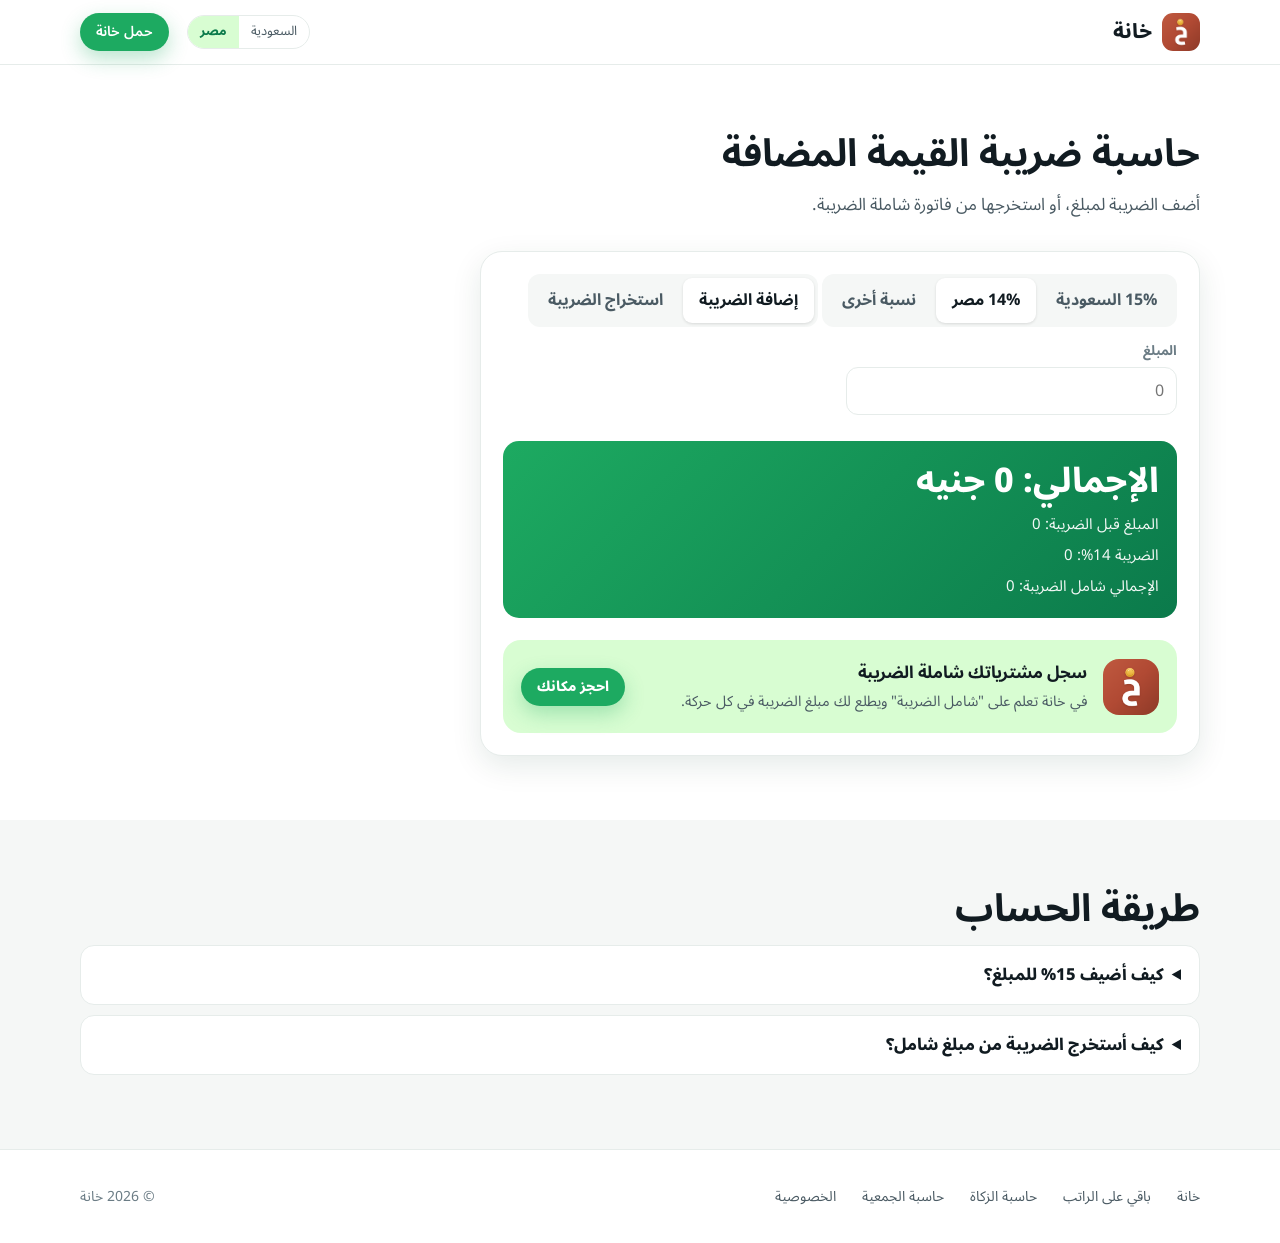
<file: tools/vat.html>
<!doctype html>
<html lang="ar" dir="rtl" data-c="SA">
<head>
<meta charset="utf-8">
<meta name="viewport" content="width=device-width, initial-scale=1">
<title>حاسبة ضريبة القيمة المضافة 15% السعودية و14% مصر | خانة</title>
<meta name="description" content="احسب ضريبة القيمة المضافة: إضافة الضريبة للمبلغ أو استخراجها من مبلغ شامل الضريبة، 15% في السعودية و14% في مصر.">
<link rel="canonical" href="https://khanah.app/tools/vat.html">
<meta name="theme-color" content="#1DAA61">
<link rel="icon" href="../assets/icon-192.png">
<link rel="preconnect" href="https://fonts.googleapis.com">
<link rel="preconnect" href="https://fonts.gstatic.com" crossorigin>
<link href="https://fonts.googleapis.com/css2?family=Noto+Sans+Arabic:wght@400;600;700;800&display=swap" rel="stylesheet">
<link rel="stylesheet" href="../assets/site.css">
</head>
<body data-tool="vat">
<header class="top"><div class="wrap">
  <a class="logo" href="../"><img src="../assets/icon-192.png" alt="">خانة</a>
  <nav class="nav"><div class="pill-sw"><button data-set-c="SA">السعودية</button><button data-set-c="EG">مصر</button></div><a class="btn pri sm" href="../#join">حمل خانة</a></nav>
</div></header>
<main>
  <section>
    <div class="wrap">
      <h1 class="h2">حاسبة ضريبة القيمة المضافة</h1>
      <p class="sub">أضف الضريبة لمبلغ، أو استخرجها من فاتورة شاملة الضريبة.</p>
      <div class="tool">
        <div class="seg" id="rate"><button data-v="15">15% السعودية</button><button data-v="14">14% مصر</button><button data-v="0">نسبة أخرى</button></div>
        <div class="seg" id="mode"><button class="on" data-v="add">إضافة الضريبة</button><button data-v="extract">استخراج الضريبة</button></div>
        <div class="row">
          <label class="f"><span>المبلغ</span><input class="i" id="amount" inputmode="decimal" placeholder="0"></label>
          <label class="f" id="customWrap" style="display:none"><span>النسبة %</span><input class="i" id="custom" inputmode="decimal" placeholder="5"></label>
        </div>
        <div class="result" id="out"></div>
        <div class="cta-card">
          <img src="../assets/icon-192.png" alt="">
          <div><b>سجل مشترياتك شاملة الضريبة</b><p>في خانة تعلم على "شامل الضريبة" ويطلع لك مبلغ الضريبة في كل حركة.</p></div>
          <a class="btn pri sm" href="../#join">احجز مكانك</a>
        </div>
      </div>
    </div>
  </section>
  <section class="alt">
    <div class="wrap">
      <h2 class="h2">طريقة الحساب</h2>
      <details><summary>كيف أضيف 15% للمبلغ؟</summary><p>اضرب المبلغ في 1.15. مثلا 100 ريال تصير 115 منها 15 ضريبة.</p></details>
      <details><summary>كيف أستخرج الضريبة من مبلغ شامل؟</summary><p>اقسم المبلغ على 1.15 عشان تعرف السعر قبل الضريبة، والفرق هو الضريبة. مثلا 115 ريال فيها 15 ضريبة. وفي مصر اقسم على 1.14.</p></details>
    </div>
  </section>
</main>
<footer><div class="wrap"><a href="../">خانة</a><a href="salary.html">باقي على الراتب</a><a href="zakat.html">حاسبة الزكاة</a><a href="jamiya.html">حاسبة الجمعية</a><a href="../privacy.html">الخصوصية</a><span class="copy">© 2026 خانة</span></div></footer>
<script src="../assets/site.js"></script>
<script src="../assets/tools.js"></script>
</body>
</html>
</file>
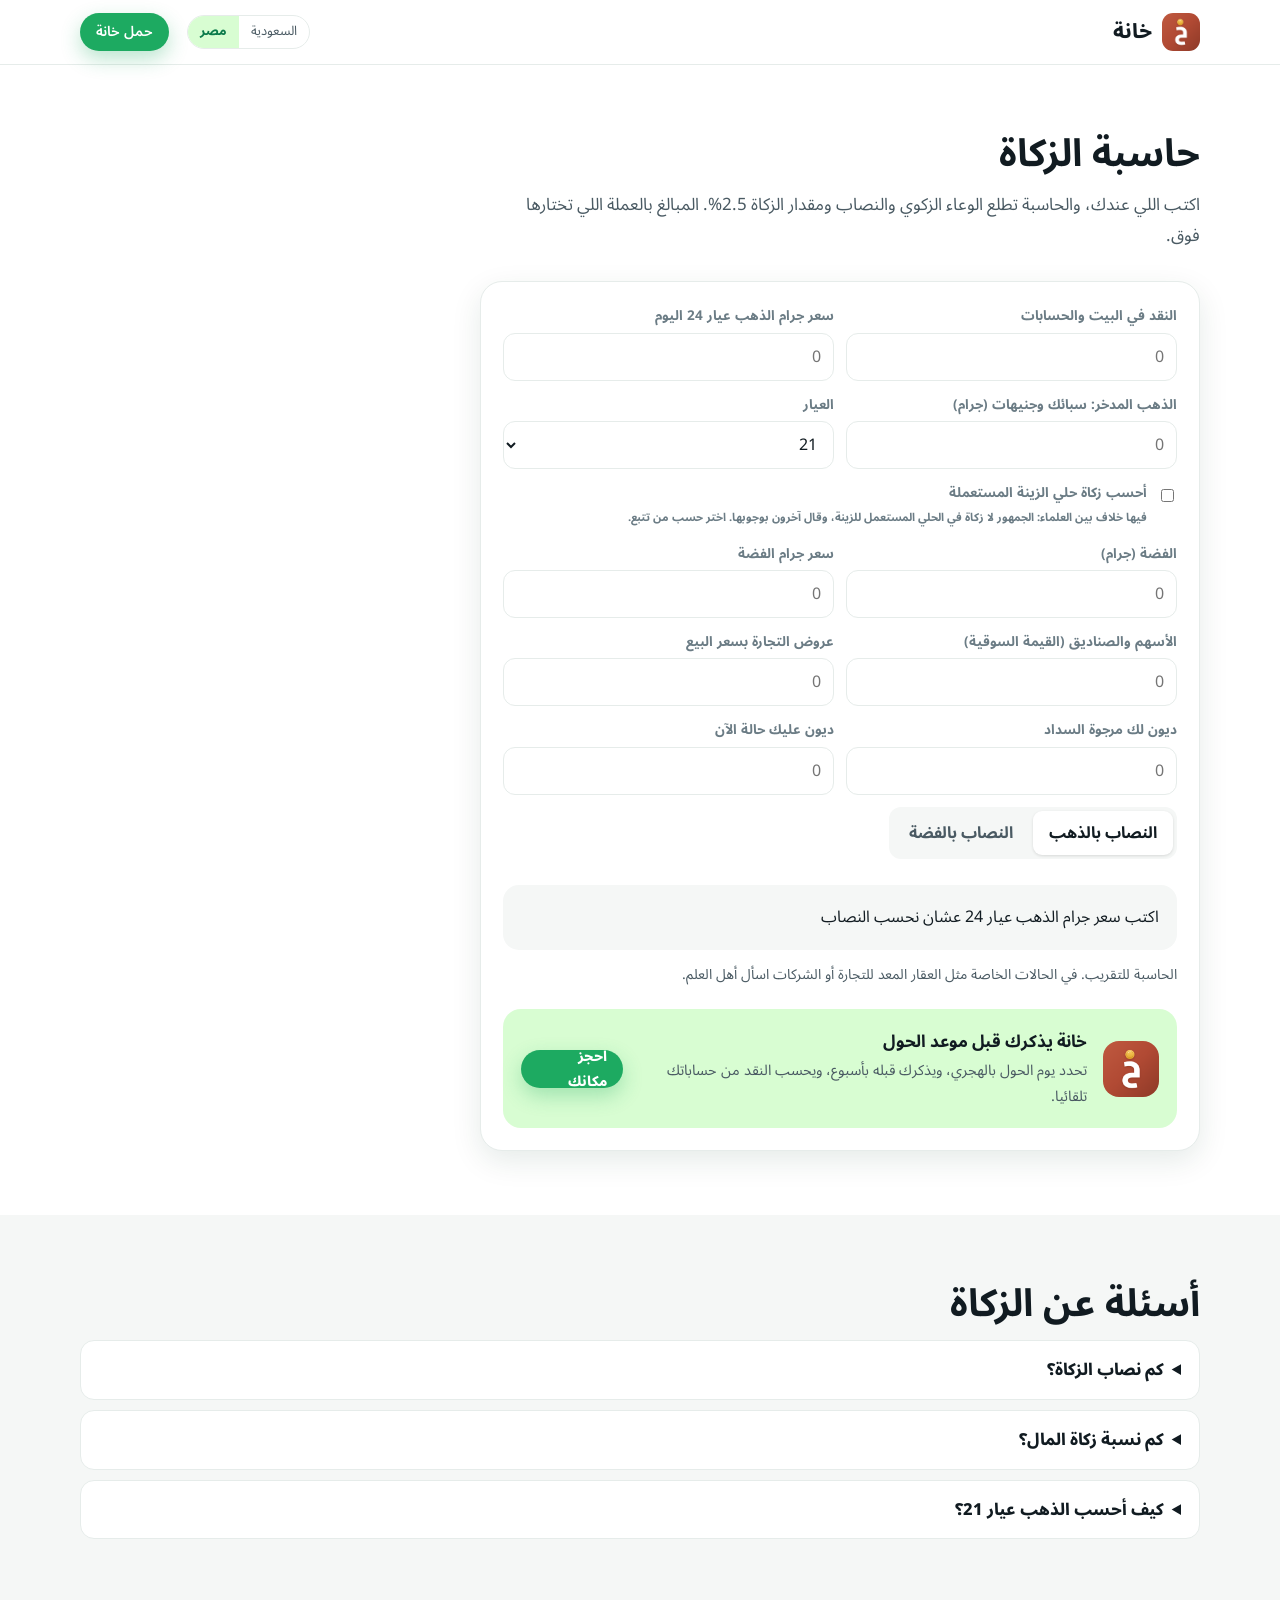
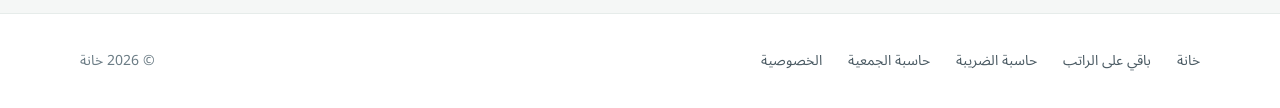
<file: tools/zakat.html>
<!doctype html>
<html lang="ar" dir="rtl" data-c="SA">
<head>
<meta charset="utf-8">
<meta name="viewport" content="width=device-width, initial-scale=1">
<title>حاسبة الزكاة: زكاة المال والذهب والفضة والأسهم | خانة</title>
<meta name="description" content="احسب زكاة مالك بالريال أو الجنيه: النقد والذهب عيار 24 و21 و18 والفضة والأسهم وعروض التجارة والديون، بالنصاب الصحيح 85 جرام ذهب أو 595 جرام فضة.">
<link rel="canonical" href="https://khanah.app/tools/zakat.html">
<meta name="theme-color" content="#1DAA61">
<link rel="icon" href="../assets/icon-192.png">
<link rel="preconnect" href="https://fonts.googleapis.com">
<link rel="preconnect" href="https://fonts.gstatic.com" crossorigin>
<link href="https://fonts.googleapis.com/css2?family=Noto+Sans+Arabic:wght@400;600;700;800&display=swap" rel="stylesheet">
<link rel="stylesheet" href="../assets/site.css">
</head>
<body data-tool="zakat">
<header class="top"><div class="wrap">
  <a class="logo" href="../"><img src="../assets/icon-192.png" alt="">خانة</a>
  <nav class="nav"><div class="pill-sw"><button data-set-c="SA">السعودية</button><button data-set-c="EG">مصر</button></div><a class="btn pri sm" href="../#join">حمل خانة</a></nav>
</div></header>
<main>
  <section>
    <div class="wrap">
      <h1 class="h2">حاسبة الزكاة</h1>
      <p class="sub">اكتب اللي عندك، والحاسبة تطلع الوعاء الزكوي والنصاب ومقدار الزكاة 2.5%. المبالغ بالعملة اللي تختارها فوق.</p>
      <div class="tool">
        <div class="row">
          <label class="f"><span>النقد في البيت والحسابات</span><input class="i" id="cash" inputmode="decimal" placeholder="0"></label>
          <label class="f"><span>سعر جرام الذهب عيار 24 اليوم</span><input class="i" id="goldPrice" inputmode="decimal" placeholder="0"></label>
        </div>
        <div class="row">
          <label class="f"><span>الذهب المدخر: سبائك وجنيهات (جرام)</span><input class="i" id="gold" inputmode="decimal" placeholder="0"></label>
          <label class="f"><span>العيار</span><select class="i" id="karat"><option>24</option><option>22</option><option selected>21</option><option>18</option></select></label>
        </div>
        <label class="f" style="display:flex;gap:10px;align-items:flex-start"><input type="checkbox" id="incJ" style="margin-top:8px"><span style="margin:0">أحسب زكاة حلي الزينة المستعملة<br><small>فيها خلاف بين العلماء: الجمهور لا زكاة في الحلي المستعمل للزينة، وقال آخرون بوجوبها. اختر حسب من تتبع.</small></span></label>
        <div class="row" id="jWrap" style="display:none">
          <label class="f"><span>حلي الزينة (جرام)</span><input class="i" id="jewel" inputmode="decimal" placeholder="0"></label>
          <label class="f"><span>العيار</span><select class="i" id="jkarat"><option>24</option><option>22</option><option selected>21</option><option>18</option></select></label>
        </div>
        <div class="row">
          <label class="f"><span>الفضة (جرام)</span><input class="i" id="silver" inputmode="decimal" placeholder="0"></label>
          <label class="f"><span>سعر جرام الفضة</span><input class="i" id="silverPrice" inputmode="decimal" placeholder="0"></label>
        </div>
        <div class="row">
          <label class="f"><span>الأسهم والصناديق (القيمة السوقية)</span><input class="i" id="invest" inputmode="decimal" placeholder="0"></label>
          <label class="f"><span>عروض التجارة بسعر البيع</span><input class="i" id="trade" inputmode="decimal" placeholder="0"></label>
        </div>
        <div class="row">
          <label class="f"><span>ديون لك مرجوة السداد</span><input class="i" id="recv" inputmode="decimal" placeholder="0"></label>
          <label class="f"><span>ديون عليك حالة الآن</span><input class="i" id="debts" inputmode="decimal" placeholder="0"></label>
        </div>
        <div class="seg" id="basis"><button class="on" data-v="gold">النصاب بالذهب</button><button data-v="silver">النصاب بالفضة</button></div>
        <div class="result" id="out"></div>
        <p class="sub" style="font-size:14px;margin:12px 0 0">الحاسبة للتقريب. في الحالات الخاصة مثل العقار المعد للتجارة أو الشركات اسأل أهل العلم.</p>
        <div class="cta-card">
          <img src="../assets/icon-192.png" alt="">
          <div><b>خانة يذكرك قبل موعد الحول</b><p>تحدد يوم الحول بالهجري، ويذكرك قبله بأسبوع، ويحسب النقد من حساباتك تلقائيا.</p></div>
          <a class="btn pri sm" href="../#join">احجز مكانك</a>
        </div>
      </div>
    </div>
  </section>
  <section class="alt">
    <div class="wrap">
      <h2 class="h2">أسئلة عن الزكاة</h2>
      <details><summary>كم نصاب الزكاة؟</summary><p>قيمة 85 جرام ذهب عيار 24، أو 595 جرام فضة. والنصاب بالفضة أقل فهو أحوط للفقير.</p></details>
      <details><summary>كم نسبة زكاة المال؟</summary><p>ربع العشر، يعني 2.5% من المال اللي بلغ النصاب وحال عليه الحول الهجري.</p></details>
      <details><summary>كيف أحسب الذهب عيار 21؟</summary><p>عيار 21 فيه 21 جزء ذهب من 24، فالجرام منه يساوي 0.875 جرام صافي. الحاسبة تحسبها لحالها.</p></details>
    </div>
  </section>
</main>
<footer><div class="wrap"><a href="../">خانة</a><a href="salary.html">باقي على الراتب</a><a href="vat.html">حاسبة الضريبة</a><a href="jamiya.html">حاسبة الجمعية</a><a href="../privacy.html">الخصوصية</a><span class="copy">© 2026 خانة</span></div></footer>
<script src="../assets/site.js"></script>
<script src="../assets/tools.js"></script>
</body>
</html>
</file>
<file: assets/site.css>
:root {
  --g: #1DAA61; --g2: #0B7A4B; --g3: #D8FDD2; --wa: #25D366;
  --bg: #FFFFFF; --bg2: #F5F7F6; --card: #FFFFFF; --line: #E6ECEA;
  --tx: #111B21; --tx2: #4A5A63; --tx3: #6B7C85; --gold: #F5A623; --red: #D92D4B;
  --r: 18px; --shadow: 0 10px 30px rgba(11, 60, 40, .10);
  color-scheme: light;
}
@media (prefers-color-scheme: dark) {
  :root { --bg: #0B141A; --bg2: #111B21; --card: #17232A; --line: #22323A; --tx: #E9EDEF; --tx2: #B8C4CA; --tx3: #8696A0; --g3: #103529; --shadow: 0 10px 30px rgba(0, 0, 0, .35); color-scheme: dark; }
}
* { box-sizing: border-box; }
html { scroll-behavior: smooth; }
body { margin: 0; font-family: "Noto Sans Arabic", "Segoe UI", Tahoma, system-ui, sans-serif; background: var(--bg); color: var(--tx); line-height: 1.8; font-size: 16px; -webkit-font-smoothing: antialiased; }
html[lang="en"] body { font-family: "Segoe UI", Roboto, system-ui, "Noto Sans Arabic", sans-serif; }
a { color: var(--g2); }
@media (prefers-color-scheme: dark) { a { color: var(--wa); } }
img { max-width: 100%; display: block; }
.wrap { width: min(1120px, 100% - 32px); margin-inline: auto; }
.num { direction: ltr; unicode-bidi: isolate; font-variant-numeric: tabular-nums; }

/* الرأس */
.top { position: sticky; top: 0; z-index: 20; background: color-mix(in srgb, var(--bg) 88%, transparent); backdrop-filter: blur(10px); border-bottom: 1px solid var(--line); }
.top .wrap { display: flex; align-items: center; gap: 14px; height: 64px; }
.logo { display: flex; align-items: center; gap: 10px; text-decoration: none; color: var(--tx); font-weight: 800; font-size: 20px; }
.logo img { width: 38px; height: 38px; border-radius: 11px; }
.nav { display: flex; gap: 18px; margin-inline-start: auto; align-items: center; }
.nav a { color: var(--tx2); text-decoration: none; font-weight: 600; font-size: 14.5px; }
.nav a:hover { color: var(--g); }
.pill-sw { display: inline-flex; border: 1px solid var(--line); border-radius: 20px; overflow: hidden; }
.pill-sw button { border: 0; background: none; padding: 4px 12px; font: inherit; font-size: 13px; color: var(--tx2); cursor: pointer; }
.pill-sw button.on { background: var(--g3); color: var(--g2); font-weight: 700; }
@media (prefers-color-scheme: dark) { .pill-sw button.on { color: var(--wa); } }
@media (max-width: 760px) { .nav .hide-m { display: none; } }

.btn { display: inline-flex; align-items: center; justify-content: center; gap: 8px; height: 48px; padding: 0 22px; border-radius: 24px; font-weight: 800; font-size: 15.5px; text-decoration: none; border: 0; cursor: pointer; font-family: inherit; }
.btn.pri { background: var(--g); color: #fff; box-shadow: 0 8px 20px rgba(29, 170, 97, .3); }
.btn.pri:hover { background: var(--g2); }
.btn.sec { background: var(--card); color: var(--tx); border: 1.5px solid var(--line); }
.btn.sm { height: 38px; padding: 0 16px; font-size: 14px; }

/* البطل */
.hero { padding: 56px 0 30px; background: radial-gradient(1200px 400px at 80% -10%, color-mix(in srgb, var(--g) 18%, transparent), transparent), var(--bg); }
.hero .wrap { display: grid; grid-template-columns: 1.1fr .9fr; gap: 40px; align-items: center; }
.kicker { display: inline-flex; gap: 8px; align-items: center; background: var(--g3); color: var(--g2); padding: 4px 14px; border-radius: 20px; font-weight: 700; font-size: 14px; }
@media (prefers-color-scheme: dark) { .kicker { color: var(--wa); } }
.hero h1 { font-size: clamp(32px, 5vw, 54px); line-height: 1.25; margin: 16px 0 12px; letter-spacing: -.5px; }
.hero h1 em { font-style: normal; color: var(--g); }
.hero p.lead { font-size: 19px; color: var(--tx2); margin: 0 0 24px; max-width: 560px; }
.cta { display: flex; gap: 12px; flex-wrap: wrap; }
.trust { display: flex; gap: 18px; flex-wrap: wrap; margin-top: 22px; color: var(--tx3); font-size: 14px; }
.trust span { display: inline-flex; gap: 6px; align-items: center; }
.phone { justify-self: center; width: min(340px, 90%); border-radius: 38px; padding: 10px; background: #0d1418; box-shadow: 0 30px 60px rgba(0, 0, 0, .25); }
.phone img { border-radius: 30px; }
@media (max-width: 880px) { .hero .wrap { grid-template-columns: 1fr; } .phone { order: -1; width: min(280px, 80%); } }

/* الأقسام */
section { padding: 64px 0; }
section.alt { background: var(--bg2); }
.h2 { font-size: clamp(26px, 3.6vw, 38px); line-height: 1.35; margin: 0 0 10px; }
.sub { color: var(--tx2); font-size: 17px; margin: 0 0 30px; max-width: 700px; }
.grid3 { display: grid; grid-template-columns: repeat(3, 1fr); gap: 16px; }
.grid2 { display: grid; grid-template-columns: repeat(2, 1fr); gap: 16px; }
@media (max-width: 880px) { .grid3, .grid2 { grid-template-columns: 1fr; } }
.card { background: var(--card); border: 1px solid var(--line); border-radius: var(--r); padding: 22px; }
.card h3 { margin: 10px 0 6px; font-size: 19px; }
.card p { margin: 0; color: var(--tx2); font-size: 15.5px; }
.ico { width: 48px; height: 48px; border-radius: 14px; background: var(--g3); display: grid; place-items: center; font-size: 24px; }
.feature { display: grid; grid-template-columns: 1fr 1fr; gap: 40px; align-items: center; }
.feature + .feature { margin-top: 60px; }
.feature.rev .shot { order: -1; }
.feature .shot { background: var(--bg2); border-radius: 28px; padding: 22px; display: grid; place-items: center; }
.feature .shot img { width: min(300px, 100%); border-radius: 26px; box-shadow: var(--shadow); }
@media (max-width: 880px) { .feature { grid-template-columns: 1fr; } .feature.rev .shot { order: 0; } }
.bubble { display: inline-block; background: #D9FDD3; color: #111B21; border-radius: 10px; padding: 6px 12px; margin: 4px 0; box-shadow: 0 1px .5px rgba(11, 20, 26, .13); font-size: 15px; }
@media (prefers-color-scheme: dark) { .bubble { background: #005C4B; color: #E9EDEF; } }
ul.ticks { list-style: none; padding: 0; margin: 14px 0 0; }
ul.ticks li { padding-inline-start: 26px; position: relative; margin: 6px 0; color: var(--tx2); }
ul.ticks li::before { content: ""; position: absolute; inset-inline-start: 0; top: 11px; width: 12px; height: 7px; border-inline-start: 2.5px solid var(--g); border-bottom: 2.5px solid var(--g); transform: rotate(-45deg); }

/* الأسعار */
.plans { display: grid; grid-template-columns: 1fr 1fr; gap: 18px; max-width: 880px; }
@media (max-width: 760px) { .plans { grid-template-columns: 1fr; } }
.plan { background: var(--card); border: 1.5px solid var(--line); border-radius: 22px; padding: 26px; position: relative; }
.plan.best { border-color: var(--g); box-shadow: var(--shadow); }
.plan .tag { position: absolute; top: -13px; inset-inline-start: 22px; background: var(--gold); color: #3E2A00; font-weight: 800; font-size: 13px; padding: 2px 12px; border-radius: 12px; }
.plan h3 { margin: 0; font-size: 22px; }
.price { font-size: 38px; font-weight: 800; margin: 8px 0 0; }
.price small { font-size: 16px; color: var(--tx3); font-weight: 600; }
.price-note { color: var(--g2); font-weight: 700; margin: 0 0 8px; }
@media (prefers-color-scheme: dark) { .price-note { color: var(--wa); } }
.pay { margin-top: 18px; color: var(--tx3); font-size: 14px; }

/* الأدوات */
.tool { background: var(--card); border: 1px solid var(--line); border-radius: 22px; padding: 22px; box-shadow: var(--shadow); max-width: 720px; }
.row { display: grid; grid-template-columns: 1fr 1fr; gap: 12px; }
@media (max-width: 560px) { .row { grid-template-columns: 1fr; } }
label.f { display: block; margin-bottom: 12px; }
label.f span { display: block; font-size: 13.5px; color: var(--tx3); font-weight: 700; margin-bottom: 4px; }
input.i, select.i { width: 100%; height: 48px; border-radius: 12px; border: 1.5px solid var(--line); background: var(--bg); color: var(--tx); padding: 0 12px; font: inherit; font-size: 16px; }
input.i:focus, select.i:focus { outline: none; border-color: var(--g); }
.seg { display: inline-flex; background: var(--bg2); border-radius: 12px; padding: 4px; gap: 4px; margin-bottom: 12px; }
.seg button { border: 0; background: none; padding: 8px 16px; border-radius: 9px; font: inherit; font-weight: 700; color: var(--tx2); cursor: pointer; }
.seg button.on { background: var(--card); color: var(--tx); box-shadow: 0 1px 3px rgba(0, 0, 0, .12); }
.result { margin-top: 14px; padding: 18px; border-radius: 16px; background: linear-gradient(135deg, var(--g), var(--g2)); color: #fff; }
.result .big { font-size: 34px; font-weight: 800; line-height: 1.3; }
.result .rows { display: grid; gap: 4px; margin-top: 8px; font-size: 15px; opacity: .95; }
.result.muted { background: var(--bg2); color: var(--tx); }
table.t { width: 100%; border-collapse: collapse; margin-top: 12px; font-size: 14.5px; }
table.t th, table.t td { padding: 8px; border-bottom: 1px solid var(--line); text-align: start; }
table.t tr.me td { background: var(--g3); font-weight: 700; }
.cta-card { margin-top: 22px; display: flex; gap: 16px; align-items: center; background: var(--g3); border-radius: 18px; padding: 18px; }
.cta-card img { width: 56px; height: 56px; border-radius: 16px; }
.cta-card b { display: block; font-size: 17px; }
.cta-card p { margin: 0; color: var(--tx2); font-size: 14.5px; }
.cta-card .btn { margin-inline-start: auto; }
@media (max-width: 560px) { .cta-card { flex-wrap: wrap; } .cta-card .btn { margin: 0; width: 100%; } }

/* الأسئلة */
details { background: var(--card); border: 1px solid var(--line); border-radius: 14px; padding: 14px 18px; margin-bottom: 10px; }
details summary { cursor: pointer; font-weight: 800; font-size: 16.5px; }
details p { margin: 8px 0 0; color: var(--tx2); }

/* قائمة الانتظار */
.wait { background: linear-gradient(135deg, #0B7A4B, #1DAA61); color: #fff; border-radius: 26px; padding: 34px; }
.wait h2 { margin: 0 0 6px; font-size: clamp(24px, 3.4vw, 34px); }
.wait p { margin: 0 0 18px; opacity: .92; }
.wait form { display: flex; gap: 10px; flex-wrap: wrap; }
.wait input, .wait select { height: 50px; border-radius: 25px; border: 0; padding: 0 18px; font: inherit; font-size: 16px; min-width: 0; }
.wait input { flex: 1 1 240px; }
.wait .btn { background: #fff; color: var(--g2); }
.wait .msg { margin-top: 14px; background: rgba(255, 255, 255, .15); border-radius: 14px; padding: 12px 16px; display: none; }
.wait .msg.show { display: block; }
.wait .ref { direction: ltr; background: rgba(0, 0, 0, .2); padding: 4px 10px; border-radius: 8px; word-break: break-all; }

/* القانوني */
.legal { max-width: 820px; }
.legal h1 { font-size: 32px; }
.legal h2 { font-size: 21px; margin-top: 30px; }
.legal p, .legal li { color: var(--tx2); }
.updated { color: var(--tx3); font-size: 14px; }

footer { border-top: 1px solid var(--line); padding: 34px 0; color: var(--tx3); font-size: 14px; }
footer .wrap { display: flex; flex-wrap: wrap; gap: 14px 26px; align-items: center; }
footer a { color: var(--tx2); text-decoration: none; }
footer a:hover { color: var(--g); }
footer .copy { margin-inline-start: auto; }
[data-only] { display: none; }
html[data-c="SA"] [data-only="SA"], html[data-c="EG"] [data-only="EG"] { display: revert; }

/* ---------- صفحة دعوة الجروب ---------- */
.invite { display: flex; justify-content: center; }
.invite-card { max-width: 520px; width: 100%; text-align: center; background: #fff; border-radius: 22px; padding: 28px 22px; box-shadow: 0 10px 40px rgba(11, 20, 26, .08); }
.invite-ico { font-size: 54px; line-height: 1; margin-bottom: 10px; }
.cta.col { flex-direction: column; align-items: stretch; margin: 18px 0 10px; }
.code-box { font-size: 30px; font-weight: 800; letter-spacing: 6px; background: #F0F2F5; border-radius: 14px; padding: 12px; margin: 6px auto 14px; max-width: 320px; }
.sub.small { font-size: 13.5px; }
</file>
